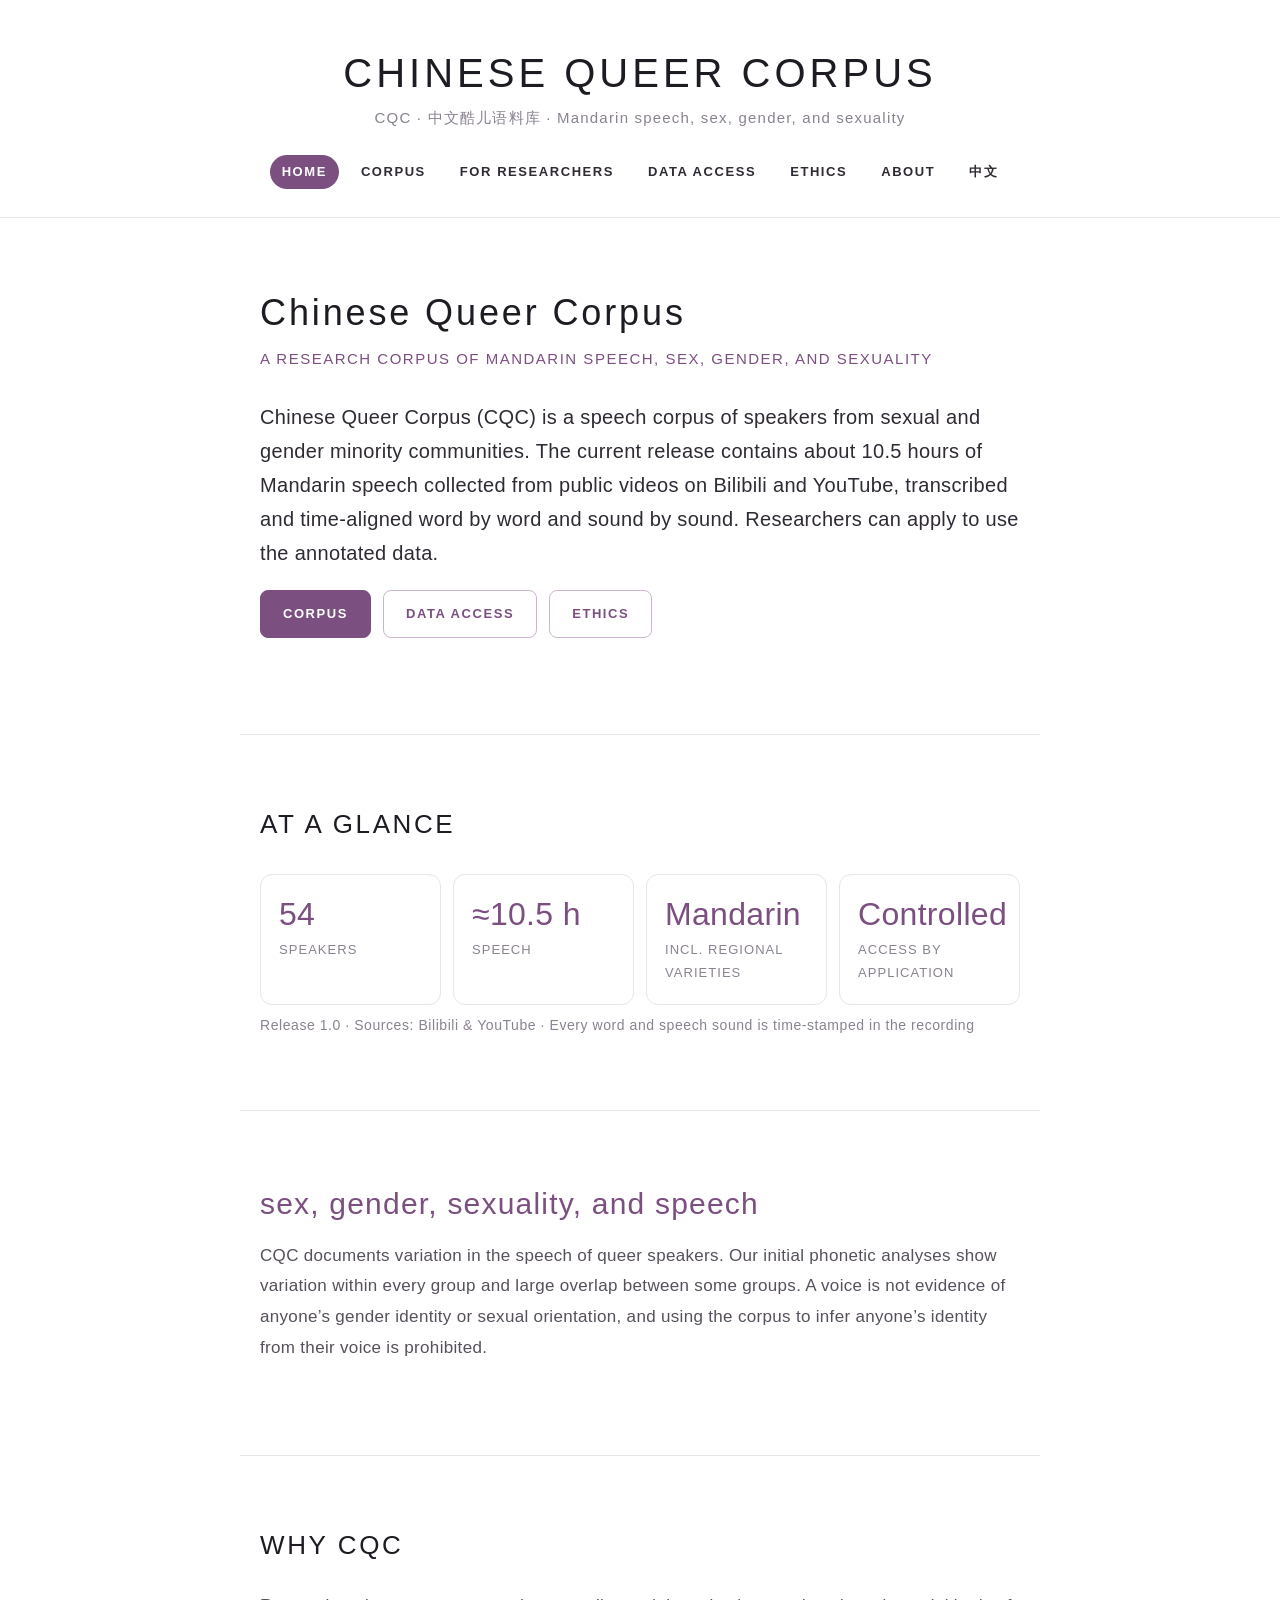
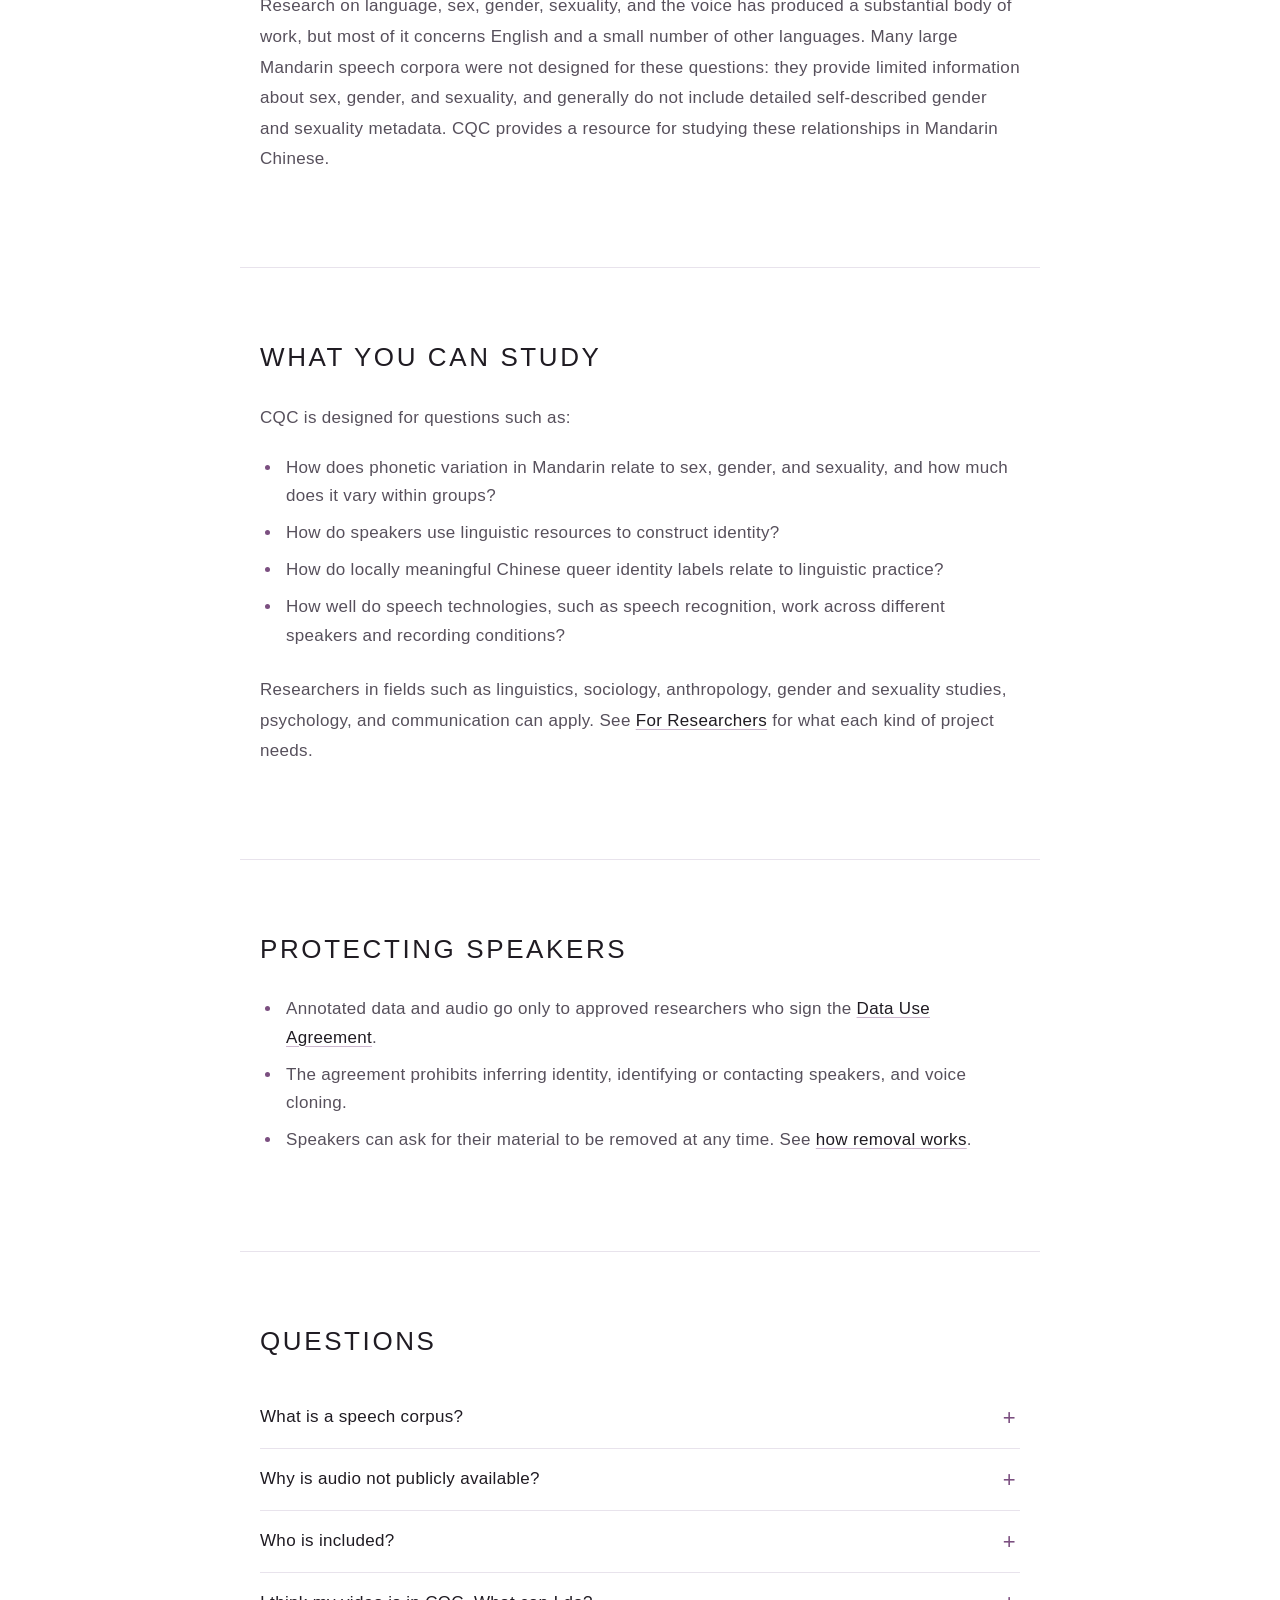
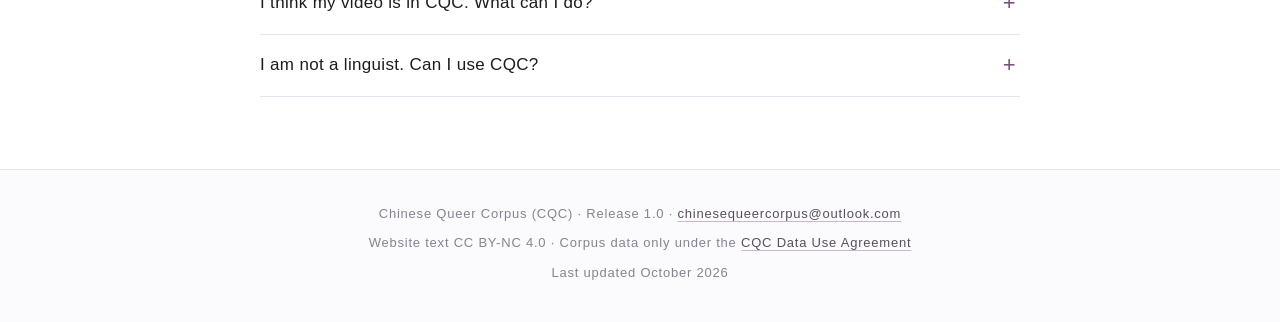
<file: index.html>
<!DOCTYPE html>
<html lang="en">
<head>
    <meta charset="UTF-8">
    <meta name="viewport" content="width=device-width, initial-scale=1.0">
    <title>Home | Chinese Queer Corpus (CQC)</title>
    <meta name="description" content="The Chinese Queer Corpus (CQC) is a Mandarin speech corpus of speakers from sexual and gender minority communities, built from public online videos in which they describe their own identities.">
    <link rel="stylesheet" href="styles.css">
</head>
<body>
    <a class="skip-link" href="#main">Skip to content</a>
    <header>
        <p class="site-title"><a href="index.html">CHINESE QUEER CORPUS</a></p>
        <p class="site-subtitle">CQC · 中文酷儿语料库 · Mandarin speech, sex, gender, and sexuality</p>
        <nav aria-label="Main">
            <ul>
                <li><a href="index.html" aria-current="page">Home</a></li>
                <li><a href="corpus.html">Corpus</a></li>
                <li><a href="research.html">For Researchers</a></li>
                <li><a href="access.html">Data Access</a></li>
                <li><a href="ethics.html">Ethics</a></li>
                <li><a href="about.html">About</a></li>
                <li><a href="zh.html">中文</a></li>
            </ul>
        </nav>
    </header>

    <main id="main">
        <section class="content-section hero">
            <h1>Chinese Queer Corpus</h1>
            <p class="tagline">A research corpus of Mandarin speech, sex, gender, and sexuality</p>
            <p class="lead">Chinese Queer Corpus (CQC) is a speech corpus of speakers from sexual and gender minority communities. The current release contains about 10.5 hours of Mandarin speech collected from public videos on Bilibili and YouTube, transcribed and time-aligned word by word and sound by sound. Researchers can apply to use the annotated data.</p>
            <div class="hero-actions">
                <a class="button" href="corpus.html">Corpus</a>
                <a class="button secondary" href="access.html">Data Access</a>
                <a class="button secondary" href="ethics.html">Ethics</a>
            </div>
        </section>

        <section class="content-section">
            <h2>At a glance</h2>
            <div class="figures">
                <div class="figure"><span class="num">54</span><span class="label">Speakers</span></div>
                <div class="figure"><span class="num">≈10.5 h</span><span class="label">Speech</span></div>
                <div class="figure"><span class="num">Mandarin</span><span class="label">Incl. regional varieties</span></div>
                <div class="figure"><span class="num">Controlled</span><span class="label">Access by application</span></div>
            </div>
            <p class="meta-line">Release 1.0 · Sources: Bilibili &amp; YouTube · Every word and speech sound is time-stamped in the recording</p>
        </section>

        <section class="content-section">
            <p class="principle">sex, gender, sexuality, and speech</p>
            <p>CQC documents variation in the speech of queer speakers. Our initial phonetic analyses show variation within every group and large overlap between some groups. A voice is not evidence of anyone’s gender identity or sexual orientation, and using the corpus to infer anyone’s identity from their voice is prohibited.</p>
        </section>

        <section class="content-section">
            <h2>Why CQC</h2>
            <p>Research on language, sex, gender, sexuality, and the voice has produced a substantial body of work, but most of it concerns English and a small number of other languages. Many large Mandarin speech corpora were not designed for these questions: they provide limited information about sex, gender, and sexuality, and generally do not include detailed self-described gender and sexuality metadata. CQC provides a resource for studying these relationships in Mandarin Chinese.</p>
        </section>

        <section class="content-section">
            <h2>What you can study</h2>
            <p>CQC is designed for questions such as:</p>
            <ul class="list">
                <li>How does phonetic variation in Mandarin relate to sex, gender, and sexuality, and how much does it vary within groups?</li>
                <li>How do speakers use linguistic resources to construct identity?</li>
                <li>How do locally meaningful Chinese queer identity labels relate to linguistic practice?</li>
                <li>How well do speech technologies, such as speech recognition, work across different speakers and recording conditions?</li>
            </ul>
            <p>Researchers in fields such as linguistics, sociology, anthropology, gender and sexuality studies, psychology, and communication can apply. See <a href="research.html">For Researchers</a> for what each kind of project needs.</p>
        </section>

        <section class="content-section">
            <h2>Protecting speakers</h2>
            <ul class="list">
                <li>Annotated data and audio go only to approved researchers who sign the <a href="agreement.html">Data Use Agreement</a>.</li>
                <li>The agreement prohibits inferring identity, identifying or contacting speakers, and voice cloning.</li>
                <li>Speakers can ask for their material to be removed at any time. See <a href="ethics.html#removal">how removal works</a>.</li>
            </ul>
        </section>

        <section class="content-section">
            <h2>Questions</h2>
            <details>
                <summary>What is a speech corpus?</summary>
                <p>A speech corpus is a collection of recorded speech, organized and annotated for research. In CQC, speech is transcribed, and each word and sound is time-stamped so that researchers can explore pronunciation, pitch, and timing.</p>
            </details>
            <details>
                <summary>Why is audio not publicly available?</summary>
                <p>Public availability does not by itself make redistribution appropriate or unrestricted. Collecting recordings into a labeled research corpus can make speakers easier to locate and analyze systematically.</p>
            </details>
            <details>
                <summary>Who is included?</summary>
                <p>Speakers who described themselves as members of sexual or gender minority communities in their own public videos on Bilibili or YouTube. We record only what speakers said about themselves, and never infer it from voice or appearance.</p>
            </details>
            <details>
                <summary>I think my video is in CQC. What can I do?</summary>
                <p>You can ask us to remove it at any time, without giving a reason. See <a href="ethics.html#removal">how to request removal</a> or the <a href="zh.html#removal">中文说明</a>.</p>
            </details>
            <details>
                <summary>I am not a linguist. Can I use CQC?</summary>
                <p>Yes. Researchers in any research field can apply. See <a href="research.html">For Researchers</a>.</p>
            </details>
        </section>
    </main>

    <footer>
        <p>Chinese Queer Corpus (CQC) · Release 1.0 · <a href="mailto:chinesequeercorpus@outlook.com">chinesequeercorpus@outlook.com</a></p>
        <p>Website text CC BY-NC 4.0 · Corpus data only under the <a href="agreement.html">CQC Data Use Agreement</a></p>
        <p>Last updated October 2026</p>
    </footer>
</body>
</html>
</file>
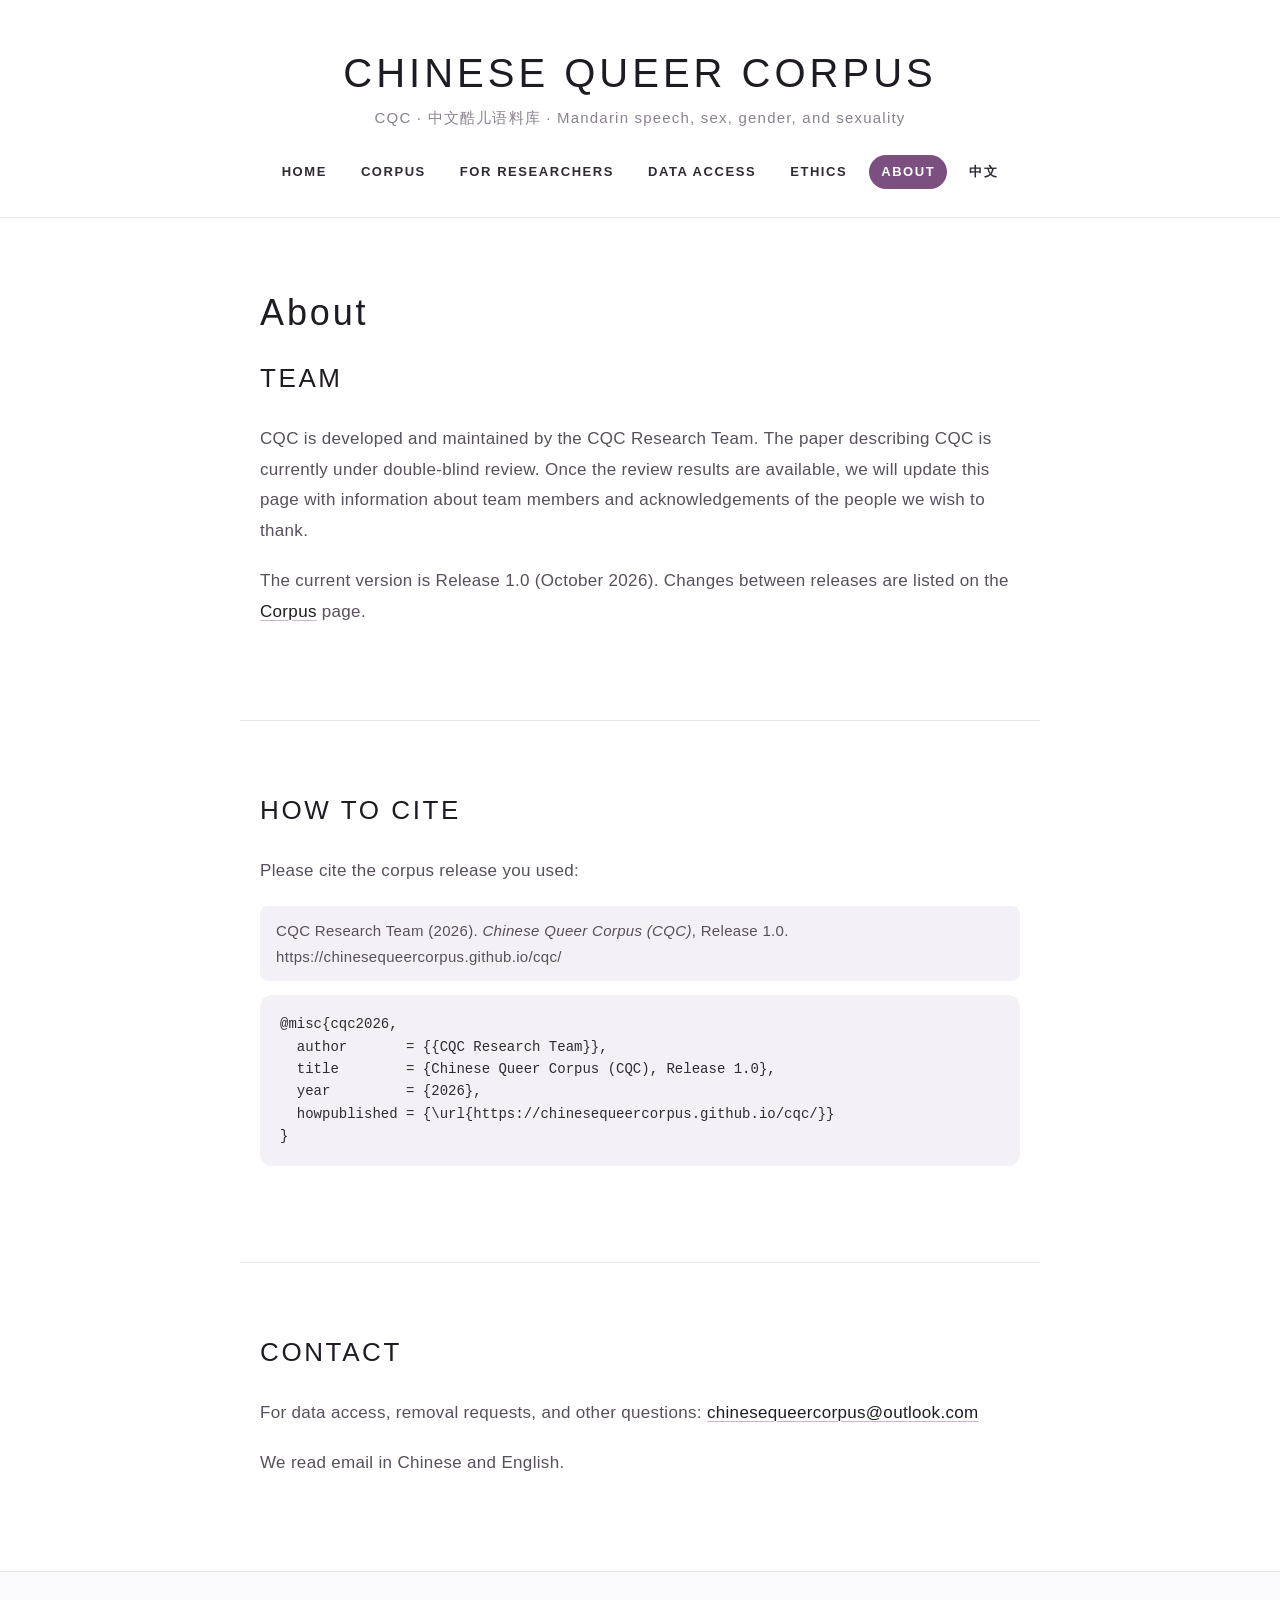
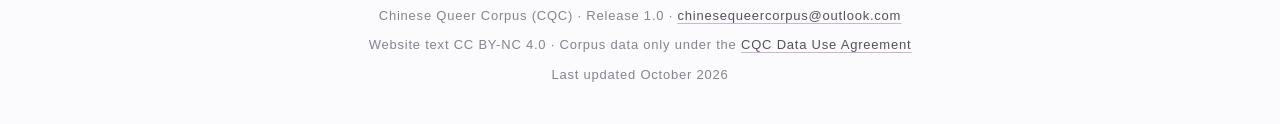
<file: about.html>
<!DOCTYPE html>
<html lang="en">
<head>
    <meta charset="UTF-8">
    <meta name="viewport" content="width=device-width, initial-scale=1.0">
    <title>About | Chinese Queer Corpus (CQC)</title>
    <meta name="description" content="The team behind the Chinese Queer Corpus, release history, how to cite it, and how to contact us.">
    <link rel="stylesheet" href="styles.css">
</head>
<body>
    <a class="skip-link" href="#main">Skip to content</a>
    <header>
        <p class="site-title"><a href="index.html">CHINESE QUEER CORPUS</a></p>
        <p class="site-subtitle">CQC · 中文酷儿语料库 · Mandarin speech, sex, gender, and sexuality</p>
        <nav aria-label="Main">
            <ul>
                <li><a href="index.html">Home</a></li>
                <li><a href="corpus.html">Corpus</a></li>
                <li><a href="research.html">For Researchers</a></li>
                <li><a href="access.html">Data Access</a></li>
                <li><a href="ethics.html">Ethics</a></li>
                <li><a href="about.html" aria-current="page">About</a></li>
                <li><a href="zh.html">中文</a></li>
            </ul>
        </nav>
    </header>

    <main id="main">
        <section class="content-section">
            <h1>About</h1>
            <h2>Team</h2>
            <p>CQC is developed and maintained by the CQC Research Team. The paper describing CQC is currently under double-blind review. Once the review results are available, we will update this page with information about team members and acknowledgements of the people we wish to thank.</p>
            <p>The current version is Release 1.0 (October 2026). Changes between releases are listed on the <a href="corpus.html#releases">Corpus</a> page.</p>
        </section>

        <section class="content-section" id="cite">
            <h2>How to cite</h2>
            <p>Please cite the corpus release you used:</p>
            <p class="pub-entry">CQC Research Team (2026). <em>Chinese Queer Corpus (CQC)</em>, Release 1.0. https://chinesequeercorpus.github.io/cqc/</p>
            <pre>@misc{cqc2026,
  author       = {{CQC Research Team}},
  title        = {Chinese Queer Corpus (CQC), Release 1.0},
  year         = {2026},
  howpublished = {\url{https://chinesequeercorpus.github.io/cqc/}}
}</pre>
        </section>

        <section class="content-section">
            <h2>Contact</h2>
            <p>For data access, removal requests, and other questions: <a href="mailto:chinesequeercorpus@outlook.com">chinesequeercorpus@outlook.com</a></p>
            <p>We read email in Chinese and English.</p>
        </section>
    </main>

    <footer>
        <p>Chinese Queer Corpus (CQC) · Release 1.0 · <a href="mailto:chinesequeercorpus@outlook.com">chinesequeercorpus@outlook.com</a></p>
        <p>Website text CC BY-NC 4.0 · Corpus data only under the <a href="agreement.html">CQC Data Use Agreement</a></p>
        <p>Last updated October 2026</p>
    </footer>
</body>
</html>
</file>
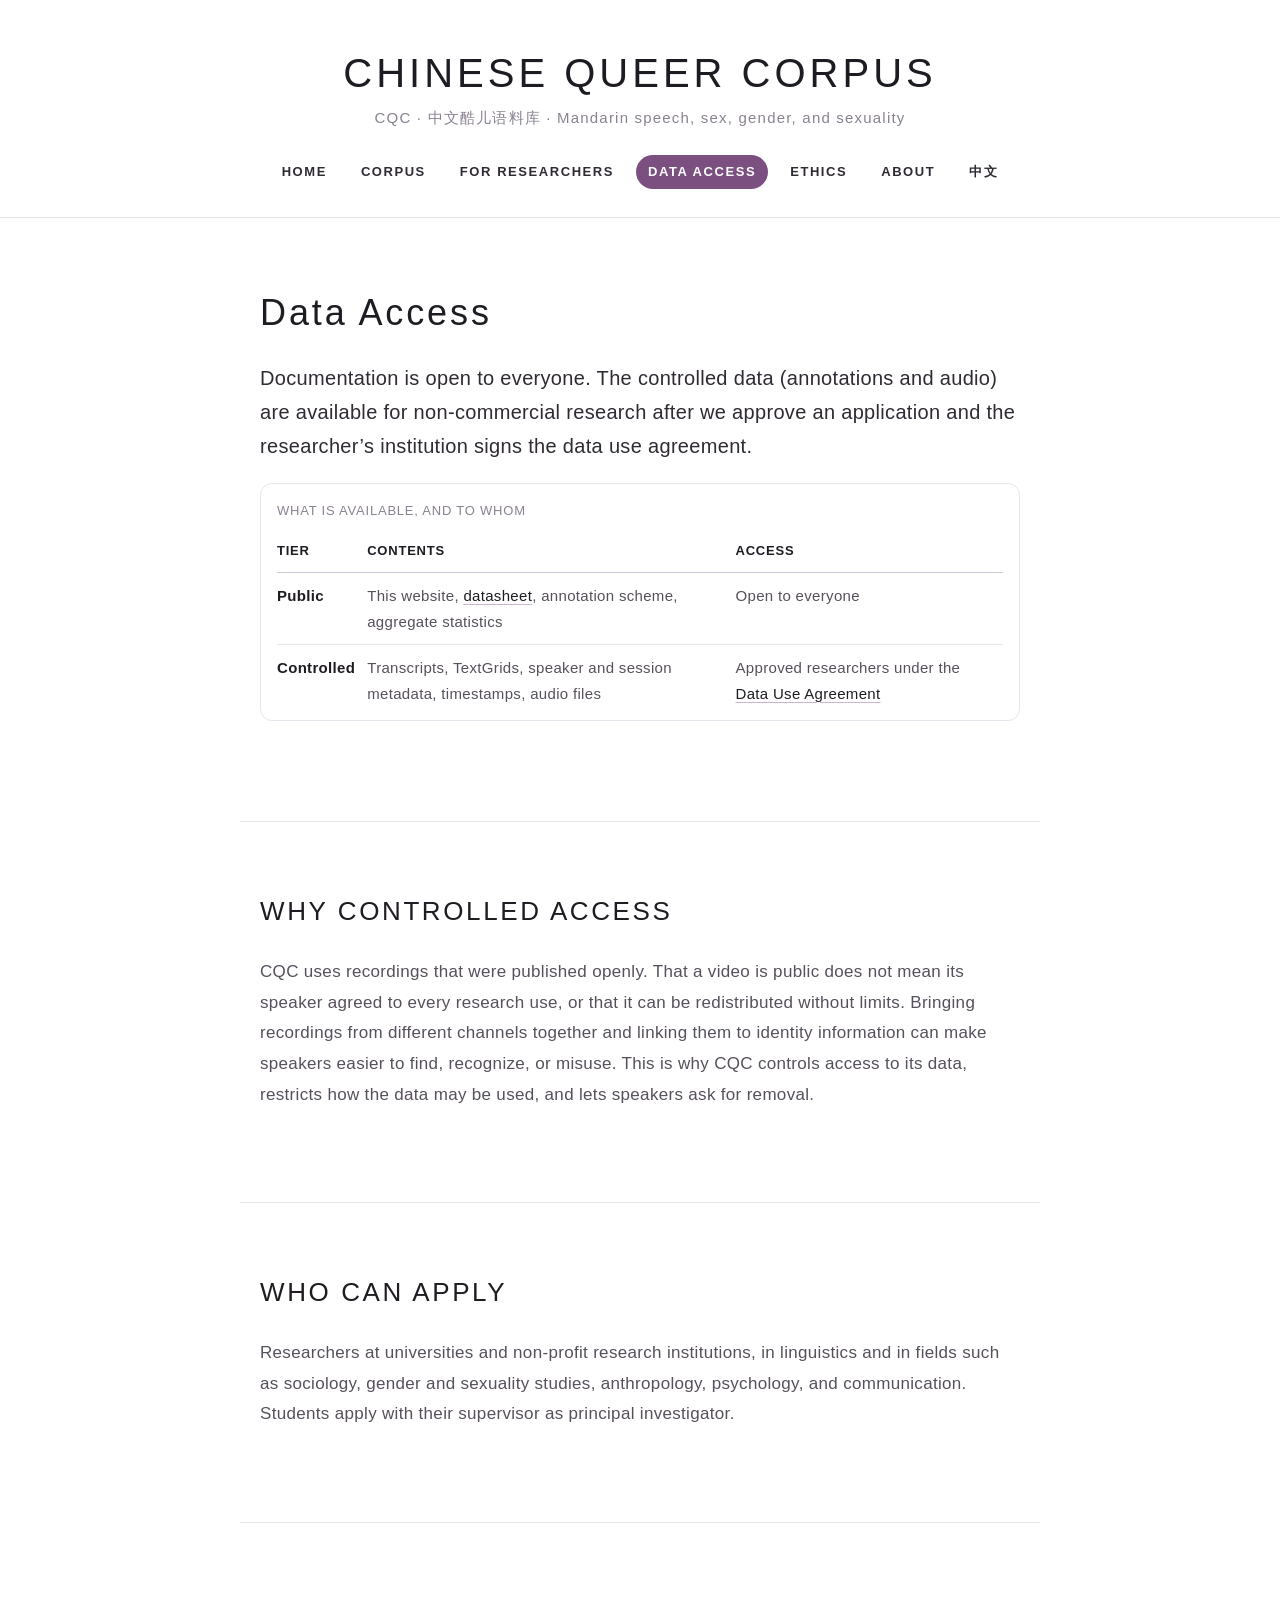
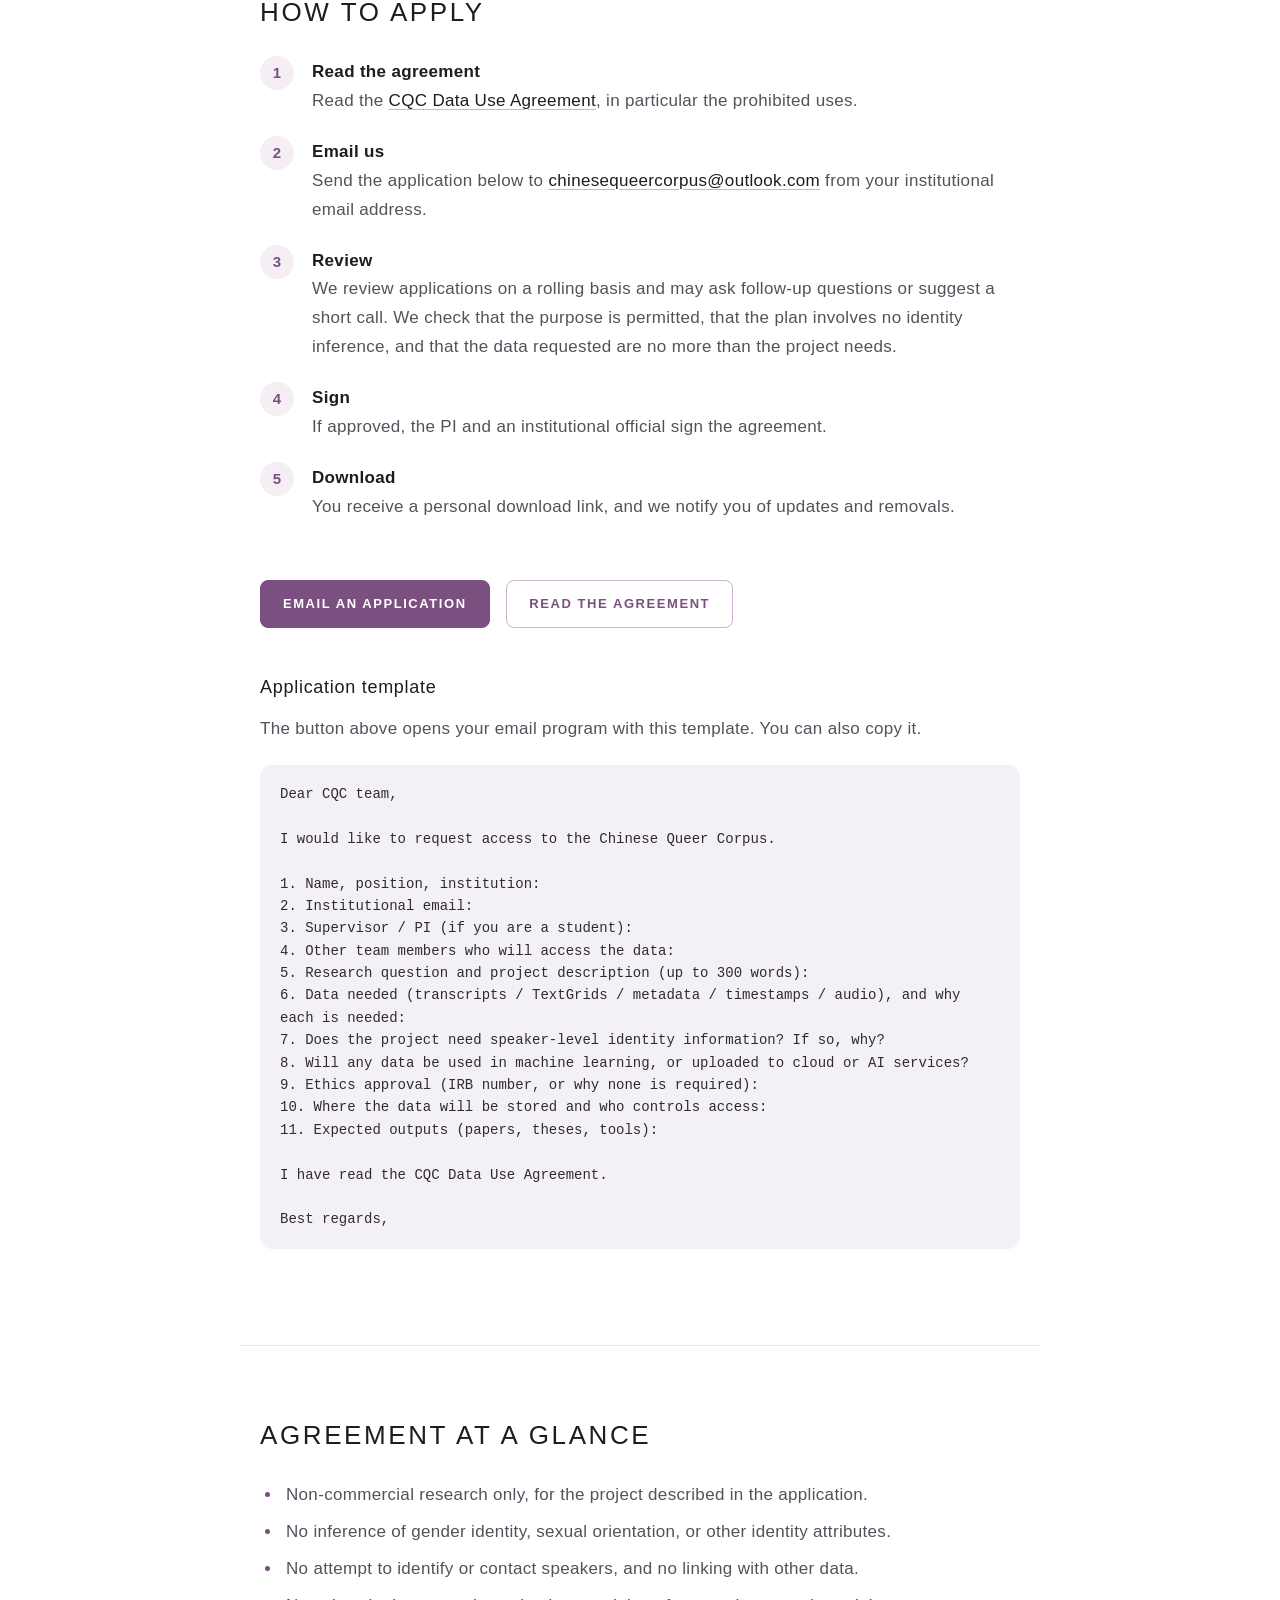
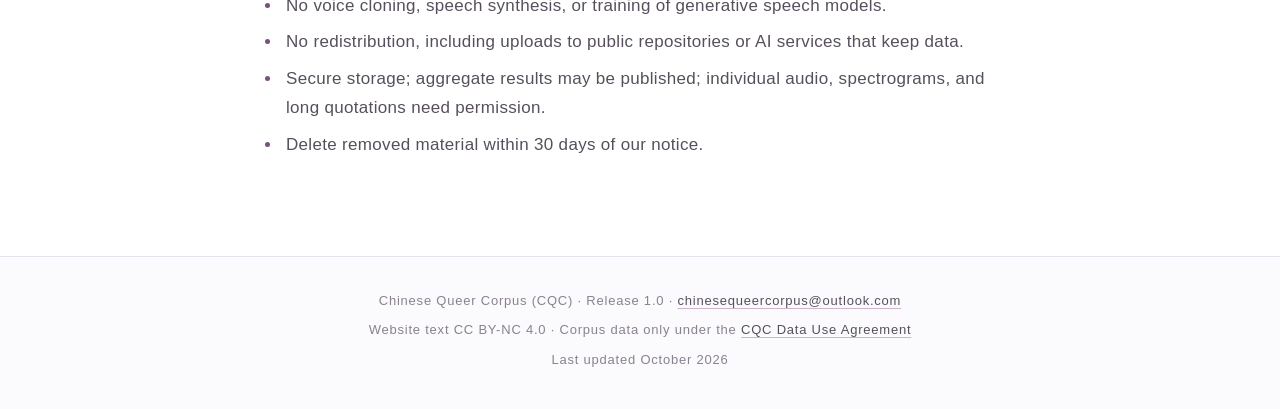
<file: access.html>
<!DOCTYPE html>
<html lang="en">
<head>
    <meta charset="UTF-8">
    <meta name="viewport" content="width=device-width, initial-scale=1.0">
    <title>Data Access | Chinese Queer Corpus (CQC)</title>
    <meta name="description" content="How researchers can request access to the Chinese Queer Corpus under its data use agreement.">
    <link rel="stylesheet" href="styles.css">
</head>
<body>
    <a class="skip-link" href="#main">Skip to content</a>
    <header>
        <p class="site-title"><a href="index.html">CHINESE QUEER CORPUS</a></p>
        <p class="site-subtitle">CQC · 中文酷儿语料库 · Mandarin speech, sex, gender, and sexuality</p>
        <nav aria-label="Main">
            <ul>
                <li><a href="index.html">Home</a></li>
                <li><a href="corpus.html">Corpus</a></li>
                <li><a href="research.html">For Researchers</a></li>
                <li><a href="access.html" aria-current="page">Data Access</a></li>
                <li><a href="ethics.html">Ethics</a></li>
                <li><a href="about.html">About</a></li>
                <li><a href="zh.html">中文</a></li>
            </ul>
        </nav>
    </header>

    <main id="main">
        <section class="content-section">
            <h1>Data Access</h1>
            <p class="lead">Documentation is open to everyone. The controlled data (annotations and audio) are available for non-commercial research after we approve an application and the researcher’s institution signs the data use agreement.</p>
            <div class="table-wrap">
                <table>
                    <caption>What is available, and to whom</caption>
                    <thead><tr><th>Tier</th><th>Contents</th><th>Access</th></tr></thead>
                    <tbody>
                        <tr><td><strong>Public</strong></td><td>This website, <a href="datasheet.html">datasheet</a>, annotation scheme, aggregate statistics</td><td>Open to everyone</td></tr>
                        <tr><td><strong>Controlled</strong></td><td>Transcripts, TextGrids, speaker and session metadata, timestamps, audio files</td><td>Approved researchers under the <a href="agreement.html">Data Use Agreement</a></td></tr>
                    </tbody>
                </table>
            </div>
        </section>

        <section class="content-section">
            <h2>Why controlled access</h2>
            <p>CQC uses recordings that were published openly. That a video is public does not mean its speaker agreed to every research use, or that it can be redistributed without limits. Bringing recordings from different channels together and linking them to identity information can make speakers easier to find, recognize, or misuse. This is why CQC controls access to its data, restricts how the data may be used, and lets speakers ask for removal.</p>
        </section>

        <section class="content-section">
            <h2>Who can apply</h2>
            <p>Researchers at universities and non-profit research institutions, in linguistics and in fields such as sociology, gender and sexuality studies, anthropology, psychology, and communication. Students apply with their supervisor as principal investigator.</p>
        </section>


        <section class="content-section">
            <h2>How to apply</h2>
            <ol class="steps">
                <li><strong>Read the agreement</strong>Read the <a href="agreement.html">CQC Data Use Agreement</a>, in particular the prohibited uses.</li>
                <li><strong>Email us</strong>Send the application below to <a href="mailto:chinesequeercorpus@outlook.com">chinesequeercorpus@outlook.com</a> from your institutional email address.</li>
                <li><strong>Review</strong>We review applications on a rolling basis and may ask follow-up questions or suggest a short call. We check that the purpose is permitted, that the plan involves no identity inference, and that the data requested are no more than the project needs.</li>
                <li><strong>Sign</strong>If approved, the PI and an institutional official sign the agreement.</li>
                <li><strong>Download</strong>You receive a personal download link, and we notify you of updates and removals.</li>
            </ol>
            <a class="button" href="mailto:chinesequeercorpus@outlook.com?subject=CQC%20data%20access%20request&body=Dear%20CQC%20team%2C%0A%0AI%20would%20like%20to%20request%20access%20to%20the%20Chinese%20Queer%20Corpus.%0A%0A1.%20Name%2C%20position%2C%20institution%3A%0A2.%20Institutional%20email%3A%0A3.%20Supervisor%20/%20PI%20%28if%20you%20are%20a%20student%29%3A%0A4.%20Other%20team%20members%20who%20will%20access%20the%20data%3A%0A5.%20Research%20question%20and%20project%20description%20%28up%20to%20300%20words%29%3A%0A6.%20Data%20needed%20%28transcripts%20/%20TextGrids%20/%20metadata%20/%20timestamps%20/%20audio%29%2C%20and%20why%20each%20is%20needed%3A%0A7.%20Does%20the%20project%20need%20speaker-level%20identity%20information%3F%20If%20so%2C%20why%3F%0A8.%20Will%20any%20data%20be%20used%20in%20machine%20learning%2C%20or%20uploaded%20to%20cloud%20or%20AI%20services%3F%0A9.%20Ethics%20approval%20%28IRB%20number%2C%20or%20why%20none%20is%20required%29%3A%0A10.%20Where%20the%20data%20will%20be%20stored%20and%20who%20controls%20access%3A%0A11.%20Expected%20outputs%20%28papers%2C%20theses%2C%20tools%29%3A%0A%0AI%20have%20read%20the%20CQC%20Data%20Use%20Agreement.%0A%0ABest%20regards%2C%0A">Email an application</a>
            <a class="button secondary" href="agreement.html">Read the agreement</a>
            <h3>Application template</h3>
            <p>The button above opens your email program with this template. You can also copy it.</p>
            <pre>Dear CQC team,

I would like to request access to the Chinese Queer Corpus.

1. Name, position, institution:
2. Institutional email:
3. Supervisor / PI (if you are a student):
4. Other team members who will access the data:
5. Research question and project description (up to 300 words):
6. Data needed (transcripts / TextGrids / metadata / timestamps / audio), and why each is needed:
7. Does the project need speaker-level identity information? If so, why?
8. Will any data be used in machine learning, or uploaded to cloud or AI services?
9. Ethics approval (IRB number, or why none is required):
10. Where the data will be stored and who controls access:
11. Expected outputs (papers, theses, tools):

I have read the CQC Data Use Agreement.

Best regards,
</pre>
        </section>

        <section class="content-section">
            <h2>Agreement at a glance</h2>
            <ul class="list">
                <li>Non-commercial research only, for the project described in the application.</li>
                <li>No inference of gender identity, sexual orientation, or other identity attributes.</li>
                <li>No attempt to identify or contact speakers, and no linking with other data.</li>
                <li>No voice cloning, speech synthesis, or training of generative speech models.</li>
                <li>No redistribution, including uploads to public repositories or AI services that keep data.</li>
                <li>Secure storage; aggregate results may be published; individual audio, spectrograms, and long quotations need permission.</li>
                <li>Delete removed material within 30 days of our notice.</li>
            </ul>
        </section>
    </main>

    <footer>
        <p>Chinese Queer Corpus (CQC) · Release 1.0 · <a href="mailto:chinesequeercorpus@outlook.com">chinesequeercorpus@outlook.com</a></p>
        <p>Website text CC BY-NC 4.0 · Corpus data only under the <a href="agreement.html">CQC Data Use Agreement</a></p>
        <p>Last updated October 2026</p>
    </footer>
</body>
</html>
</file>
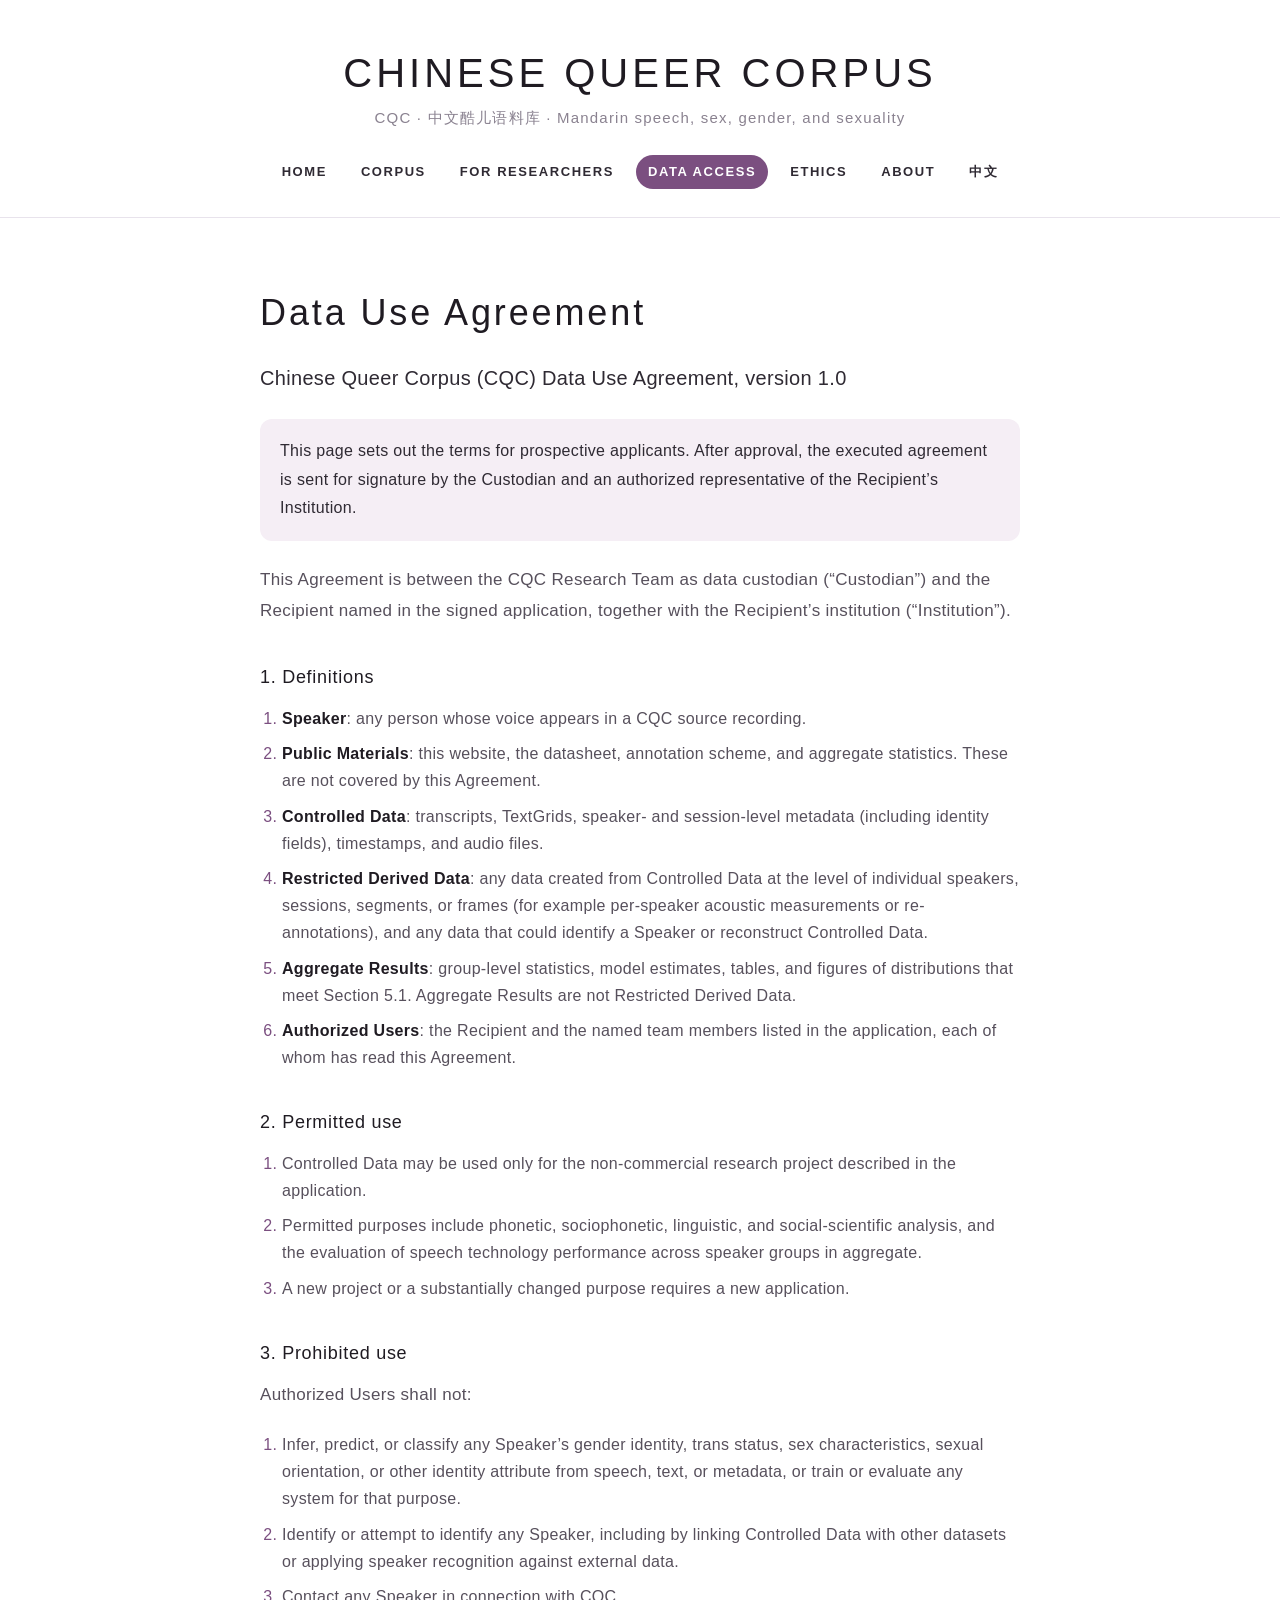
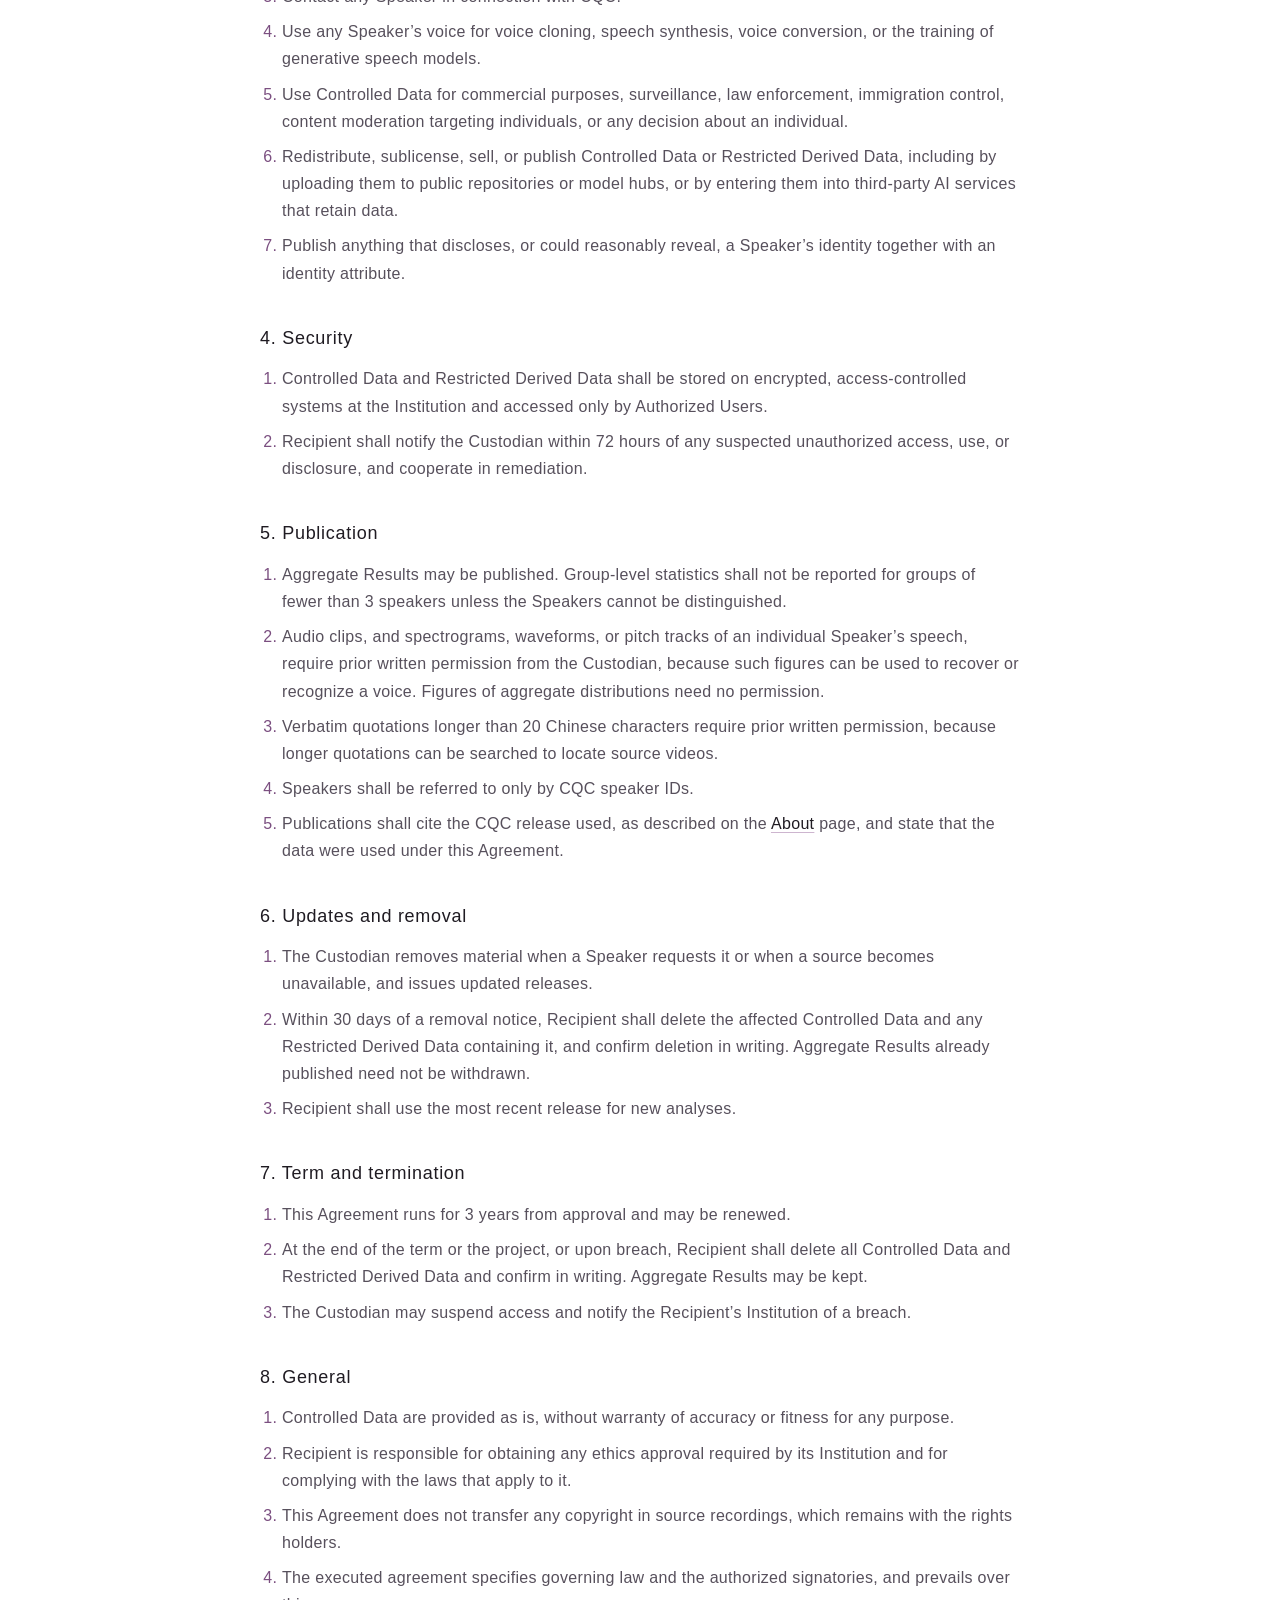
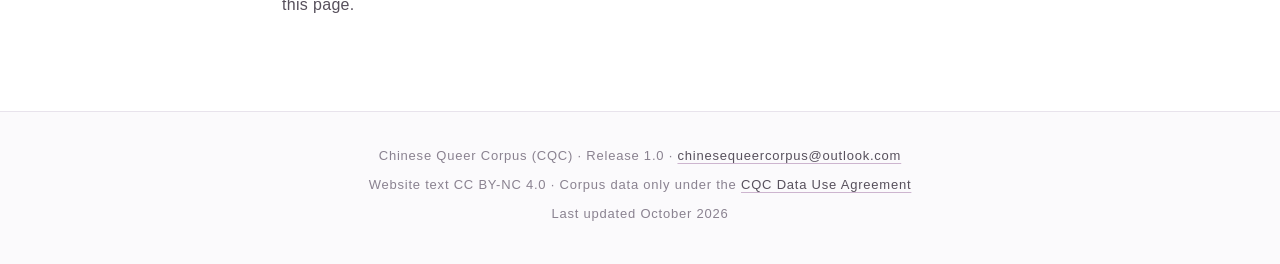
<file: agreement.html>
<!DOCTYPE html>
<html lang="en">
<head>
    <meta charset="UTF-8">
    <meta name="viewport" content="width=device-width, initial-scale=1.0">
    <title>Data Use Agreement | Chinese Queer Corpus (CQC)</title>
    <meta name="description" content="Terms of the Chinese Queer Corpus Data Use Agreement.">
    <link rel="stylesheet" href="styles.css">
</head>
<body>
    <a class="skip-link" href="#main">Skip to content</a>
    <header>
        <p class="site-title"><a href="index.html">CHINESE QUEER CORPUS</a></p>
        <p class="site-subtitle">CQC · 中文酷儿语料库 · Mandarin speech, sex, gender, and sexuality</p>
        <nav aria-label="Main">
            <ul>
                <li><a href="index.html">Home</a></li>
                <li><a href="corpus.html">Corpus</a></li>
                <li><a href="research.html">For Researchers</a></li>
                <li><a href="access.html" aria-current="true">Data Access</a></li>
                <li><a href="ethics.html">Ethics</a></li>
                <li><a href="about.html">About</a></li>
                <li><a href="zh.html">中文</a></li>
            </ul>
        </nav>
    </header>

    <main id="main">
        <section class="content-section agreement">
            <h1>Data Use Agreement</h1>
            <p class="lead">Chinese Queer Corpus (CQC) Data Use Agreement, version 1.0</p>
            <div class="note"><p>This page sets out the terms for prospective applicants. After approval, the executed agreement is sent for signature by the Custodian and an authorized representative of the Recipient’s Institution.</p></div>
            <p>This Agreement is between the CQC Research Team as data custodian (“Custodian”) and the Recipient named in the signed application, together with the Recipient’s institution (“Institution”).</p>

            <h3>1. Definitions</h3>
            <ol>
                <li><strong>Speaker</strong>: any person whose voice appears in a CQC source recording.</li>
                <li><strong>Public Materials</strong>: this website, the datasheet, annotation scheme, and aggregate statistics. These are not covered by this Agreement.</li>
                <li><strong>Controlled Data</strong>: transcripts, TextGrids, speaker- and session-level metadata (including identity fields), timestamps, and audio files.</li>
                <li><strong>Restricted Derived Data</strong>: any data created from Controlled Data at the level of individual speakers, sessions, segments, or frames (for example per-speaker acoustic measurements or re-annotations), and any data that could identify a Speaker or reconstruct Controlled Data.</li>
                <li><strong>Aggregate Results</strong>: group-level statistics, model estimates, tables, and figures of distributions that meet Section 5.1. Aggregate Results are not Restricted Derived Data.</li>
                <li><strong>Authorized Users</strong>: the Recipient and the named team members listed in the application, each of whom has read this Agreement.</li>
            </ol>

            <h3>2. Permitted use</h3>
            <ol>
                <li>Controlled Data may be used only for the non-commercial research project described in the application.</li>
                <li>Permitted purposes include phonetic, sociophonetic, linguistic, and social-scientific analysis, and the evaluation of speech technology performance across speaker groups in aggregate.</li>
                <li>A new project or a substantially changed purpose requires a new application.</li>
            </ol>

            <h3>3. Prohibited use</h3>
            <p>Authorized Users shall not:</p>
            <ol>
                <li>Infer, predict, or classify any Speaker’s gender identity, trans status, sex characteristics, sexual orientation, or other identity attribute from speech, text, or metadata, or train or evaluate any system for that purpose.</li>
                <li>Identify or attempt to identify any Speaker, including by linking Controlled Data with other datasets or applying speaker recognition against external data.</li>
                <li>Contact any Speaker in connection with CQC.</li>
                <li>Use any Speaker’s voice for voice cloning, speech synthesis, voice conversion, or the training of generative speech models.</li>
                <li>Use Controlled Data for commercial purposes, surveillance, law enforcement, immigration control, content moderation targeting individuals, or any decision about an individual.</li>
                <li>Redistribute, sublicense, sell, or publish Controlled Data or Restricted Derived Data, including by uploading them to public repositories or model hubs, or by entering them into third-party AI services that retain data.</li>
                <li>Publish anything that discloses, or could reasonably reveal, a Speaker’s identity together with an identity attribute.</li>
            </ol>

            <h3>4. Security</h3>
            <ol>
                <li>Controlled Data and Restricted Derived Data shall be stored on encrypted, access-controlled systems at the Institution and accessed only by Authorized Users.</li>
                <li>Recipient shall notify the Custodian within 72 hours of any suspected unauthorized access, use, or disclosure, and cooperate in remediation.</li>
            </ol>

            <h3>5. Publication</h3>
            <ol>
                <li>Aggregate Results may be published. Group-level statistics shall not be reported for groups of fewer than 3 speakers unless the Speakers cannot be distinguished.</li>
                <li>Audio clips, and spectrograms, waveforms, or pitch tracks of an individual Speaker’s speech, require prior written permission from the Custodian, because such figures can be used to recover or recognize a voice. Figures of aggregate distributions need no permission.</li>
                <li>Verbatim quotations longer than 20 Chinese characters require prior written permission, because longer quotations can be searched to locate source videos.</li>
                <li>Speakers shall be referred to only by CQC speaker IDs.</li>
                <li>Publications shall cite the CQC release used, as described on the <a href="about.html#cite">About</a> page, and state that the data were used under this Agreement.</li>
            </ol>

            <h3>6. Updates and removal</h3>
            <ol>
                <li>The Custodian removes material when a Speaker requests it or when a source becomes unavailable, and issues updated releases.</li>
                <li>Within 30 days of a removal notice, Recipient shall delete the affected Controlled Data and any Restricted Derived Data containing it, and confirm deletion in writing. Aggregate Results already published need not be withdrawn.</li>
                <li>Recipient shall use the most recent release for new analyses.</li>
            </ol>

            <h3>7. Term and termination</h3>
            <ol>
                <li>This Agreement runs for 3 years from approval and may be renewed.</li>
                <li>At the end of the term or the project, or upon breach, Recipient shall delete all Controlled Data and Restricted Derived Data and confirm in writing. Aggregate Results may be kept.</li>
                <li>The Custodian may suspend access and notify the Recipient’s Institution of a breach.</li>
            </ol>

            <h3>8. General</h3>
            <ol>
                <li>Controlled Data are provided as is, without warranty of accuracy or fitness for any purpose.</li>
                <li>Recipient is responsible for obtaining any ethics approval required by its Institution and for complying with the laws that apply to it.</li>
                <li>This Agreement does not transfer any copyright in source recordings, which remains with the rights holders.</li>
                <li>The executed agreement specifies governing law and the authorized signatories, and prevails over this page.</li>
            </ol>
        </section>
    </main>

    <footer>
        <p>Chinese Queer Corpus (CQC) · Release 1.0 · <a href="mailto:chinesequeercorpus@outlook.com">chinesequeercorpus@outlook.com</a></p>
        <p>Website text CC BY-NC 4.0 · Corpus data only under the <a href="agreement.html">CQC Data Use Agreement</a></p>
        <p>Last updated October 2026</p>
    </footer>
</body>
</html>
</file>
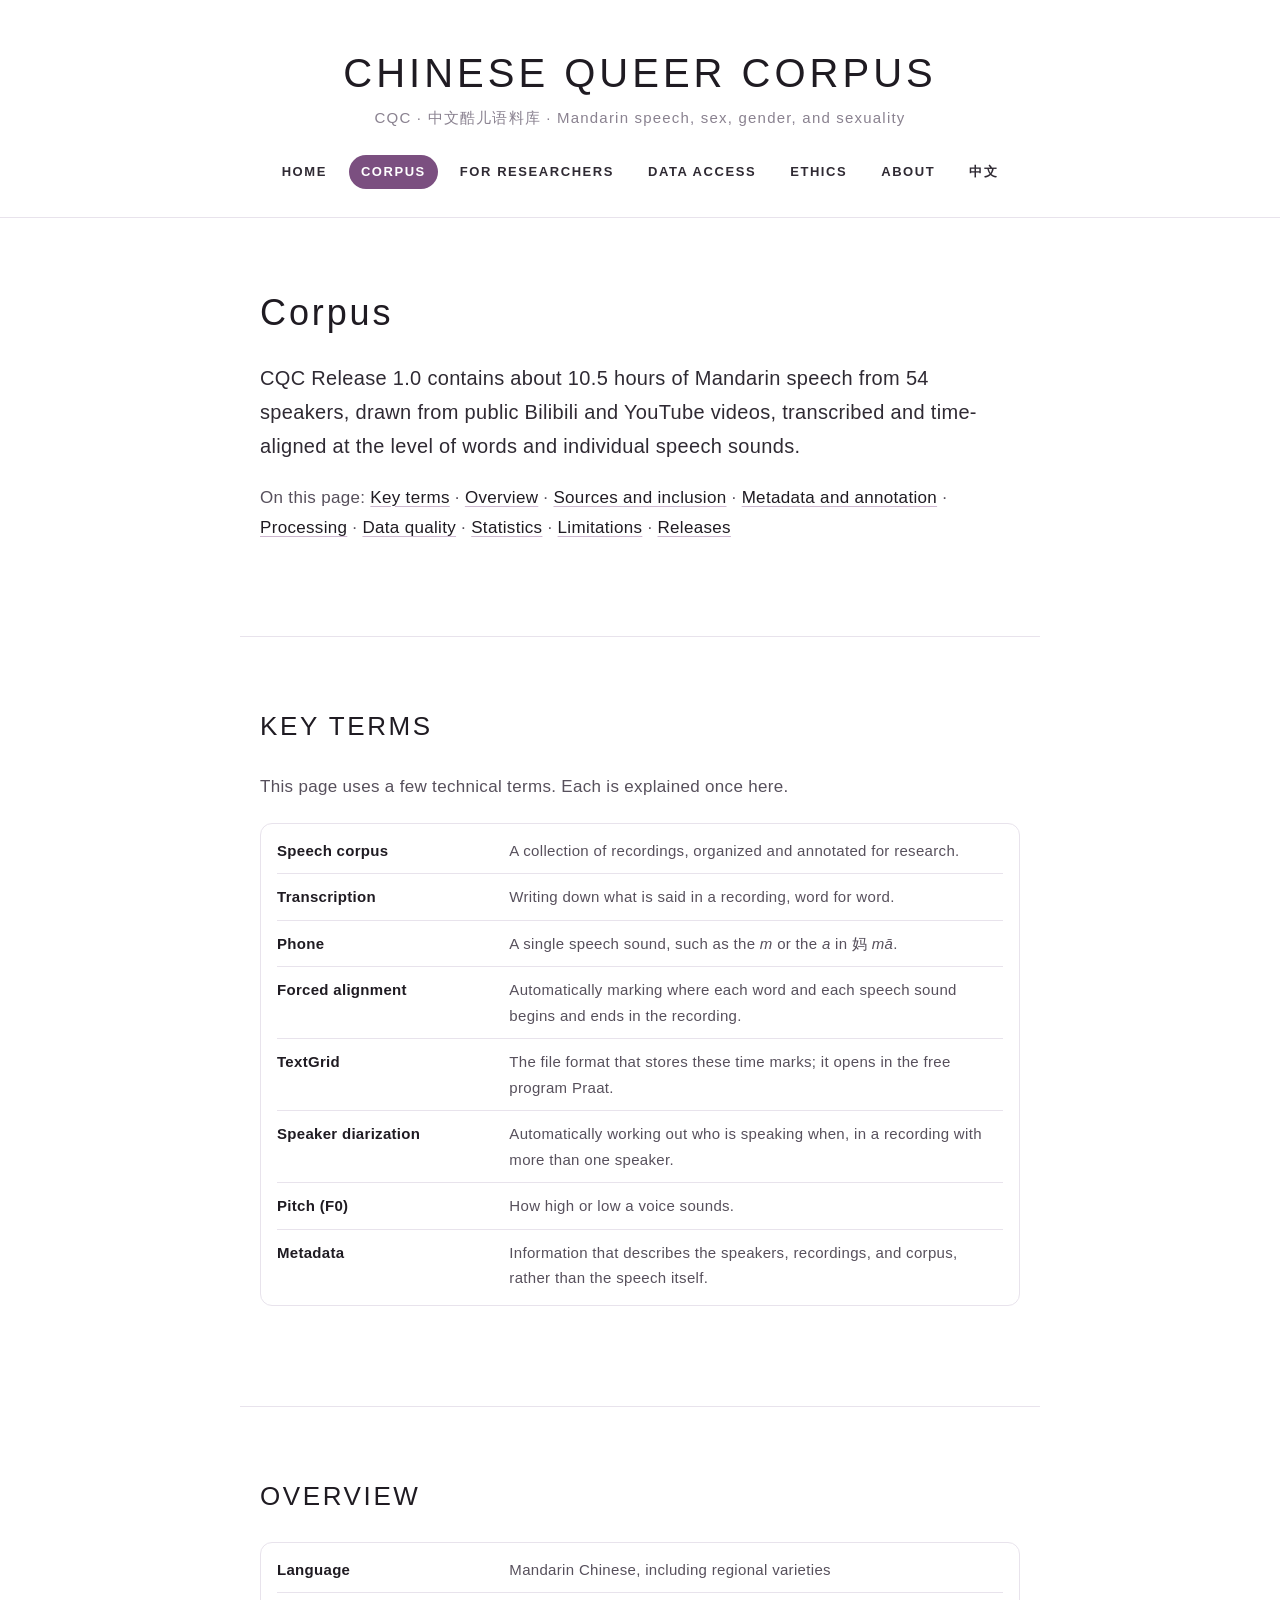
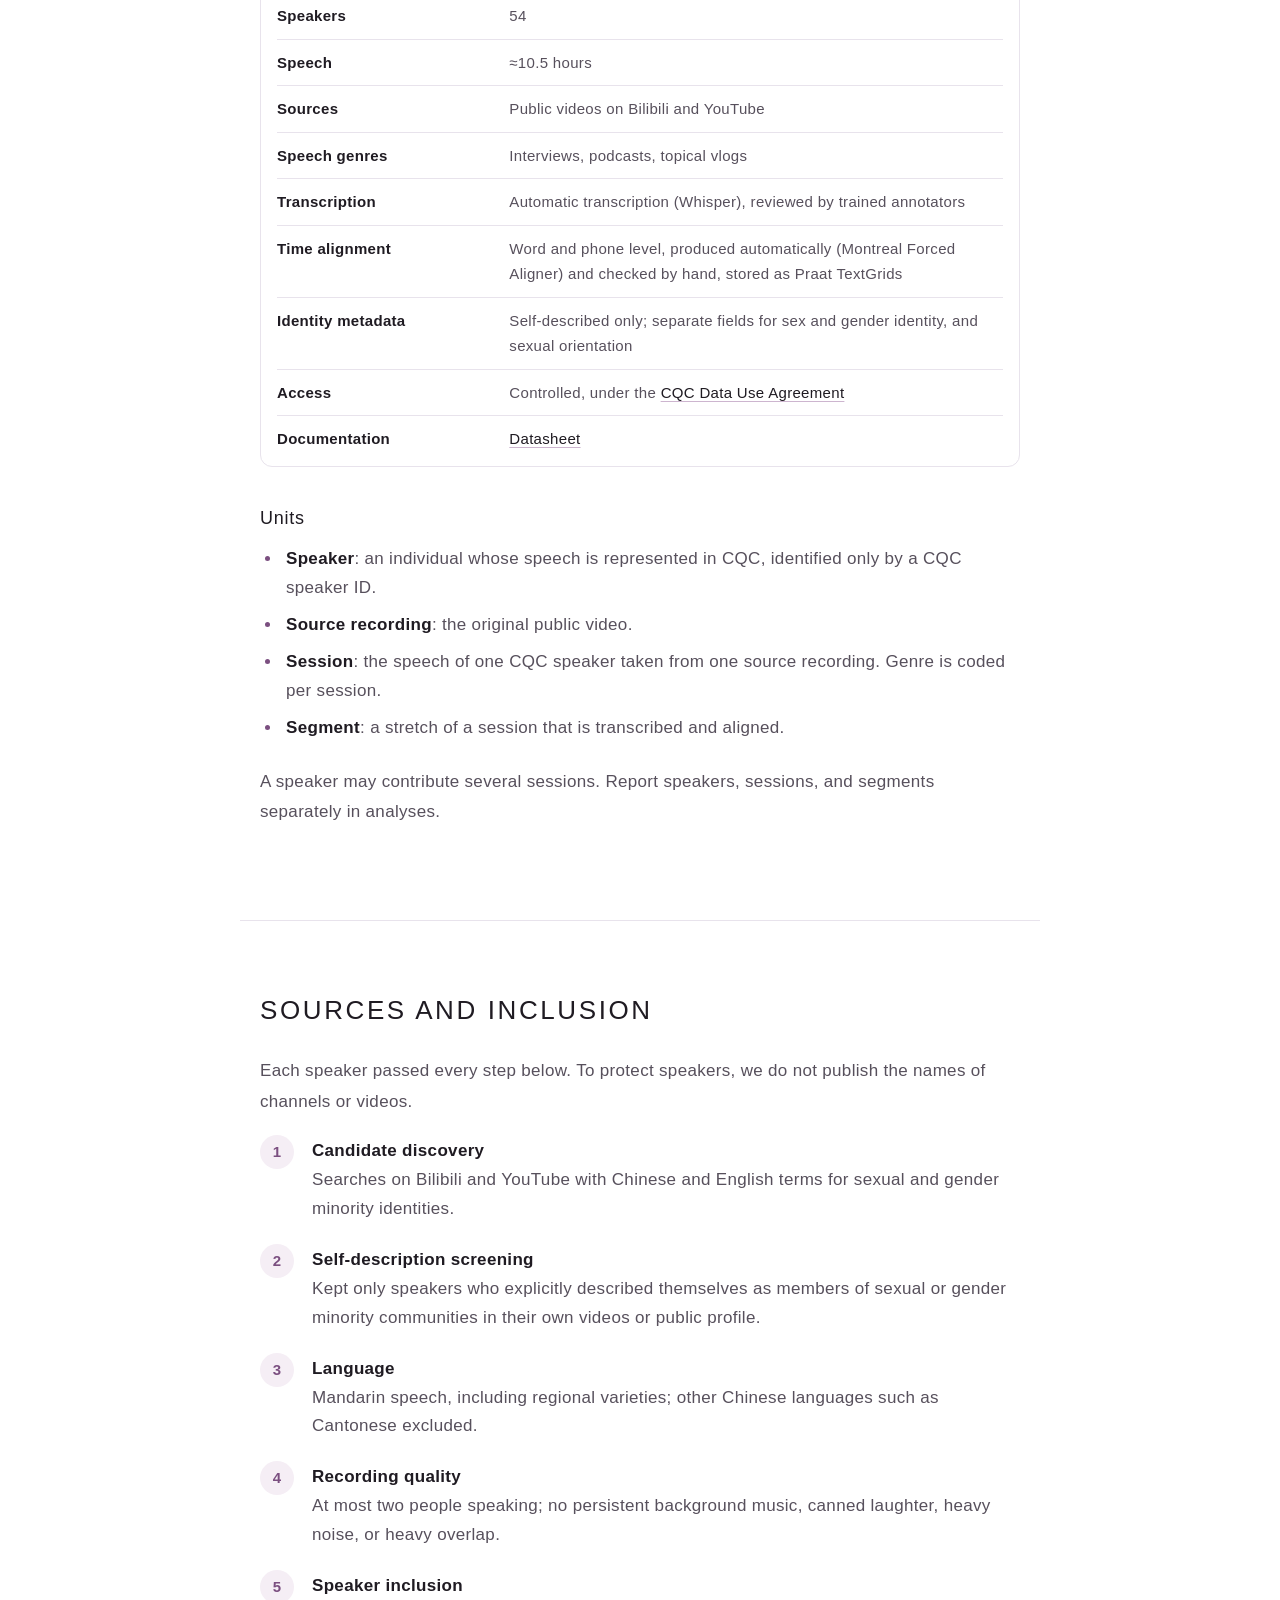
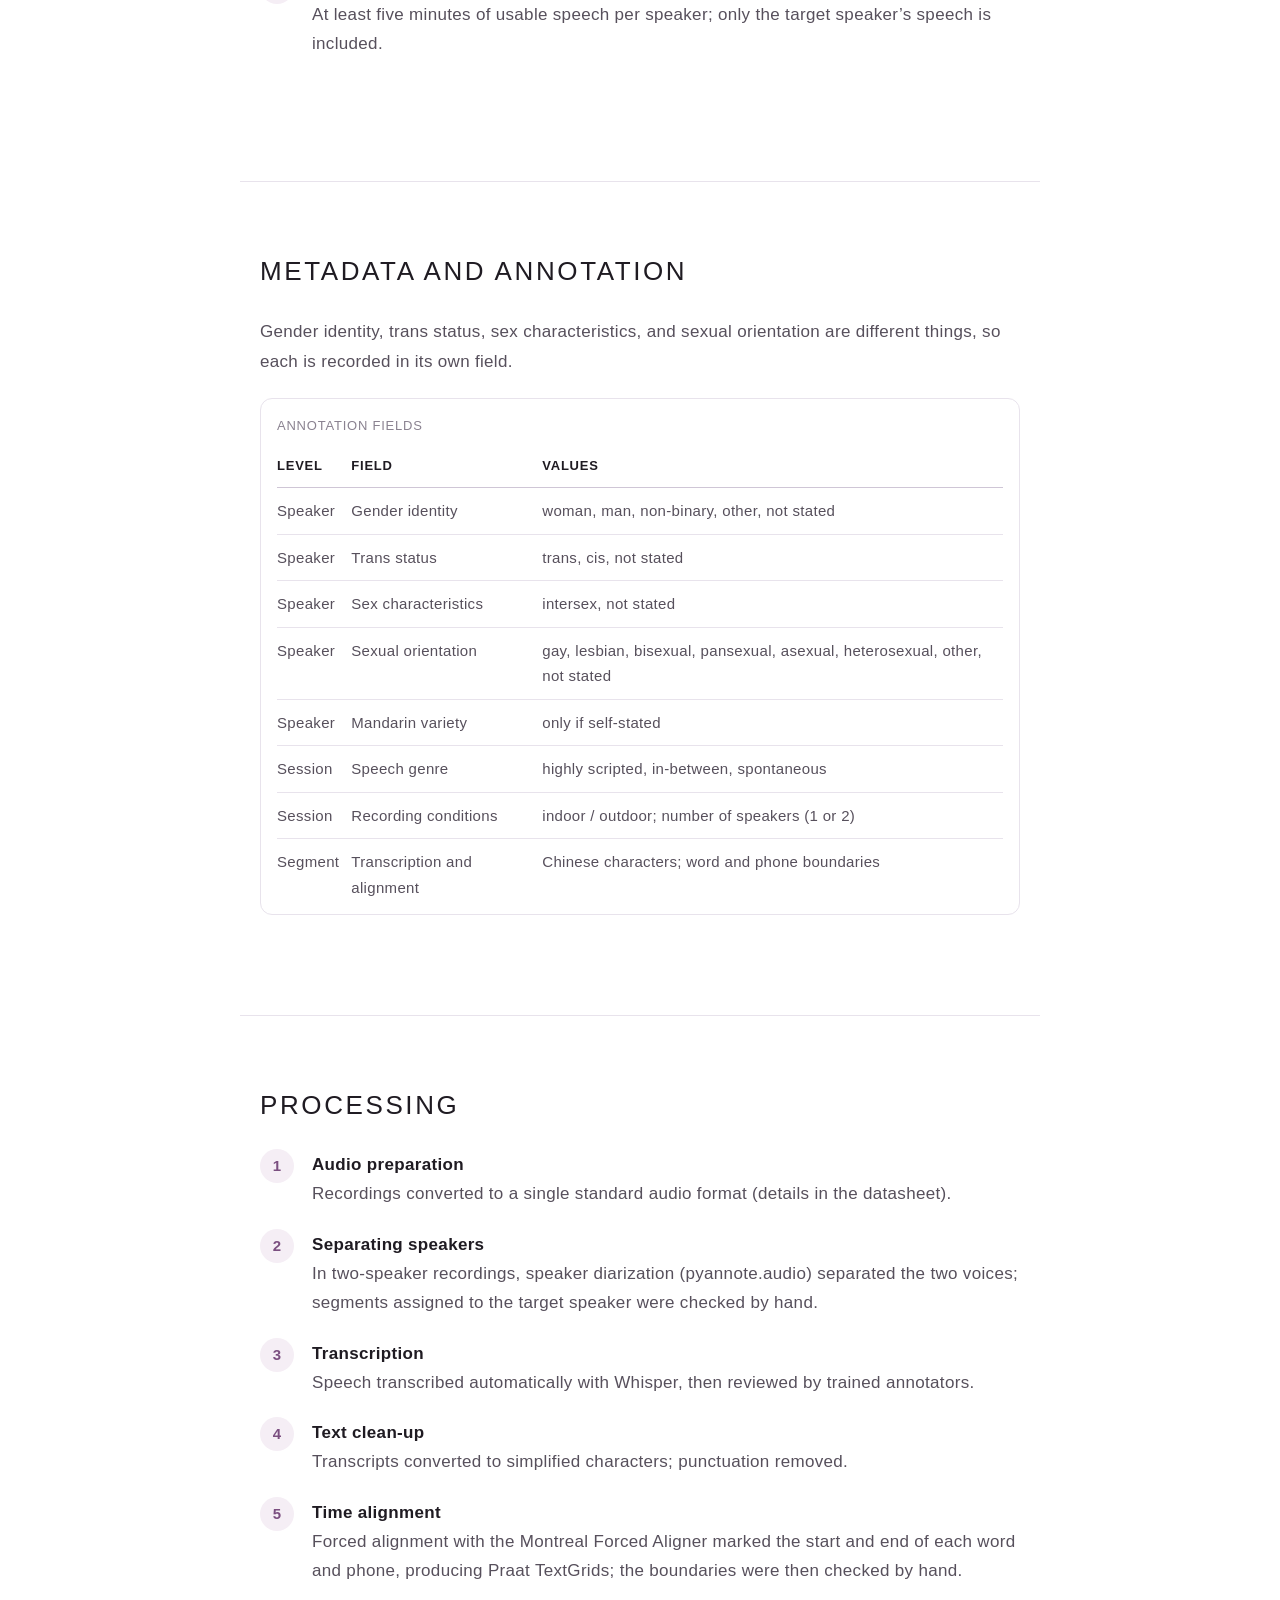
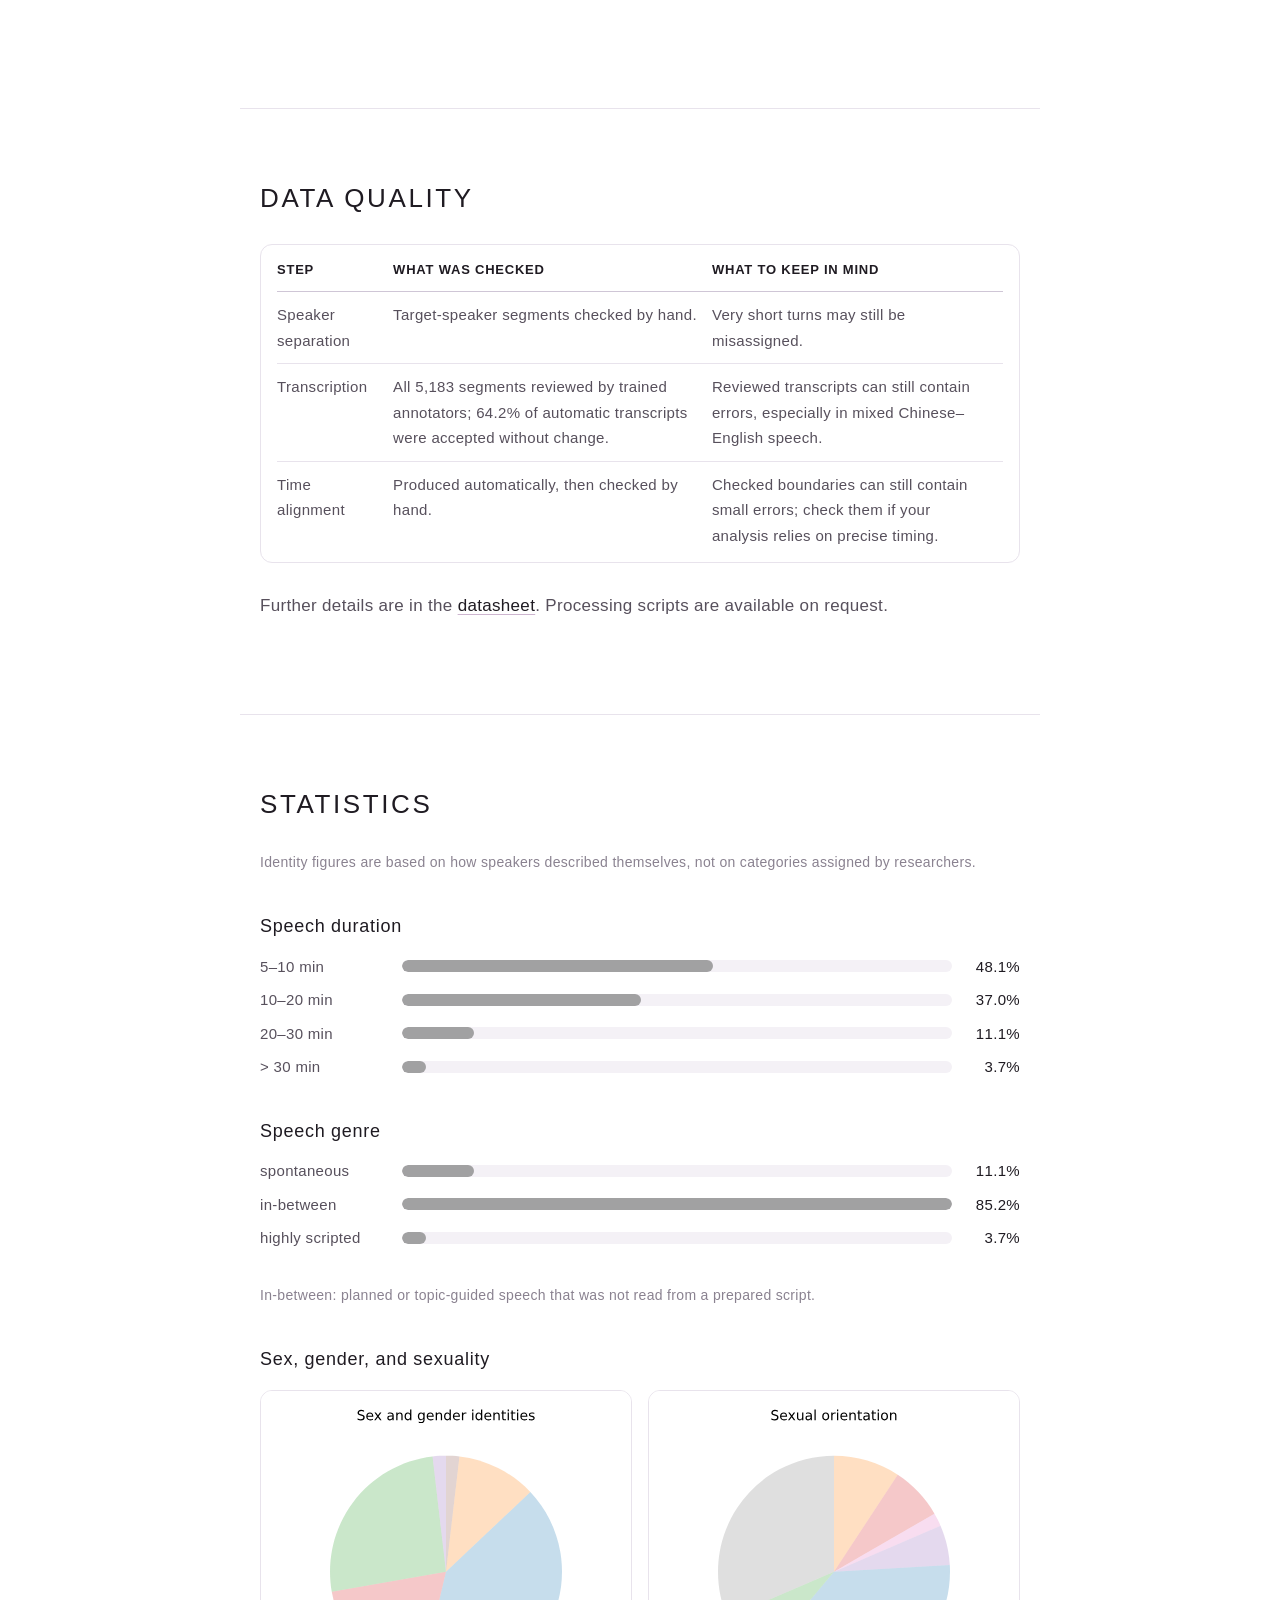
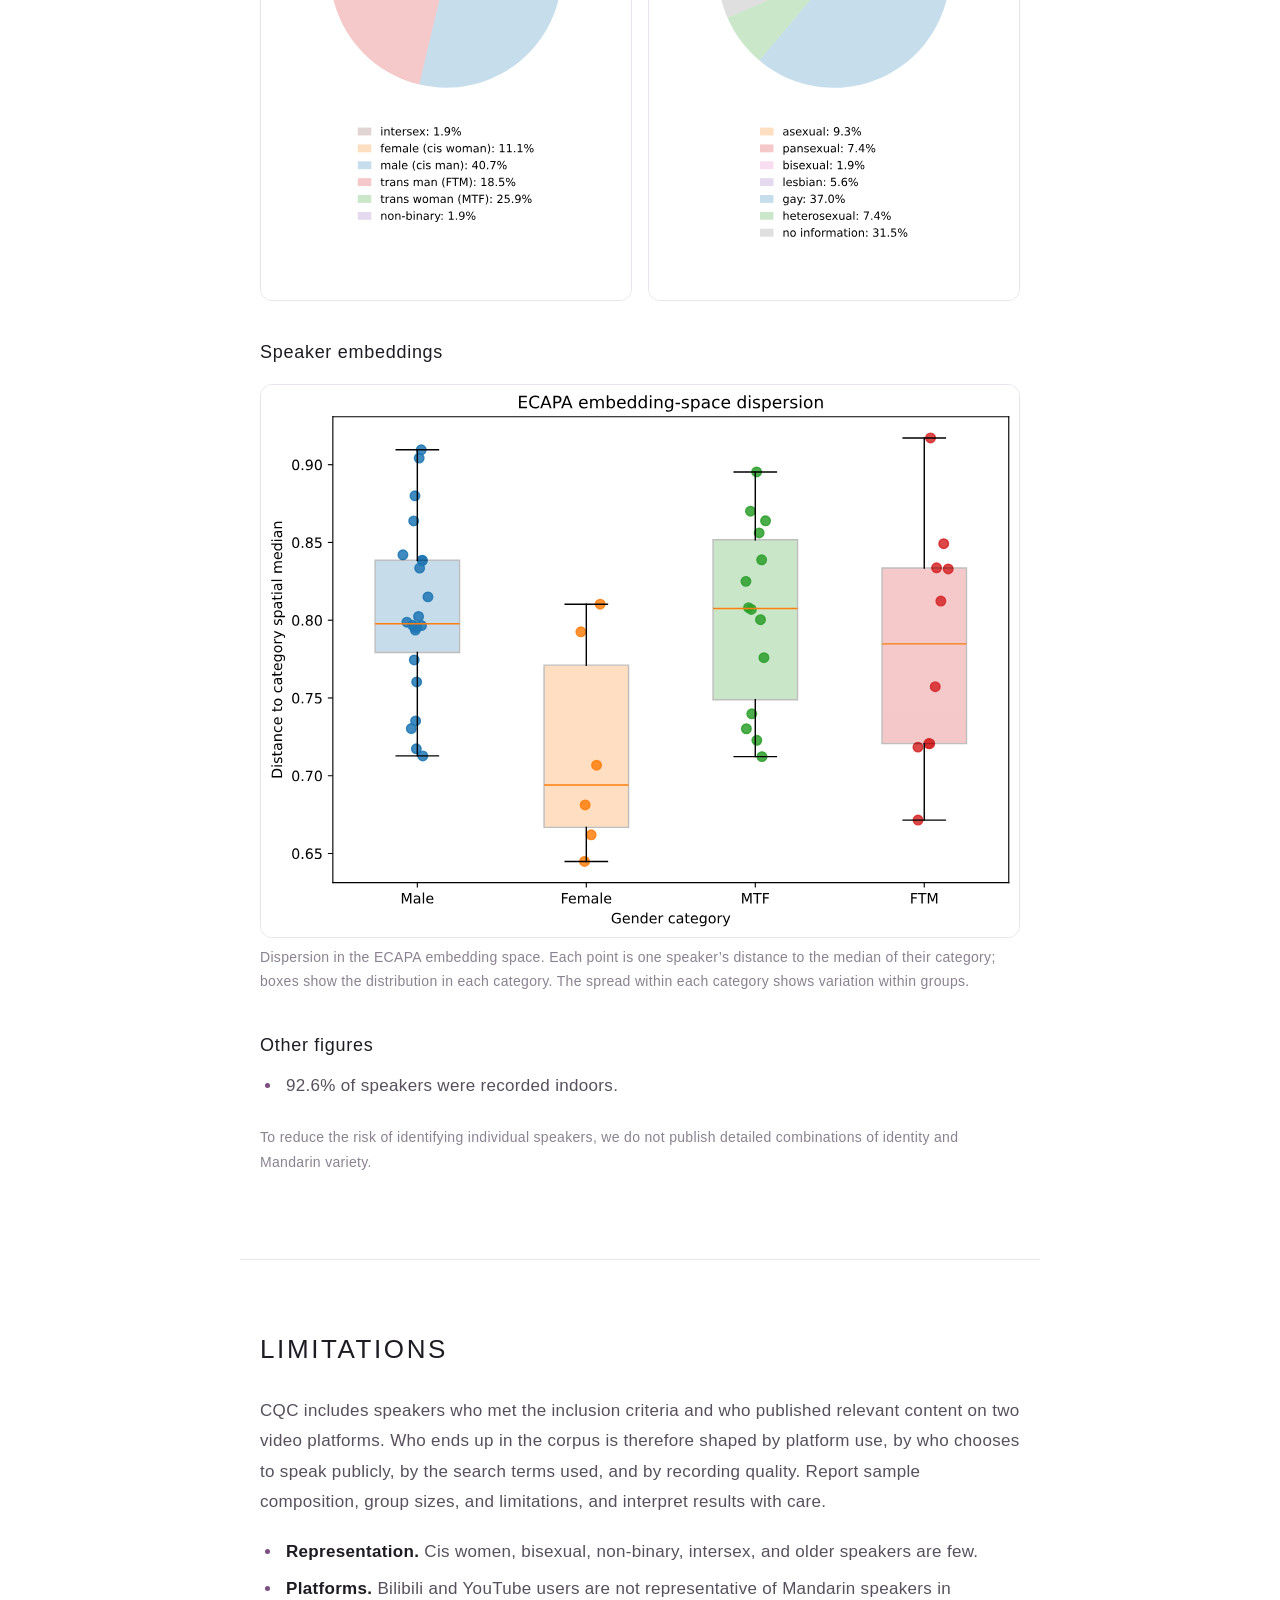
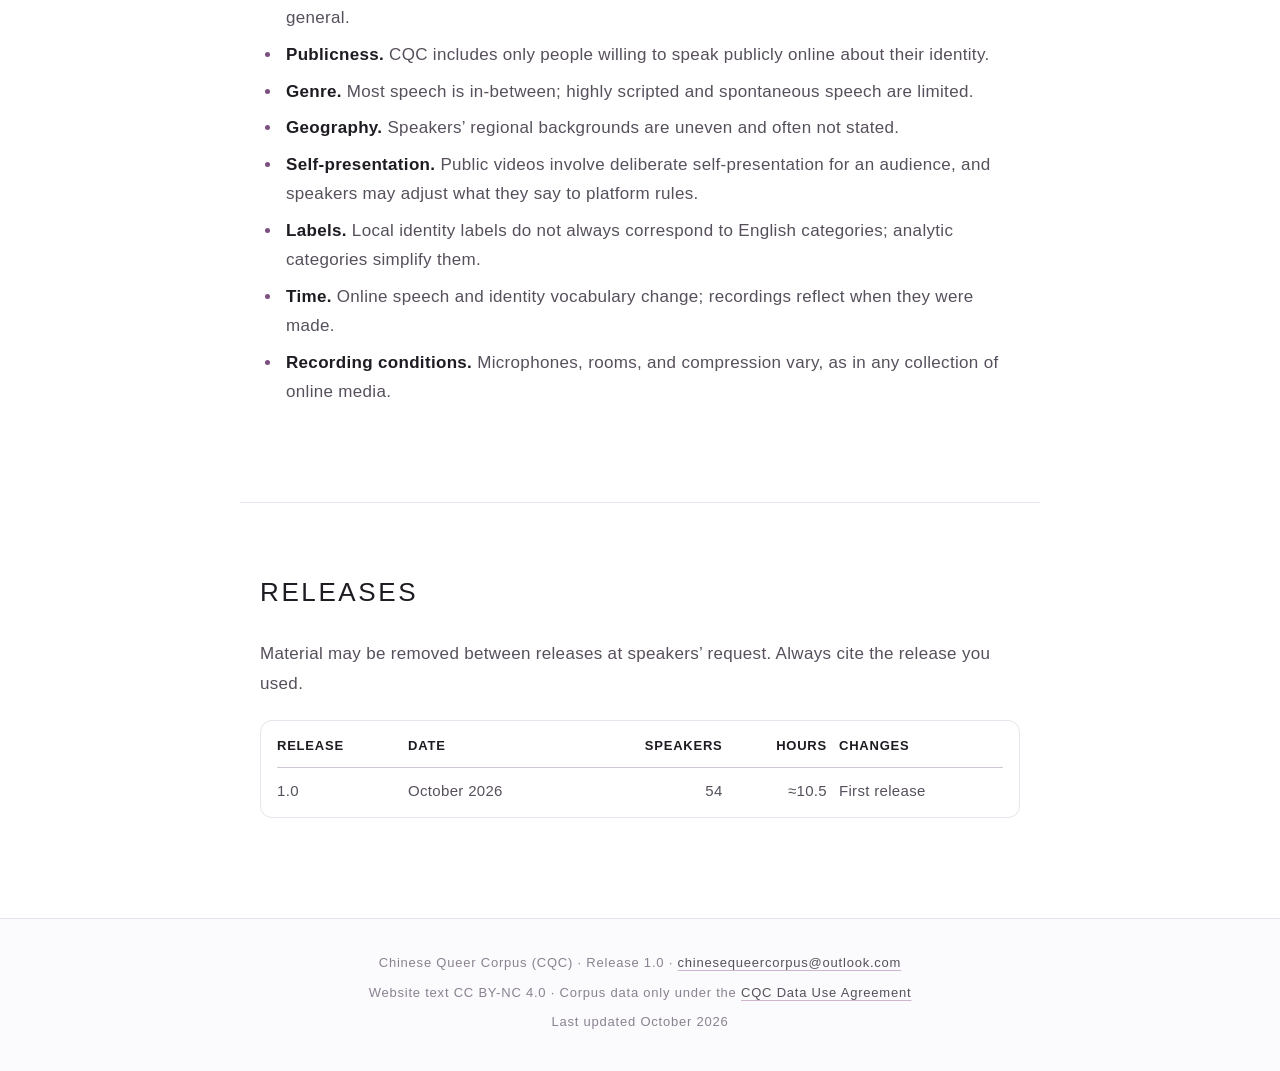
<file: corpus.html>
<!DOCTYPE html>
<html lang="en">
<head>
    <meta charset="UTF-8">
    <meta name="viewport" content="width=device-width, initial-scale=1.0">
    <title>Corpus | Chinese Queer Corpus (CQC)</title>
    <meta name="description" content="Documentation of the Chinese Queer Corpus: sources, inclusion criteria, metadata and annotation, processing, data quality, statistics, and limitations.">
    <link rel="stylesheet" href="styles.css">
</head>
<body>
    <a class="skip-link" href="#main">Skip to content</a>
    <header>
        <p class="site-title"><a href="index.html">CHINESE QUEER CORPUS</a></p>
        <p class="site-subtitle">CQC · 中文酷儿语料库 · Mandarin speech, sex, gender, and sexuality</p>
        <nav aria-label="Main">
            <ul>
                <li><a href="index.html">Home</a></li>
                <li><a href="corpus.html" aria-current="page">Corpus</a></li>
                <li><a href="research.html">For Researchers</a></li>
                <li><a href="access.html">Data Access</a></li>
                <li><a href="ethics.html">Ethics</a></li>
                <li><a href="about.html">About</a></li>
                <li><a href="zh.html">中文</a></li>
            </ul>
        </nav>
    </header>

    <main id="main">
        <section class="content-section">
            <h1>Corpus</h1>
            <p class="lead">CQC Release 1.0 contains about 10.5 hours of Mandarin speech from 54 speakers, drawn from public Bilibili and YouTube videos, transcribed and time-aligned at the level of words and individual speech sounds.</p>
            <p>On this page: <a href="#terms">Key terms</a> · <a href="#overview">Overview</a> · <a href="#selection">Sources and inclusion</a> · <a href="#annotation">Metadata and annotation</a> · <a href="#processing">Processing</a> · <a href="#quality">Data quality</a> · <a href="#statistics">Statistics</a> · <a href="#limitations">Limitations</a> · <a href="#releases">Releases</a></p>
        </section>

        <section class="content-section" id="terms">
            <h2>Key terms</h2>
            <p>This page uses a few technical terms. Each is explained once here.</p>
            <div class="table-wrap">
                <table class="overview">
                    <tbody>
                        <tr><th scope="row">Speech corpus</th><td>A collection of recordings, organized and annotated for research.</td></tr>
                        <tr><th scope="row">Transcription</th><td>Writing down what is said in a recording, word for word.</td></tr>
                        <tr><th scope="row">Phone</th><td>A single speech sound, such as the <em>m</em> or the <em>a</em> in 妈 <em>mā</em>.</td></tr>
                        <tr><th scope="row">Forced alignment</th><td>Automatically marking where each word and each speech sound begins and ends in the recording.</td></tr>
                        <tr><th scope="row">TextGrid</th><td>The file format that stores these time marks; it opens in the free program Praat.</td></tr>
                        <tr><th scope="row">Speaker diarization</th><td>Automatically working out who is speaking when, in a recording with more than one speaker.</td></tr>
                        <tr><th scope="row">Pitch (F0)</th><td>How high or low a voice sounds.</td></tr>
                        <tr><th scope="row">Metadata</th><td>Information that describes the speakers, recordings, and corpus, rather than the speech itself.</td></tr>
                    </tbody>
                </table>
            </div>
        </section>

        <section class="content-section" id="overview">
            <h2>Overview</h2>
            <div class="table-wrap">
                <table class="overview">
                    <tbody>
                        <tr><th scope="row">Language</th><td>Mandarin Chinese, including regional varieties</td></tr>
                        <tr><th scope="row">Speakers</th><td>54</td></tr>
                        <tr><th scope="row">Speech</th><td>≈10.5 hours</td></tr>
                        <tr><th scope="row">Sources</th><td>Public videos on Bilibili and YouTube</td></tr>
                        <tr><th scope="row">Speech genres</th><td>Interviews, podcasts, topical vlogs</td></tr>
                        <tr><th scope="row">Transcription</th><td>Automatic transcription (Whisper), reviewed by trained annotators</td></tr>
                        <tr><th scope="row">Time alignment</th><td>Word and phone level, produced automatically (Montreal Forced Aligner) and checked by hand, stored as Praat TextGrids</td></tr>
                        <tr><th scope="row">Identity metadata</th><td>Self-described only; separate fields for sex and gender identity, and sexual orientation</td></tr>
                        <tr><th scope="row">Access</th><td>Controlled, under the <a href="agreement.html">CQC Data Use Agreement</a></td></tr>
                        <tr><th scope="row">Documentation</th><td><a href="datasheet.html">Datasheet</a></td></tr>
                    </tbody>
                </table>
            </div>
            <h3>Units</h3>
            <ul class="list">
                <li><strong>Speaker</strong>: an individual whose speech is represented in CQC, identified only by a CQC speaker ID.</li>
                <li><strong>Source recording</strong>: the original public video.</li>
                <li><strong>Session</strong>: the speech of one CQC speaker taken from one source recording. Genre is coded per session.</li>
                <li><strong>Segment</strong>: a stretch of a session that is transcribed and aligned.</li>
            </ul>
            <p>A speaker may contribute several sessions. Report speakers, sessions, and segments separately in analyses.</p>
        </section>

        <section class="content-section" id="selection">
            <h2>Sources and inclusion</h2>
            <p>Each speaker passed every step below. To protect speakers, we do not publish the names of channels or videos.</p>
            <ol class="steps">
                <li><strong>Candidate discovery</strong>Searches on Bilibili and YouTube with Chinese and English terms for sexual and gender minority identities.</li>
                <li><strong>Self-description screening</strong>Kept only speakers who explicitly described themselves as members of sexual or gender minority communities in their own videos or public profile.</li>
                <li><strong>Language</strong>Mandarin speech, including regional varieties; other Chinese languages such as Cantonese excluded.</li>
                <li><strong>Recording quality</strong>At most two people speaking; no persistent background music, canned laughter, heavy noise, or heavy overlap.</li>
                <li><strong>Speaker inclusion</strong>At least five minutes of usable speech per speaker; only the target speaker’s speech is included.</li>
            </ol>
        </section>

        <section class="content-section" id="annotation">
            <h2>Metadata and annotation</h2>
            <p>Gender identity, trans status, sex characteristics, and sexual orientation are different things, so each is recorded in its own field.</p>
            <div class="table-wrap">
                <table>
                    <caption>Annotation fields</caption>
                    <thead><tr><th>Level</th><th>Field</th><th>Values</th></tr></thead>
                    <tbody>
                        <tr><td>Speaker</td><td>Gender identity</td><td>woman, man, non-binary, other, not stated</td></tr>
                        <tr><td>Speaker</td><td>Trans status</td><td>trans, cis, not stated</td></tr>
                        <tr><td>Speaker</td><td>Sex characteristics</td><td>intersex, not stated</td></tr>
                        <tr><td>Speaker</td><td>Sexual orientation</td><td>gay, lesbian, bisexual, pansexual, asexual, heterosexual, other, not stated</td></tr>
                        <tr><td>Speaker</td><td>Mandarin variety</td><td>only if self-stated</td></tr>
                        <tr><td>Session</td><td>Speech genre</td><td>highly scripted, in-between, spontaneous</td></tr>
                        <tr><td>Session</td><td>Recording conditions</td><td>indoor / outdoor; number of speakers (1 or 2)</td></tr>
                        <tr><td>Segment</td><td>Transcription and alignment</td><td>Chinese characters; word and phone boundaries</td></tr>
                    </tbody>
                </table>
            </div>
        </section>

        <section class="content-section" id="processing">
            <h2>Processing</h2>
            <ol class="steps">
                <li><strong>Audio preparation</strong>Recordings converted to a single standard audio format (details in the datasheet).</li>
                <li><strong>Separating speakers</strong>In two-speaker recordings, speaker diarization (pyannote.audio) separated the two voices; segments assigned to the target speaker were checked by hand.</li>
                <li><strong>Transcription</strong>Speech transcribed automatically with Whisper, then reviewed by trained annotators.</li>
                <li><strong>Text clean-up</strong>Transcripts converted to simplified characters; punctuation removed.</li>
                <li><strong>Time alignment</strong>Forced alignment with the Montreal Forced Aligner marked the start and end of each word and phone, producing Praat TextGrids; the boundaries were then checked by hand.</li>
            </ol>
        </section>

        <section class="content-section" id="quality">
            <h2>Data quality</h2>
            <div class="table-wrap">
                <table class="stack">
                    <thead><tr><th>Step</th><th>What was checked</th><th>What to keep in mind</th></tr></thead>
                    <tbody>
                        <tr><td>Speaker separation</td><td>Target-speaker segments checked by hand.</td><td>Very short turns may still be misassigned.</td></tr>
                        <tr><td>Transcription</td><td>All 5,183 segments reviewed by trained annotators; 64.2% of automatic transcripts were accepted without change.</td><td>Reviewed transcripts can still contain errors, especially in mixed Chinese–English speech.</td></tr>
                        <tr><td>Time alignment</td><td>Produced automatically, then checked by hand.</td><td>Checked boundaries can still contain small errors; check them if your analysis relies on precise timing.</td></tr>
                    </tbody>
                </table>
            </div>
            <p>Further details are in the <a href="datasheet.html#preprocessing">datasheet</a>. Processing scripts are available on request.</p>
        </section>

        <section class="content-section" id="statistics">
            <h2>Statistics</h2>
            <p class="small">Identity figures are based on how speakers described themselves, not on categories assigned by researchers.</p>
            <h3>Speech duration</h3>
            <div class="bars">
                <div class="bar-row"><span>5–10 min</span><div class="bar-track"><div class="bar-fill" style="width:56.5%"></div></div><span class="count">48.1%</span></div>
                <div class="bar-row"><span>10–20 min</span><div class="bar-track"><div class="bar-fill" style="width:43.5%"></div></div><span class="count">37.0%</span></div>
                <div class="bar-row"><span>20–30 min</span><div class="bar-track"><div class="bar-fill" style="width:13.0%"></div></div><span class="count">11.1%</span></div>
                <div class="bar-row"><span>&gt; 30 min</span><div class="bar-track"><div class="bar-fill" style="width:4.3%"></div></div><span class="count">3.7%</span></div>
            </div>
            <h3>Speech genre</h3>
            <div class="bars">
                <div class="bar-row"><span>spontaneous</span><div class="bar-track"><div class="bar-fill" style="width:13.0%"></div></div><span class="count">11.1%</span></div>
                <div class="bar-row"><span>in-between</span><div class="bar-track"><div class="bar-fill" style="width:100.0%"></div></div><span class="count">85.2%</span></div>
                <div class="bar-row"><span>highly scripted</span><div class="bar-track"><div class="bar-fill" style="width:4.3%"></div></div><span class="count">3.7%</span></div>
            </div>
            <p class="small">In-between: planned or topic-guided speech that was not read from a prepared script.</p>
            <h3>Sex, gender, and sexuality</h3>
            <div style="display: flex; flex-wrap: wrap; gap: 16px; margin: 16px 0 32px;">
                <img src="pie_gender.svg" alt="Pie chart, sex and gender identities: intersex 1.9%, female (cis woman) 11.1%, male (cis man) 40.7%, trans man (FTM) 18.5%, trans woman (MTF) 25.9%, non-binary 1.9%." style="display: block; width: 100%; height: auto; border: 1px solid var(--rule); border-radius: var(--r-lg); flex: 1 1 260px; min-width: 0;">
                <img src="pie_orientation.svg" alt="Pie chart, sexual orientation: asexual 9.3%, pansexual 7.4%, bisexual 1.9%, lesbian 5.6%, gay 37.0%, heterosexual 7.4%, no information 31.5%." style="display: block; width: 100%; height: auto; border: 1px solid var(--rule); border-radius: var(--r-lg); flex: 1 1 260px; min-width: 0;">
            </div>
            <h3>Speaker embeddings</h3>
            <figure style="margin: 16px 0 0;">
                <img src="ecapa_embedding_space_dispersion.svg" alt="Box plot: for Male, Female, MTF and FTM, each speaker’s distance to the median of their category in the ECAPA embedding space" style="display: block; width: 100%; height: auto; border: 1px solid var(--rule); border-radius: var(--r-lg);">
                <figcaption class="small" style="margin-top: 8px;">Dispersion in the ECAPA embedding space. Each point is one speaker’s distance to the median of their category; boxes show the distribution in each category. The spread within each category shows variation within groups.</figcaption>
            </figure>
            <h3>Other figures</h3>
            <ul class="list">
                <li>92.6% of speakers were recorded indoors.</li>
            </ul>
            <p class="small">To reduce the risk of identifying individual speakers, we do not publish detailed combinations of identity and Mandarin variety.</p>
        </section>

        <section class="content-section" id="limitations">
            <h2>Limitations</h2>
            <p>CQC includes speakers who met the inclusion criteria and who published relevant content on two video platforms. Who ends up in the corpus is therefore shaped by platform use, by who chooses to speak publicly, by the search terms used, and by recording quality. Report sample composition, group sizes, and limitations, and interpret results with care.</p>
            <ul class="list">
                <li><strong>Representation.</strong> Cis women, bisexual, non-binary, intersex, and older speakers are few.</li>
                <li><strong>Platforms.</strong> Bilibili and YouTube users are not representative of Mandarin speakers in general.</li>
                <li><strong>Publicness.</strong> CQC includes only people willing to speak publicly online about their identity.</li>
                <li><strong>Genre.</strong> Most speech is in-between; highly scripted and spontaneous speech are limited.</li>
                <li><strong>Geography.</strong> Speakers’ regional backgrounds are uneven and often not stated.</li>
                <li><strong>Self-presentation.</strong> Public videos involve deliberate self-presentation for an audience, and speakers may adjust what they say to platform rules.</li>
                <li><strong>Labels.</strong> Local identity labels do not always correspond to English categories; analytic categories simplify them.</li>
                <li><strong>Time.</strong> Online speech and identity vocabulary change; recordings reflect when they were made.</li>
                <li><strong>Recording conditions.</strong> Microphones, rooms, and compression vary, as in any collection of online media.</li>
            </ul>
        </section>

        <section class="content-section" id="releases">
            <h2>Releases</h2>
            <p>Material may be removed between releases at speakers’ request. Always cite the release you used.</p>
            <div class="table-wrap">
                <table>
                    <thead><tr><th>Release</th><th>Date</th><th class="num">Speakers</th><th class="num">Hours</th><th>Changes</th></tr></thead>
                    <tbody>
                        <tr><td>1.0</td><td>October 2026</td><td class="num">54</td><td class="num">≈10.5</td><td>First release</td></tr>
                    </tbody>
                </table>
            </div>
        </section>
    </main>

    <footer>
        <p>Chinese Queer Corpus (CQC) · Release 1.0 · <a href="mailto:chinesequeercorpus@outlook.com">chinesequeercorpus@outlook.com</a></p>
        <p>Website text CC BY-NC 4.0 · Corpus data only under the <a href="agreement.html">CQC Data Use Agreement</a></p>
        <p>Last updated October 2026</p>
    </footer>
</body>
</html>
</file>
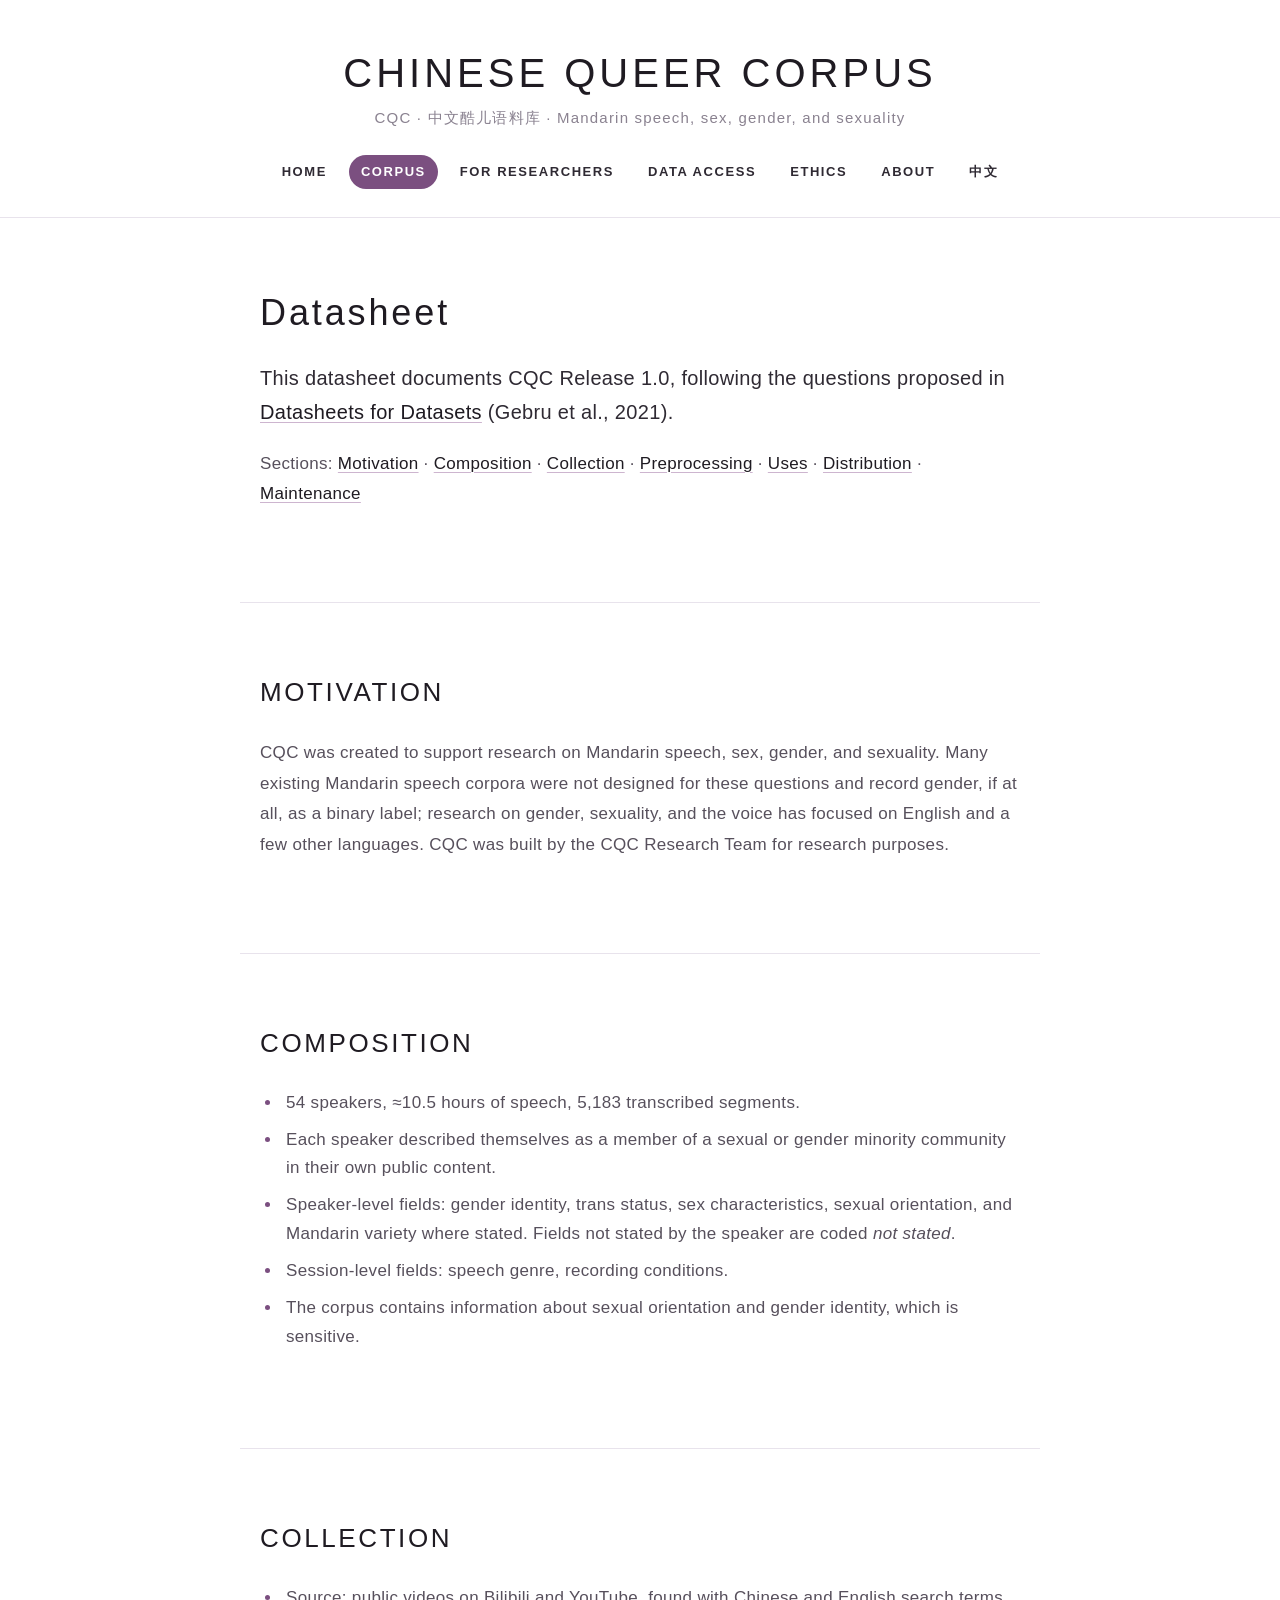
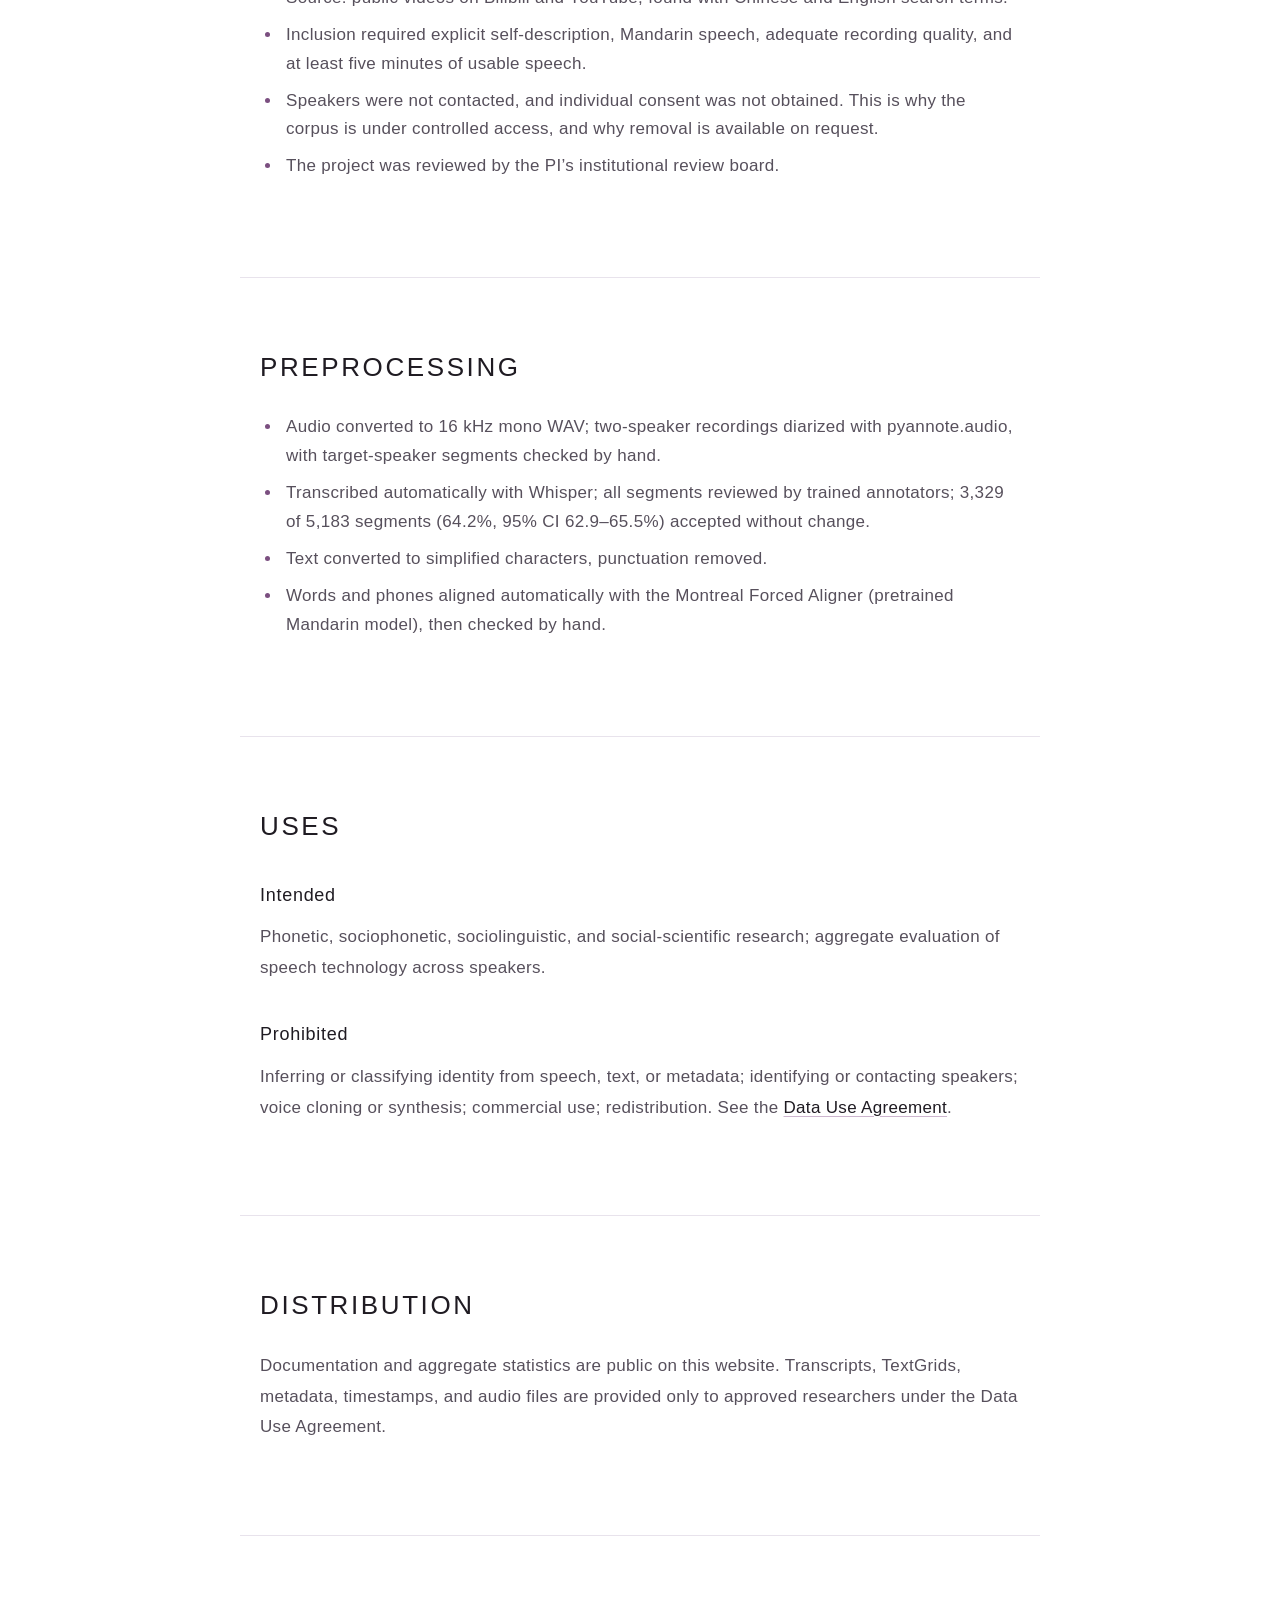
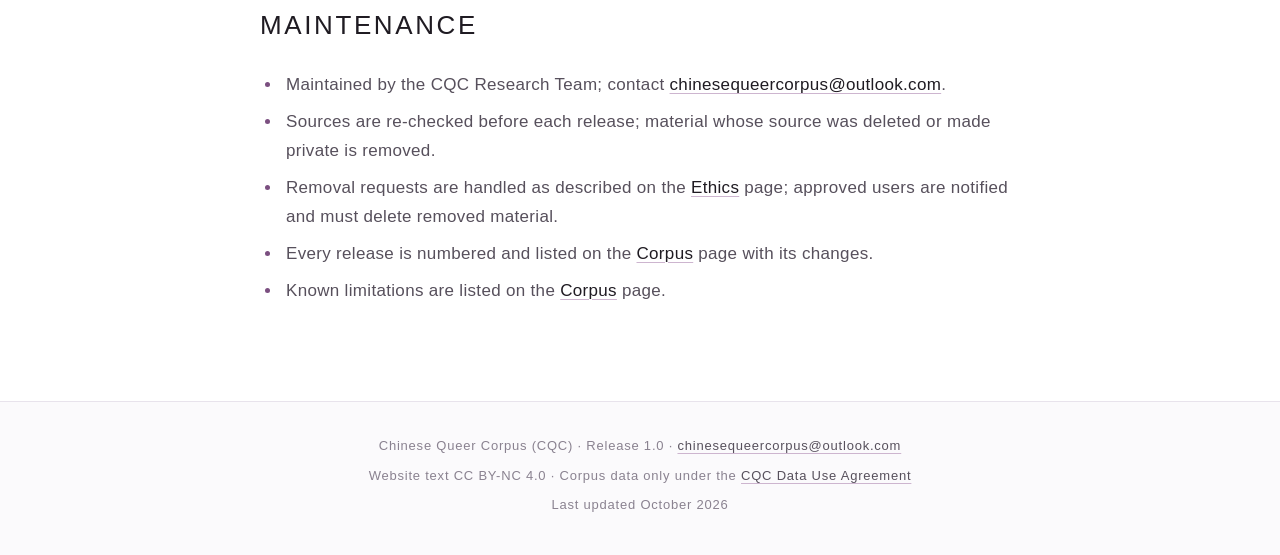
<file: datasheet.html>
<!DOCTYPE html>
<html lang="en">
<head>
    <meta charset="UTF-8">
    <meta name="viewport" content="width=device-width, initial-scale=1.0">
    <title>Datasheet | Chinese Queer Corpus (CQC)</title>
    <meta name="description" content="Datasheet for the Chinese Queer Corpus: motivation, composition, collection, preprocessing, uses, distribution, and maintenance.">
    <link rel="stylesheet" href="styles.css">
</head>
<body>
    <a class="skip-link" href="#main">Skip to content</a>
    <header>
        <p class="site-title"><a href="index.html">CHINESE QUEER CORPUS</a></p>
        <p class="site-subtitle">CQC · 中文酷儿语料库 · Mandarin speech, sex, gender, and sexuality</p>
        <nav aria-label="Main">
            <ul>
                <li><a href="index.html">Home</a></li>
                <li><a href="corpus.html" aria-current="true">Corpus</a></li>
                <li><a href="research.html">For Researchers</a></li>
                <li><a href="access.html">Data Access</a></li>
                <li><a href="ethics.html">Ethics</a></li>
                <li><a href="about.html">About</a></li>
                <li><a href="zh.html">中文</a></li>
            </ul>
        </nav>
    </header>

    <main id="main">
        <section class="content-section">
            <h1>Datasheet</h1>
            <p class="lead">This datasheet documents CQC Release 1.0, following the questions proposed in <a href="https://doi.org/10.1145/3458723">Datasheets for Datasets</a> (Gebru et al., 2021).</p>
            <p>Sections: <a href="#motivation">Motivation</a> · <a href="#composition">Composition</a> · <a href="#collection">Collection</a> · <a href="#preprocessing">Preprocessing</a> · <a href="#uses">Uses</a> · <a href="#distribution">Distribution</a> · <a href="#maintenance">Maintenance</a></p>
        </section>

        <section class="content-section" id="motivation">
            <h2>Motivation</h2>
            <p>CQC was created to support research on Mandarin speech, sex, gender, and sexuality. Many existing Mandarin speech corpora were not designed for these questions and record gender, if at all, as a binary label; research on gender, sexuality, and the voice has focused on English and a few other languages. CQC was built by the CQC Research Team for research purposes.</p>
        </section>

        <section class="content-section" id="composition">
            <h2>Composition</h2>
            <ul class="list">
                <li>54 speakers, ≈10.5 hours of speech, 5,183 transcribed segments.</li>
                <li>Each speaker described themselves as a member of a sexual or gender minority community in their own public content.</li>
                <li>Speaker-level fields: gender identity, trans status, sex characteristics, sexual orientation, and Mandarin variety where stated. Fields not stated by the speaker are coded <em>not stated</em>.</li>
                <li>Session-level fields: speech genre, recording conditions.</li>
                <li>The corpus contains information about sexual orientation and gender identity, which is sensitive.</li>
            </ul>
        </section>

        <section class="content-section" id="collection">
            <h2>Collection</h2>
            <ul class="list">
                <li>Source: public videos on Bilibili and YouTube, found with Chinese and English search terms.</li>
                <li>Inclusion required explicit self-description, Mandarin speech, adequate recording quality, and at least five minutes of usable speech.</li>
                <li>Speakers were not contacted, and individual consent was not obtained. This is why the corpus is under controlled access, and why removal is available on request.</li>
                <li>The project was reviewed by the PI’s institutional review board.</li>
            </ul>
        </section>

        <section class="content-section" id="preprocessing">
            <h2>Preprocessing</h2>
            <ul class="list">
                <li>Audio converted to 16 kHz mono WAV; two-speaker recordings diarized with pyannote.audio, with target-speaker segments checked by hand.</li>
                <li>Transcribed automatically with Whisper; all segments reviewed by trained annotators; 3,329 of 5,183 segments (64.2%, 95% CI 62.9–65.5%) accepted without change.</li>
                <li>Text converted to simplified characters, punctuation removed.</li>
                <li>Words and phones aligned automatically with the Montreal Forced Aligner (pretrained Mandarin model), then checked by hand.</li>
            </ul>
        </section>

        <section class="content-section" id="uses">
            <h2>Uses</h2>
            <h3>Intended</h3>
            <p>Phonetic, sociophonetic, sociolinguistic, and social-scientific research; aggregate evaluation of speech technology across speakers.</p>
            <h3>Prohibited</h3>
            <p>Inferring or classifying identity from speech, text, or metadata; identifying or contacting speakers; voice cloning or synthesis; commercial use; redistribution. See the <a href="agreement.html">Data Use Agreement</a>.</p>
        </section>

        <section class="content-section" id="distribution">
            <h2>Distribution</h2>
            <p>Documentation and aggregate statistics are public on this website. Transcripts, TextGrids, metadata, timestamps, and audio files are provided only to approved researchers under the Data Use Agreement.</p>
        </section>

        <section class="content-section" id="maintenance">
            <h2>Maintenance</h2>
            <ul class="list">
                <li>Maintained by the CQC Research Team; contact <a href="mailto:chinesequeercorpus@outlook.com">chinesequeercorpus@outlook.com</a>.</li>
                <li>Sources are re-checked before each release; material whose source was deleted or made private is removed.</li>
                <li>Removal requests are handled as described on the <a href="ethics.html#removal">Ethics</a> page; approved users are notified and must delete removed material.</li>
                <li>Every release is numbered and listed on the <a href="corpus.html#releases">Corpus</a> page with its changes.</li>
                <li>Known limitations are listed on the <a href="corpus.html#limitations">Corpus</a> page.</li>
            </ul>
        </section>
    </main>

    <footer>
        <p>Chinese Queer Corpus (CQC) · Release 1.0 · <a href="mailto:chinesequeercorpus@outlook.com">chinesequeercorpus@outlook.com</a></p>
        <p>Website text CC BY-NC 4.0 · Corpus data only under the <a href="agreement.html">CQC Data Use Agreement</a></p>
        <p>Last updated October 2026</p>
    </footer>
</body>
</html>
</file>
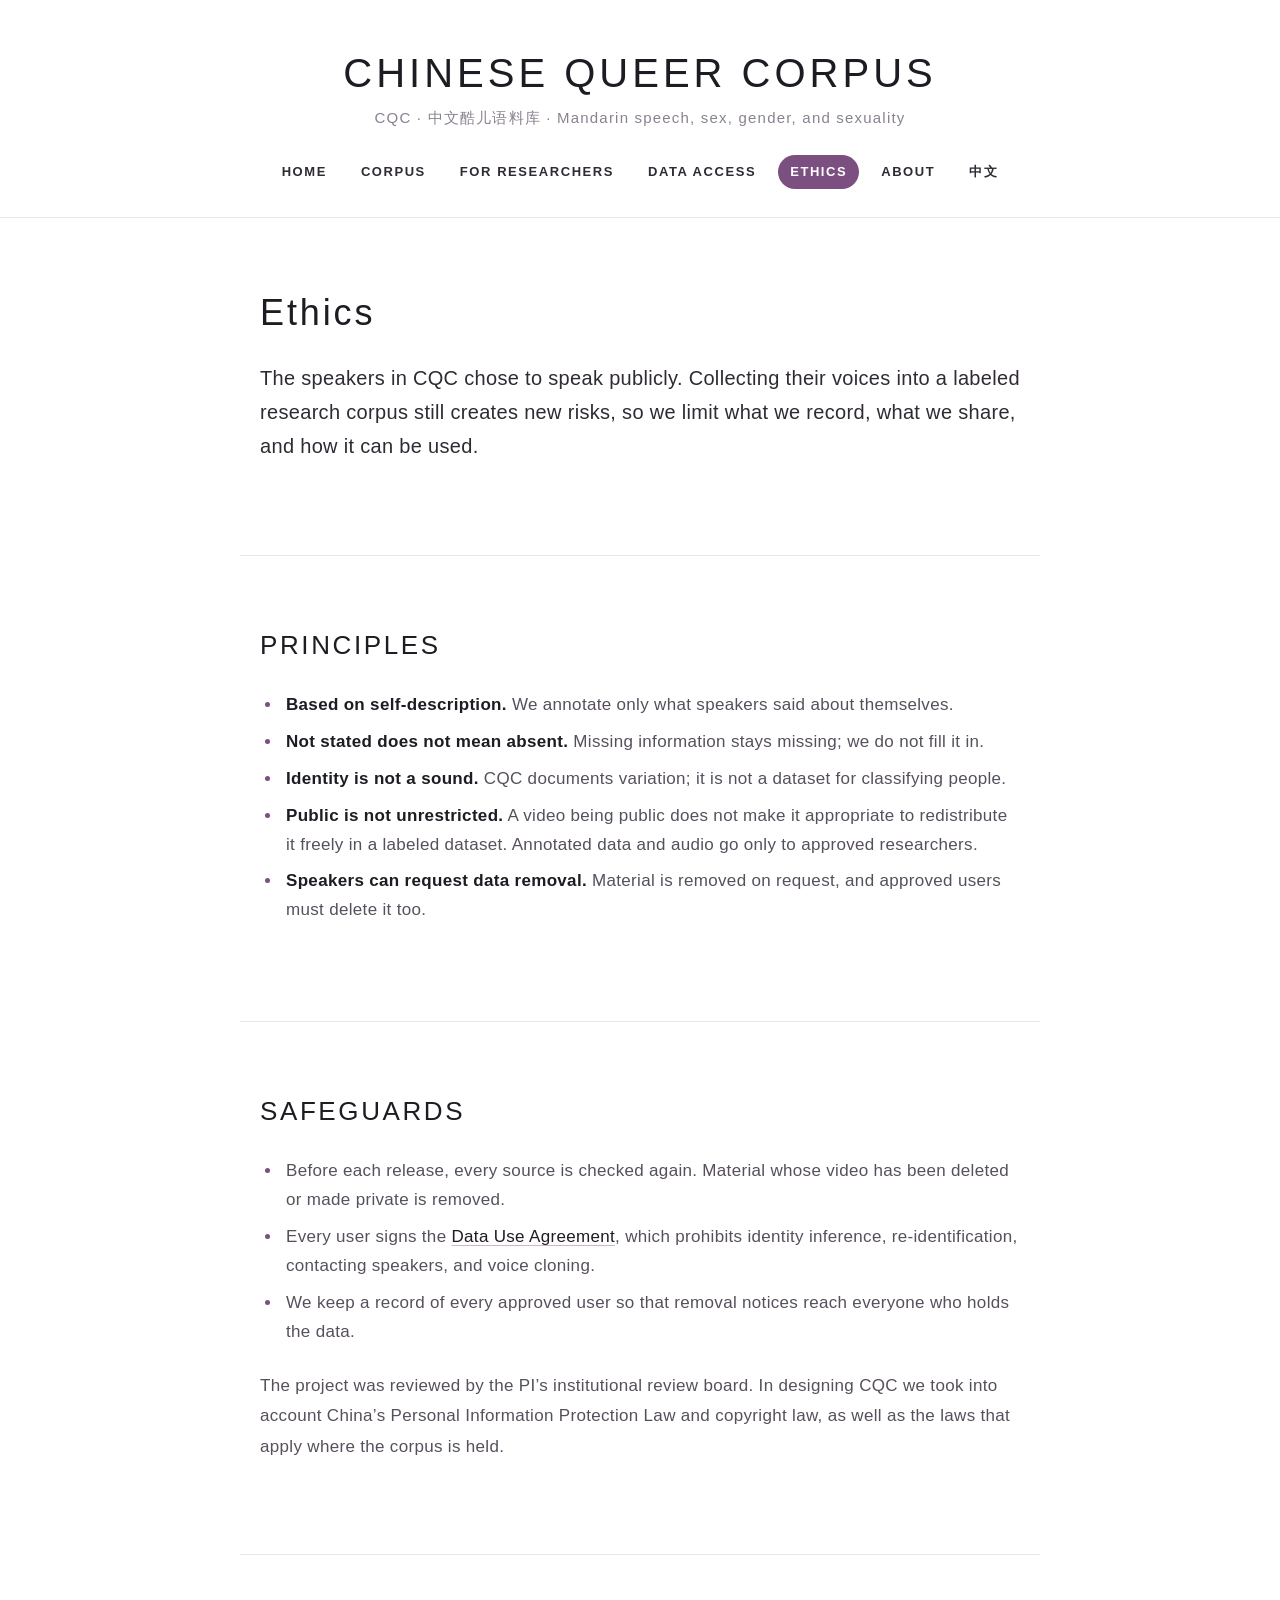
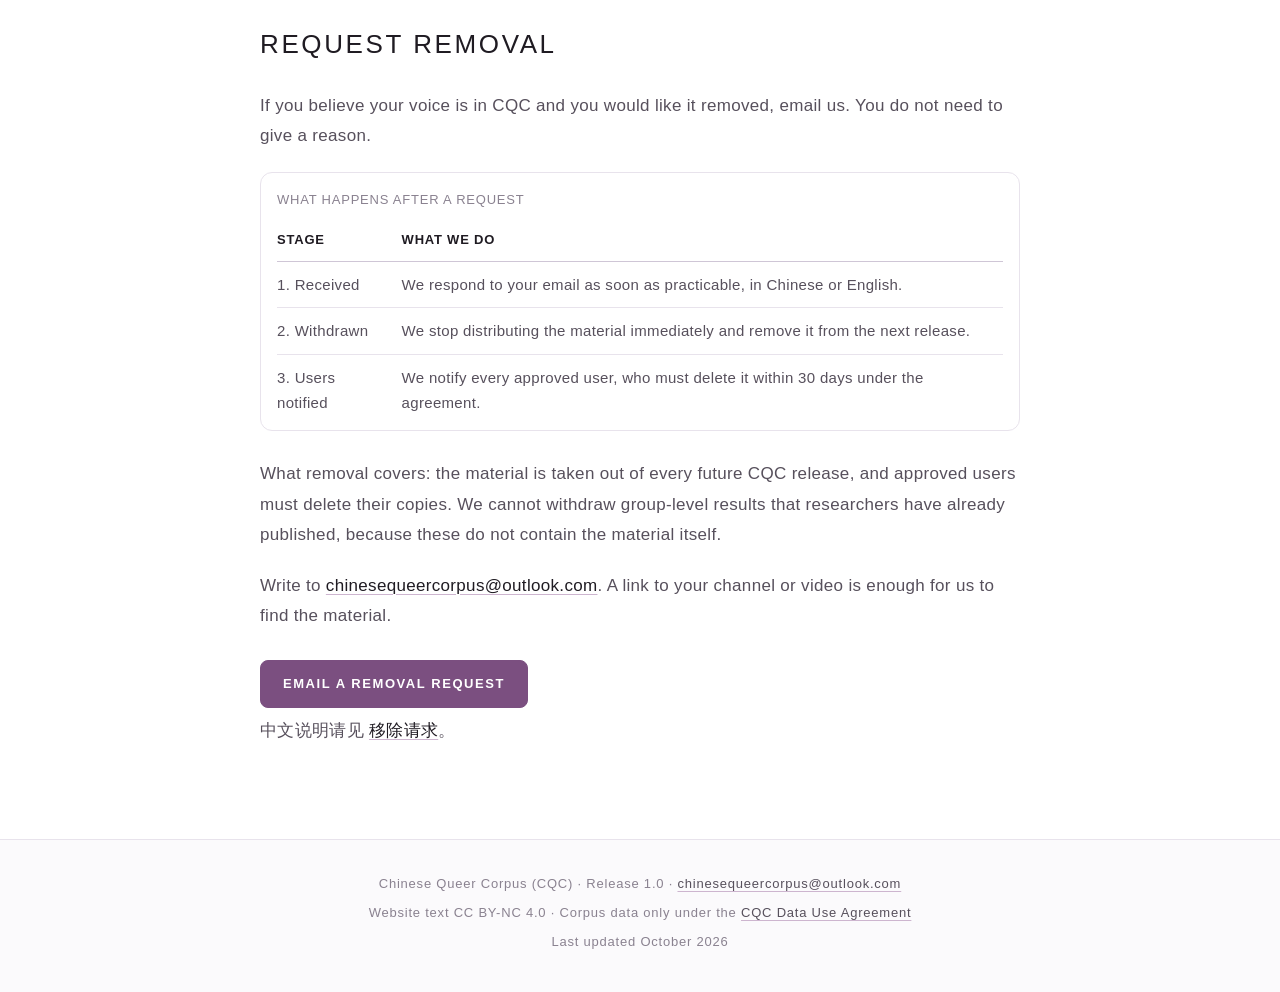
<file: ethics.html>
<!DOCTYPE html>
<html lang="en">
<head>
    <meta charset="UTF-8">
    <meta name="viewport" content="width=device-width, initial-scale=1.0">
    <title>Ethics | Chinese Queer Corpus (CQC)</title>
    <meta name="description" content="Ethical principles and data governance of the Chinese Queer Corpus, and how speakers can request removal.">
    <link rel="stylesheet" href="styles.css">
</head>
<body>
    <a class="skip-link" href="#main">Skip to content</a>
    <header>
        <p class="site-title"><a href="index.html">CHINESE QUEER CORPUS</a></p>
        <p class="site-subtitle">CQC · 中文酷儿语料库 · Mandarin speech, sex, gender, and sexuality</p>
        <nav aria-label="Main">
            <ul>
                <li><a href="index.html">Home</a></li>
                <li><a href="corpus.html">Corpus</a></li>
                <li><a href="research.html">For Researchers</a></li>
                <li><a href="access.html">Data Access</a></li>
                <li><a href="ethics.html" aria-current="page">Ethics</a></li>
                <li><a href="about.html">About</a></li>
                <li><a href="zh.html">中文</a></li>
            </ul>
        </nav>
    </header>

    <main id="main">
        <section class="content-section">
            <h1>Ethics</h1>
            <p class="lead">The speakers in CQC chose to speak publicly. Collecting their voices into a labeled research corpus still creates new risks, so we limit what we record, what we share, and how it can be used.</p>
        </section>

        <section class="content-section">
            <h2>Principles</h2>
            <ul class="list">
                <li><strong>Based on self-description.</strong> We annotate only what speakers said about themselves.</li>
                <li><strong>Not stated does not mean absent.</strong> Missing information stays missing; we do not fill it in.</li>
                <li><strong>Identity is not a sound.</strong> CQC documents variation; it is not a dataset for classifying people.</li>
                <li><strong>Public is not unrestricted.</strong> A video being public does not make it appropriate to redistribute it freely in a labeled dataset. Annotated data and audio go only to approved researchers.</li>
                <li><strong>Speakers can request data removal.</strong> Material is removed on request, and approved users must delete it too.</li>
            </ul>
        </section>

        <section class="content-section">
            <h2>Safeguards</h2>
            <ul class="list">
                <li>Before each release, every source is checked again. Material whose video has been deleted or made private is removed.</li>
                <li>Every user signs the <a href="agreement.html">Data Use Agreement</a>, which prohibits identity inference, re-identification, contacting speakers, and voice cloning.</li>
                <li>We keep a record of every approved user so that removal notices reach everyone who holds the data.</li>
            </ul>
            <p>The project was reviewed by the PI’s institutional review board. In designing CQC we took into account China’s Personal Information Protection Law and copyright law, as well as the laws that apply where the corpus is held.</p>
        </section>

        <section class="content-section" id="removal">
            <h2>Request removal</h2>
            <p>If you believe your voice is in CQC and you would like it removed, email us. You do not need to give a reason.</p>
            <div class="table-wrap">
                <table>
                    <caption>What happens after a request</caption>
                    <thead><tr><th>Stage</th><th>What we do</th></tr></thead>
                    <tbody>
                        <tr><td>1. Received</td><td>We respond to your email as soon as practicable, in Chinese or English.</td></tr>
                        <tr><td>2. Withdrawn</td><td>We stop distributing the material immediately and remove it from the next release.</td></tr>
                        <tr><td>3. Users notified</td><td>We notify every approved user, who must delete it within 30 days under the agreement.</td></tr>
                    </tbody>
                </table>
            </div>
            <p>What removal covers: the material is taken out of every future CQC release, and approved users must delete their copies. We cannot withdraw group-level results that researchers have already published, because these do not contain the material itself.</p>
            <p>Write to <a href="mailto:chinesequeercorpus@outlook.com">chinesequeercorpus@outlook.com</a>. A link to your channel or video is enough for us to find the material.</p>
            <a class="button" href="mailto:chinesequeercorpus@outlook.com?subject=CQC%20removal%20request%20/%20%E7%A7%BB%E9%99%A4%E8%AF%B7%E6%B1%82&body=Dear%20CQC%20team%2C%0A%0AI%20would%20like%20material%20removed%20from%20the%20Chinese%20Queer%20Corpus.%0A%E8%AF%B7%E4%BB%8E%E4%B8%AD%E6%96%87%E9%85%B7%E5%84%BF%E8%AF%AD%E6%96%99%E5%BA%93%E4%B8%AD%E7%A7%BB%E9%99%A4%E7%9B%B8%E5%85%B3%E6%9D%90%E6%96%99%E3%80%82%0A%0AChannel%20or%20video%20link%20%28%E9%A2%91%E9%81%93%E6%88%96%E8%A7%86%E9%A2%91%E9%93%BE%E6%8E%A5%29%3A%0AAnything%20else%20you%20would%20like%20us%20to%20know%20%28%E5%85%B6%E4%BB%96%E8%AF%B4%E6%98%8E%EF%BC%8C%E5%8F%AF%E9%80%89%29%3A%0A">Email a removal request</a>
            <p>中文说明请见 <a href="zh.html#removal">移除请求</a>。</p>
        </section>
    </main>

    <footer>
        <p>Chinese Queer Corpus (CQC) · Release 1.0 · <a href="mailto:chinesequeercorpus@outlook.com">chinesequeercorpus@outlook.com</a></p>
        <p>Website text CC BY-NC 4.0 · Corpus data only under the <a href="agreement.html">CQC Data Use Agreement</a></p>
        <p>Last updated October 2026</p>
    </footer>
</body>
</html>
</file>
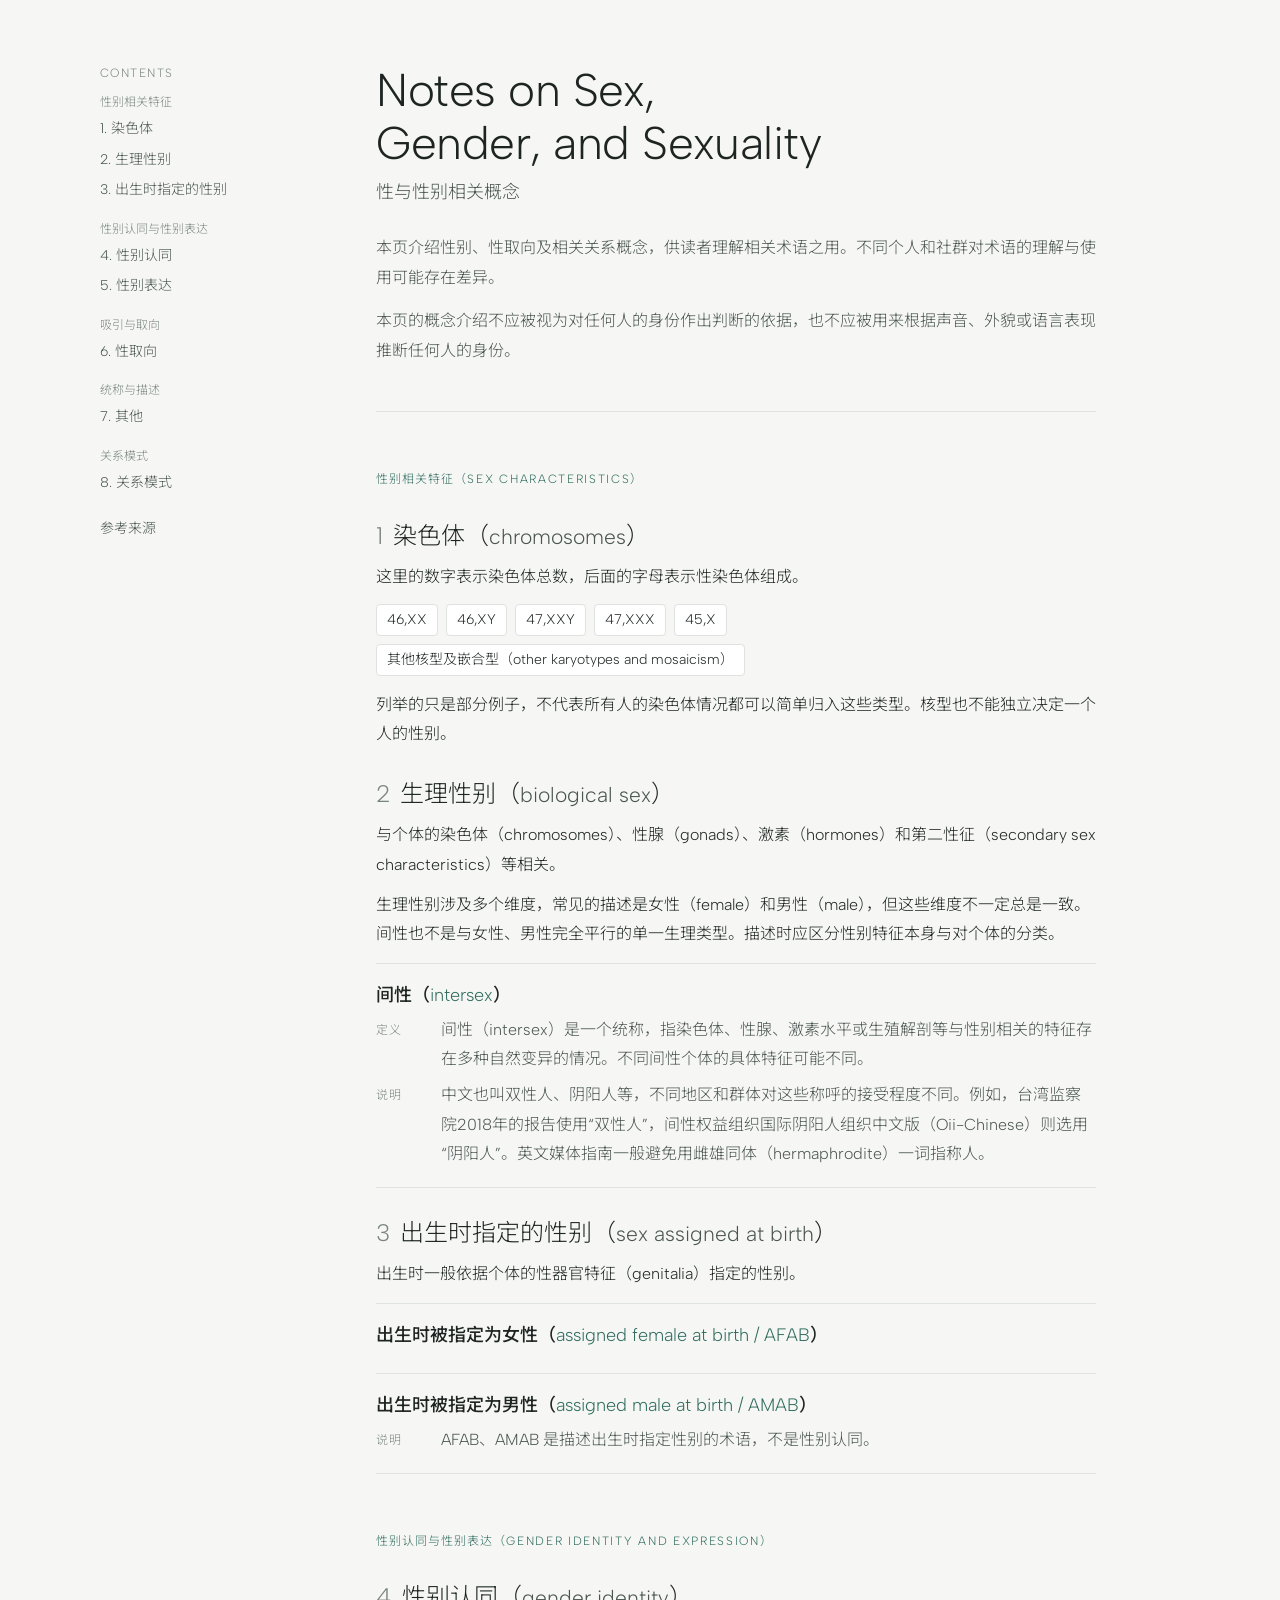
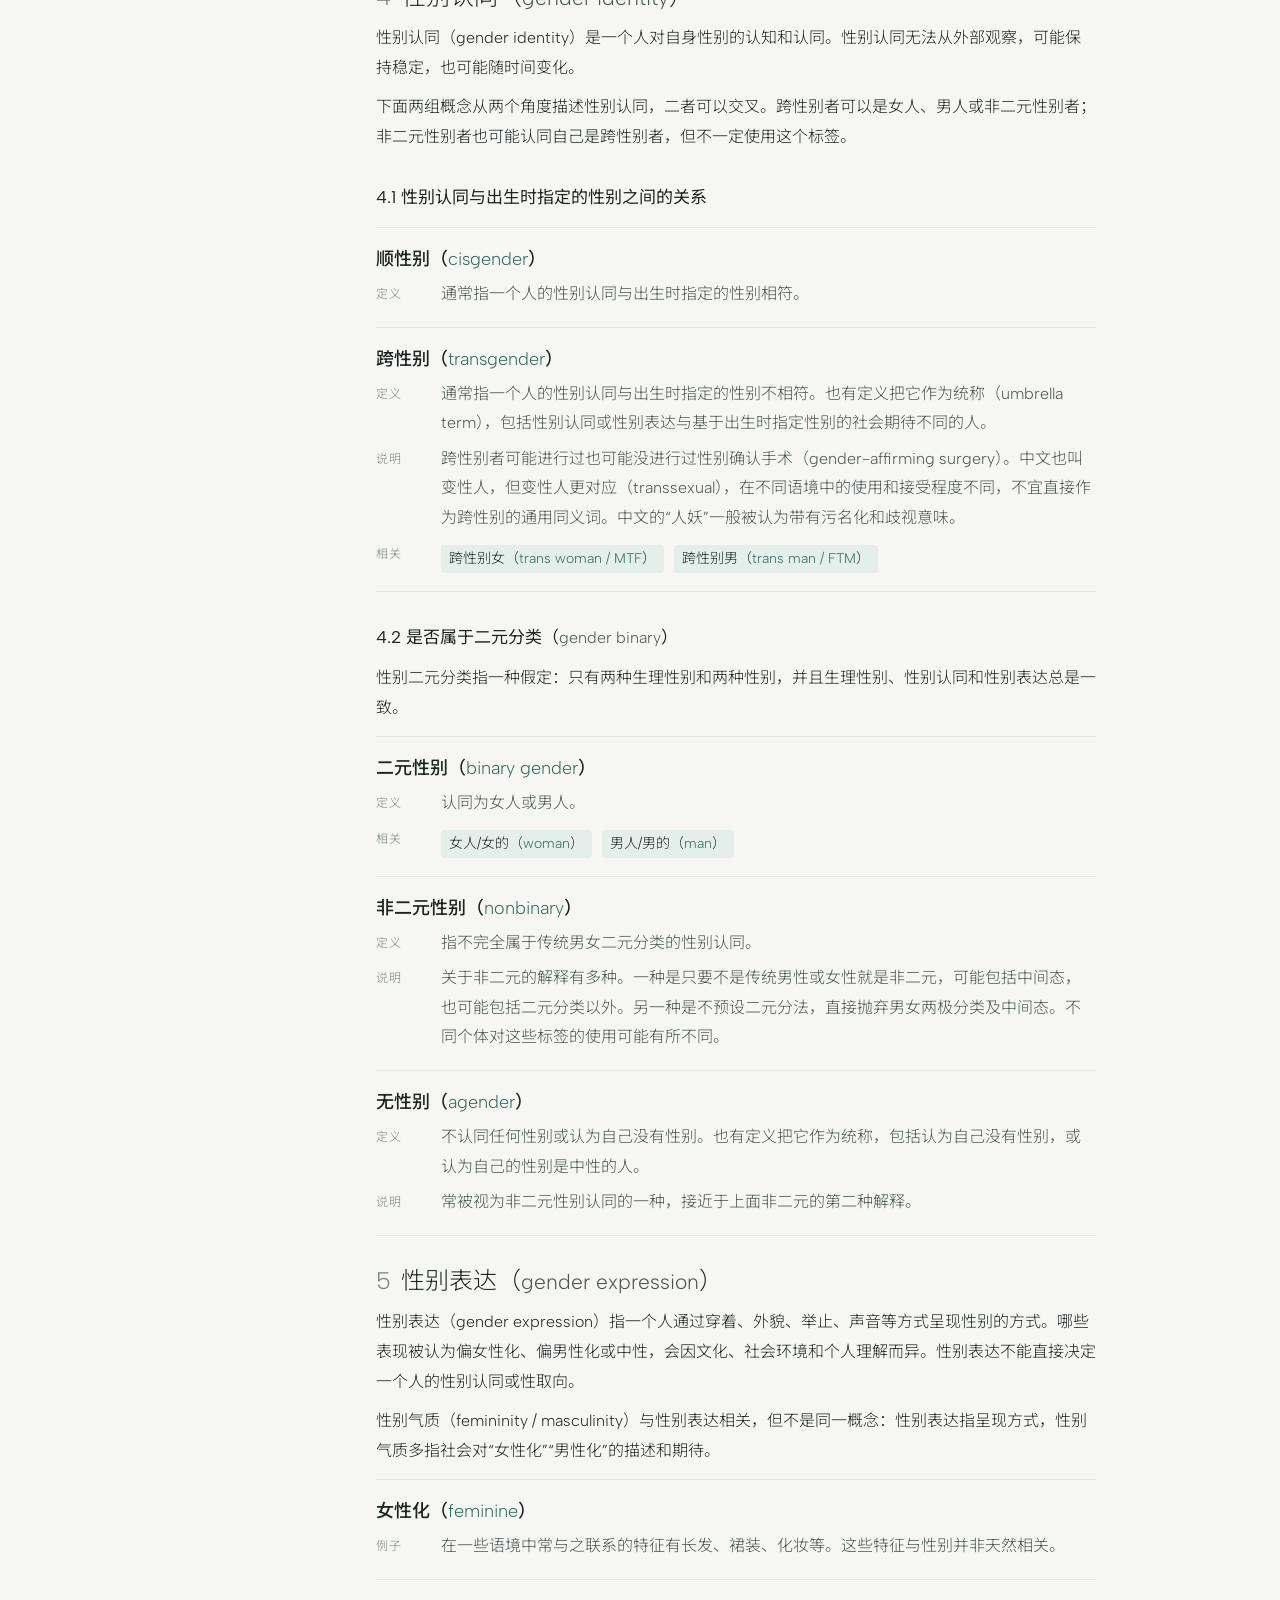
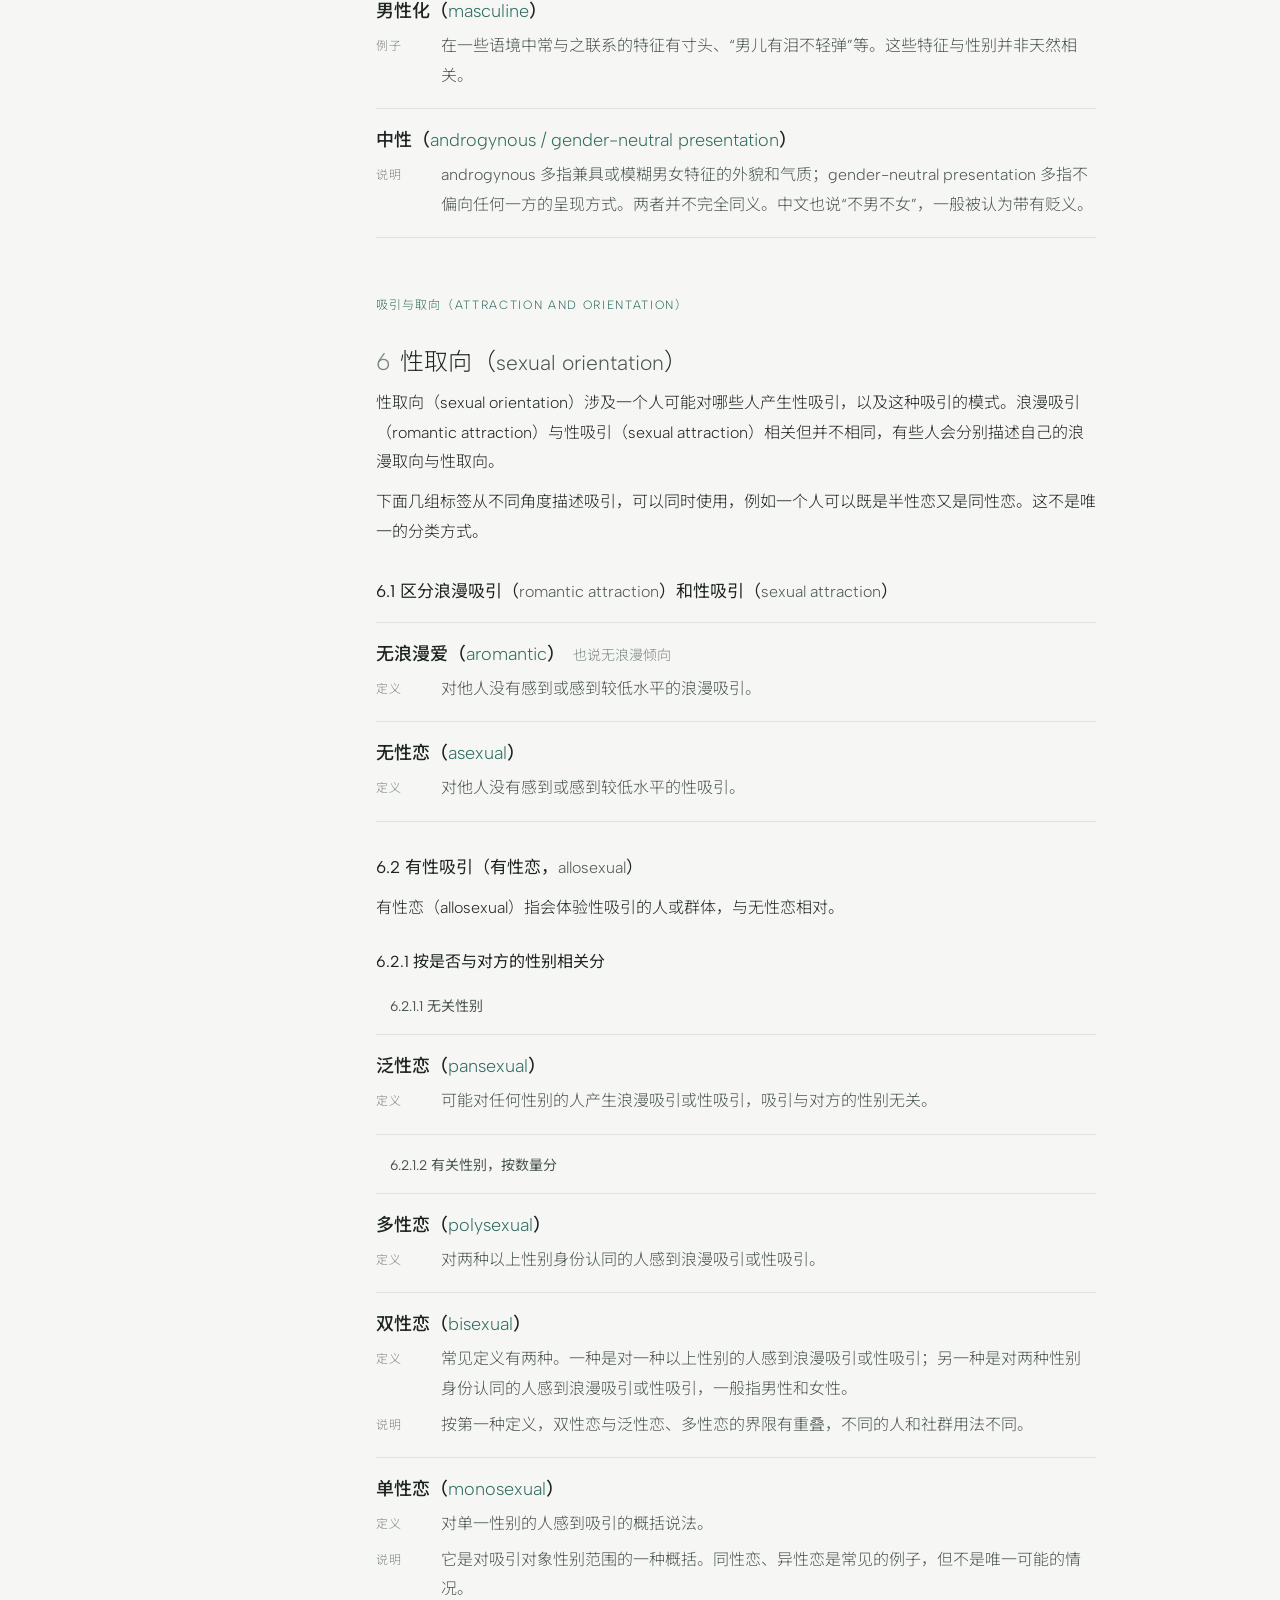
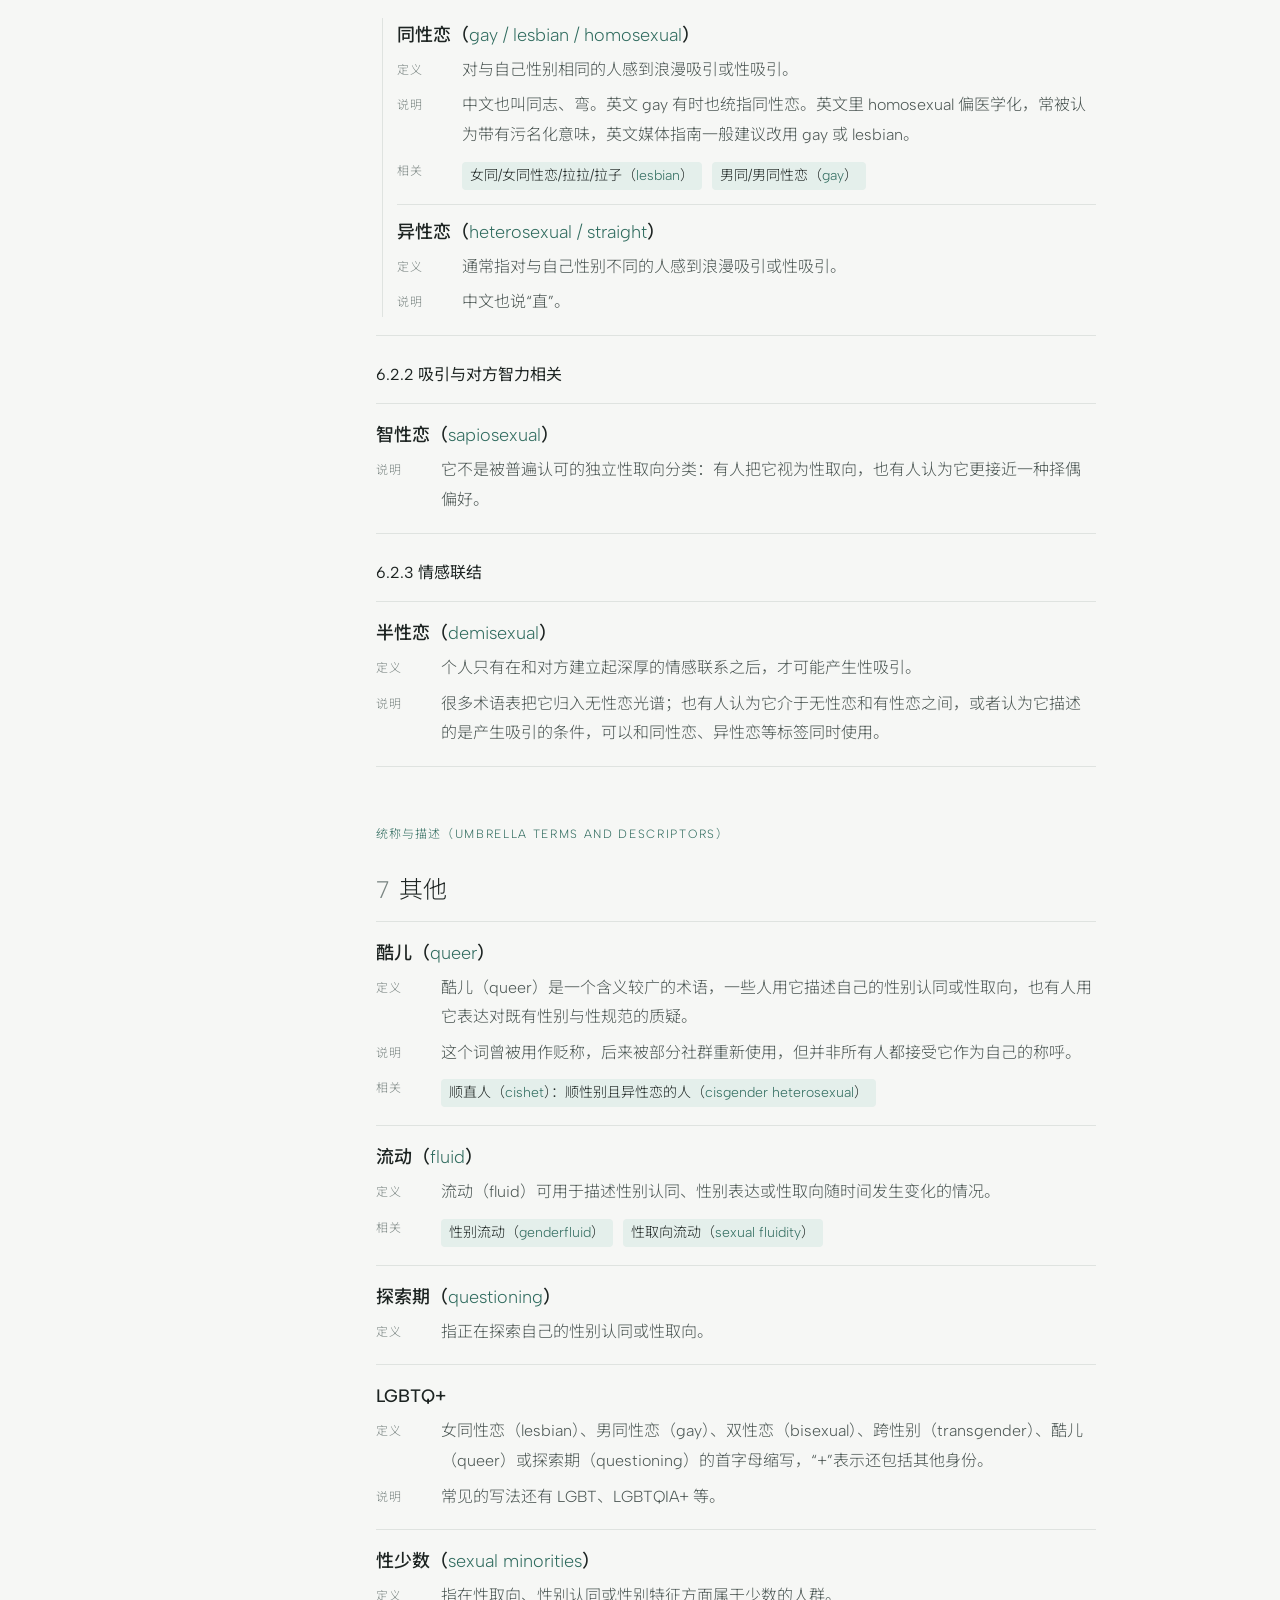
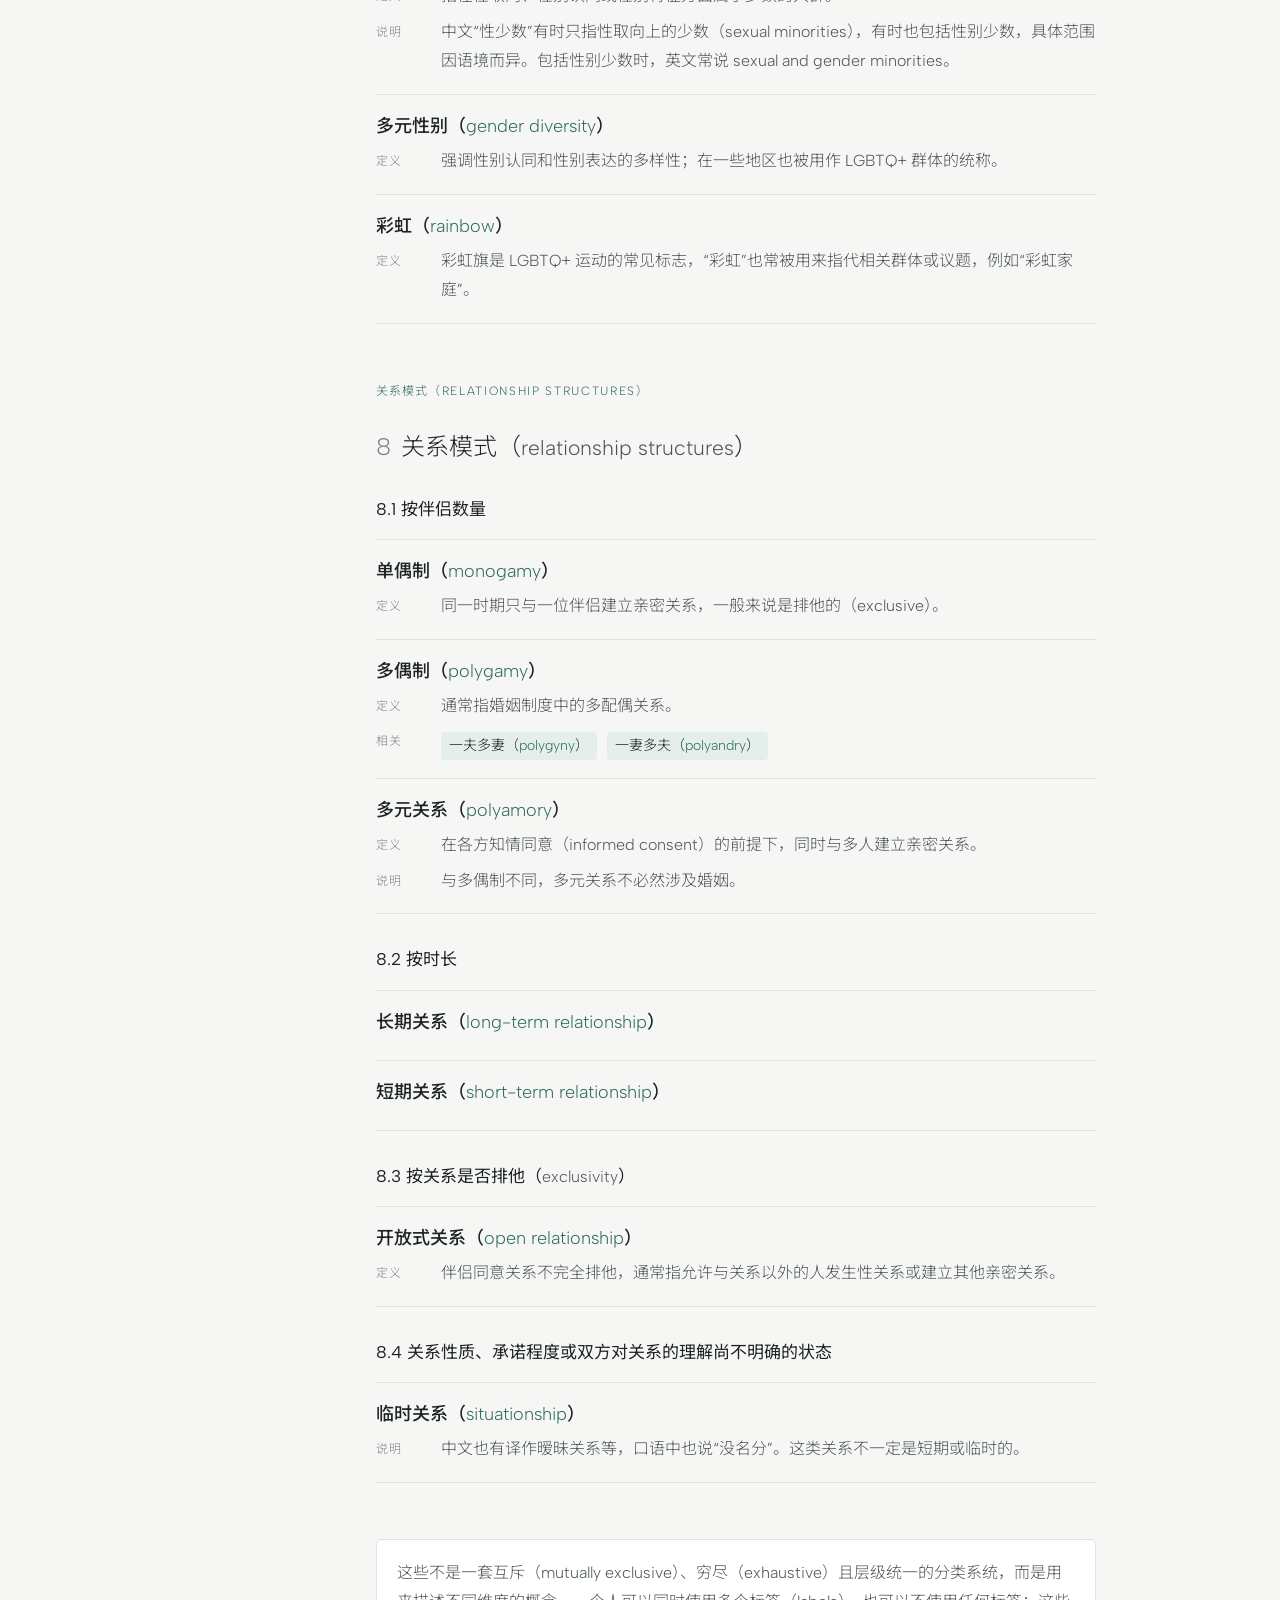
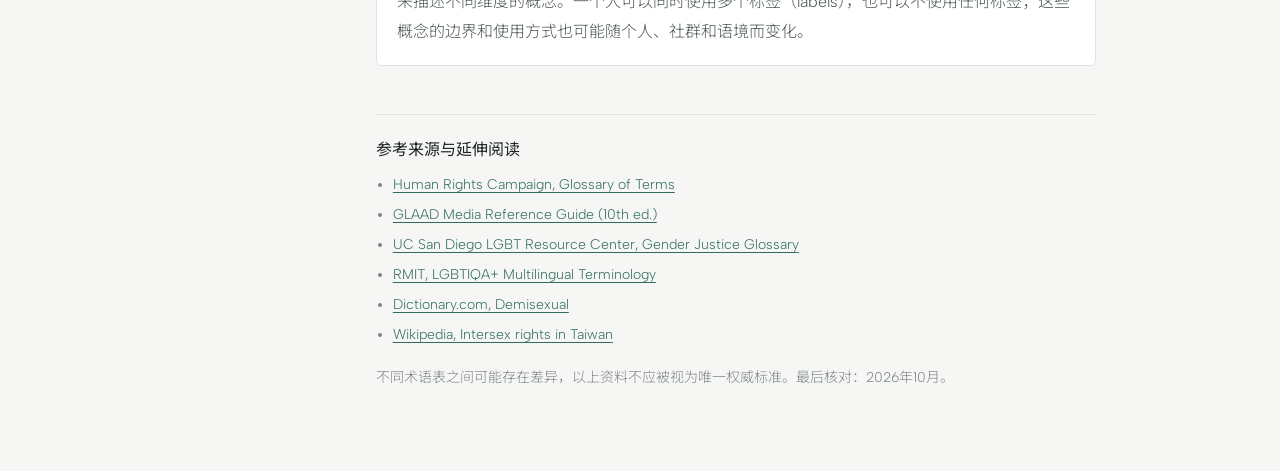
<file: notes-on-sex-gender-and-sexuality.html>
<!DOCTYPE html>
<html lang="zh-CN">
<head>
<meta charset="UTF-8">
<meta name="viewport" content="width=device-width, initial-scale=1.0">
<title>Notes on Sex, Gender, and Sexuality</title>
<meta name="description" content="性、性别认同、性别表达、性取向与关系模式等相关概念的中英文说明。">
<link rel="preconnect" href="https://fonts.googleapis.com">
<link rel="preconnect" href="https://fonts.gstatic.com" crossorigin>
<link rel="stylesheet" href="https://fonts.googleapis.com/css2?family=Albert+Sans:wght@300;400;500&family=Noto+Sans+SC:wght@300;400;500&display=swap">
<style>
/* Layout: a reference glossary — sticky contents rail on wide screens, one reading column; entries set like dictionary headwords with italic English glosses */
:root {
  --bg: #f6f7f5;
  --panel: #ffffff;
  --ink: #1d2422;
  --soft: #4a5552;
  --faint: #7a8582;
  --rule: #dfe3e0;
  --accent: #2f6b5e;
  --accent-soft: #e4efeb;
  --sans: "Albert Sans", "Helvetica Neue", Helvetica, Arial, "PingFang SC", "Hiragino Sans GB", "Noto Sans SC", "Microsoft YaHei", sans-serif;
  --display: var(--sans);
  --body: var(--sans);
  --latin: var(--sans);
  --mono: var(--sans);
}
@media (prefers-color-scheme: dark) {
  :root:not([data-theme="light"]) {
    --bg: #141917; --panel: #1b2220; --ink: #e6ebe9; --soft: #b3bebb; --faint: #85918e;
    --rule: #2c3532; --accent: #7fc1b0; --accent-soft: #1f2e2a; color-scheme: dark;
  }
}
:root[data-theme="dark"] {
  --bg: #141917; --panel: #1b2220; --ink: #e6ebe9; --soft: #b3bebb; --faint: #85918e;
  --rule: #2c3532; --accent: #7fc1b0; --accent-soft: #1f2e2a; color-scheme: dark;
}
* { box-sizing: border-box; }
html { scroll-behavior: smooth; }
@media (prefers-reduced-motion: reduce) { html { scroll-behavior: auto; } }
body {
  background: var(--bg); color: var(--ink);
  font-family: var(--body); font-weight: 300; font-size: 16px; line-height: 1.85; -webkit-font-smoothing: antialiased;
  padding-left: max(16px, env(safe-area-inset-left, 0px));
  padding-right: max(16px, env(safe-area-inset-right, 0px));
  padding-block: 0;
}
a { color: var(--accent); text-underline-offset: 3px; }
a:focus-visible { outline: 2px solid var(--accent); outline-offset: 2px; border-radius: 2px; }
.en { font-family: var(--latin); font-weight: 300; }
.wrap { max-width: 1080px; margin: 0 auto; display: grid; grid-template-columns: 220px minmax(0, 1fr); gap: 56px; padding-block: 56px 72px; }
@media (max-width: 900px) { .wrap { grid-template-columns: minmax(0, 1fr); gap: 0; padding-block: 32px 56px; } }

/* contents rail */
nav.toc { position: sticky; top: calc(env(safe-area-inset-top, 0px) + 32px); align-self: start; font-size: 14px; line-height: 1.6; }
nav.toc p { font-size: 12px; letter-spacing: .12em; text-transform: uppercase; color: var(--faint); margin: 0 0 10px; }
nav.toc ol { list-style: none; margin: 0; padding: 0; display: grid; gap: 4px; }
nav.toc li.grp { margin-top: 12px; font-size: 12px; color: var(--faint); }
nav.toc li.grp:first-child { margin-top: 0; }
nav.toc a { color: var(--soft); text-decoration: none; display: block; padding: 2px 0; }
nav.toc a:hover { color: var(--accent); }
@media (max-width: 900px) { nav.toc { display: none; } }

main { min-width: 0; max-width: 720px; }
header.top { padding-bottom: 32px; border-bottom: 1px solid var(--rule); margin-bottom: 8px; }
header.top h1 { font-family: var(--latin); font-weight: 300; font-size: clamp(32px, 6vw, 46px); line-height: 1.15; margin: 0 0 6px; letter-spacing: -.01em; text-wrap: balance; }
header.top .zh-title { font-family: var(--display); font-weight: 300; font-size: 18px; color: var(--soft); margin: 0 0 24px; }
.lead { font-size: 16px; color: var(--soft); margin: 0 0 14px; }
.mobile-toc { display: none; font-size: 14px; line-height: 1.9; color: var(--faint); margin-top: 18px; }
.mobile-toc a { color: var(--soft); }
@media (max-width: 900px) { .mobile-toc { display: block; } }

.group { margin-top: 56px; }
.group-label { font-size: 12px; letter-spacing: .14em; text-transform: uppercase; color: var(--accent); margin: 0 0 4px; }
.group-label .zh { letter-spacing: .08em; }
section.sec { margin-top: 28px; scroll-margin-top: 24px; }
section.sec > h2 { font-family: var(--display); font-weight: 300; font-size: 24px; line-height: 1.4; margin: 0 0 4px; text-wrap: balance; }
section.sec > h2 .num { font-family: var(--latin); font-weight: 300; color: var(--faint); margin-right: 10px; }
section.sec > h2 .en { font-size: 21px; color: var(--soft); }
.intro { margin: 10px 0 0; }
.intro p { margin: 0 0 10px; }
h3.sub { font-family: var(--display); font-weight: 400; font-size: 17px; margin: 30px 0 0; color: var(--ink); }
h3.sub .en { color: var(--soft); font-size: 16px; }

.entry { padding: 18px 0; border-top: 1px solid var(--rule); }
.entries { margin-top: 14px; border-bottom: 1px solid var(--rule); }
.entry h4 { margin: 0 0 6px; font-family: var(--display); font-weight: 500; font-size: 18px; line-height: 1.5; }
.entry h4 .en { font-family: var(--latin); font-weight: 300; color: var(--accent); font-size: 18px; }
.entry h4 .alt { font-family: var(--body); font-weight: 300; font-size: 14px; color: var(--faint); margin-left: 8px; }
h5.subsub { font-family: var(--display); font-weight: 400; font-size: 16px; margin: 24px 0 0; color: var(--ink); }
h6.subsub2 { font-family: var(--body); font-weight: 400; font-size: 14px; margin: 18px 0 0; color: var(--soft); padding-left: 14px; }
.nested { margin: 14px 0 0 6px; padding-left: 14px; border-left: 1px solid var(--rule); }
.nested .entry:first-child { border-top: 0; padding-top: 4px; }
.nested .entry { padding: 14px 0; }
.nested .entry:last-child { padding-bottom: 0; }
dl { margin: 0; display: grid; grid-template-columns: 3.2em minmax(0, 1fr); column-gap: 14px; row-gap: 6px; }
dt { font-size: 12px; letter-spacing: .08em; color: var(--faint); padding-top: 4px; }
dd { margin: 0; color: var(--soft); min-width: 0; }
@media (max-width: 480px) { dl { grid-template-columns: minmax(0, 1fr); row-gap: 0; } dt { padding-top: 8px; } }
.inline-terms { display: flex; flex-wrap: wrap; gap: 6px 10px; margin: 6px 0 0; padding: 0; list-style: none; }
.inline-terms li { background: var(--accent-soft); color: var(--ink); border-radius: 4px; padding: 1px 8px; font-size: 14px; }
.inline-terms .en { color: var(--accent); }

.kary { font-family: var(--mono); font-variant-numeric: tabular-nums; font-size: 14px; display: flex; flex-wrap: wrap; gap: 8px; list-style: none; padding: 0; margin: 12px 0 0; }
.kary li { border: 1px solid var(--rule); background: var(--panel); border-radius: 4px; padding: 2px 10px; }
.kary li.wide { font-family: var(--body); }

.note { margin-top: 56px; background: var(--panel); border: 1px solid var(--rule); border-radius: 6px; padding: 18px 20px; color: var(--soft); }
.note p { margin: 0; }
footer.refs { margin-top: 48px; padding-top: 20px; border-top: 1px solid var(--rule); font-size: 14px; color: var(--faint); }
footer.refs h2 { font-family: var(--display); font-size: 16px; font-weight: 400; color: var(--ink); margin: 0 0 8px; }
footer.refs ul { margin: 0 0 18px; padding-left: 1.2em; }
footer.refs li { margin-bottom: 4px; }
footer.refs p { margin: 0; }
</style>
</head>
<body>

<div class="wrap">
  <nav class="toc" aria-label="目录">
    <p>Contents</p>
    <ol>
      <li class="grp">性别相关特征</li>
      <li><a href="#s1">1. 染色体</a></li>
      <li><a href="#s2">2. 生理性别</a></li>
      <li><a href="#s3">3. 出生时指定的性别</a></li>
      <li class="grp">性别认同与性别表达</li>
      <li><a href="#s4">4. 性别认同</a></li>
      <li><a href="#s5">5. 性别表达</a></li>
      <li class="grp">吸引与取向</li>
      <li><a href="#s6">6. 性取向</a></li>
      <li class="grp">统称与描述</li>
      <li><a href="#s7">7. 其他</a></li>
      <li class="grp">关系模式</li>
      <li><a href="#s8">8. 关系模式</a></li>
      <li class="grp"></li>
      <li><a href="#refs">参考来源</a></li>
    </ol>
  </nav>

  <main id="main">
    <header class="top">
      <h1>Notes on Sex, Gender, and Sexuality</h1>
      <p class="zh-title">性与性别相关概念</p>
      <p class="lead">本页介绍性别、性取向及相关关系概念，供读者理解相关术语之用。不同个人和社群对术语的理解与使用可能存在差异。</p>
      <p class="lead">本页的概念介绍不应被视为对任何人的身份作出判断的依据，也不应被用来根据声音、外貌或语言表现推断任何人的身份。</p>
      <p class="mobile-toc"><a href="#s1">1. 染色体</a> · <a href="#s2">2. 生理性别</a> · <a href="#s3">3. 出生时指定的性别</a> · <a href="#s4">4. 性别认同</a> · <a href="#s5">5. 性别表达</a> · <a href="#s6">6. 性取向</a> · <a href="#s7">7. 其他</a> · <a href="#s8">8. 关系模式</a> · <a href="#refs">参考来源</a></p>
    </header>

    <!-- ========== 性别相关特征 ========== -->
    <div class="group">
      <p class="group-label"><span class="zh">性别相关特征</span>（<span class="en">Sex characteristics</span>）</p>

      <section class="sec" id="s1">
        <h2><span class="num">1</span>染色体（<span class="en">chromosomes</span>）</h2>
        <div class="intro">
          <p>这里的数字表示染色体总数，后面的字母表示性染色体组成。</p>
        </div>
        <ul class="kary" aria-label="核型示例">
          <li>46,XX</li><li>46,XY</li><li>47,XXY</li><li>47,XXX</li><li>45,X</li>
          <li class="wide">其他核型及嵌合型（<span class="en">other karyotypes and mosaicism</span>）</li>
        </ul>
        <div class="intro" style="margin-top:14px">
          <p>列举的只是部分例子，不代表所有人的染色体情况都可以简单归入这些类型。核型也不能独立决定一个人的性别。</p>
        </div>
      </section>

      <section class="sec" id="s2">
        <h2><span class="num">2</span>生理性别（<span class="en">biological sex</span>）</h2>
        <div class="intro">
          <p>与个体的染色体（<span class="en">chromosomes</span>）、性腺（<span class="en">gonads</span>）、激素（<span class="en">hormones</span>）和第二性征（<span class="en">secondary sex characteristics</span>）等相关。</p>
          <p>生理性别涉及多个维度，常见的描述是女性（<span class="en">female</span>）和男性（<span class="en">male</span>），但这些维度不一定总是一致。间性也不是与女性、男性完全平行的单一生理类型。描述时应区分性别特征本身与对个体的分类。</p>
        </div>
        <div class="entries">
          <article class="entry" id="intersex">
            <h4>间性（<span class="en">intersex</span>）</h4>
            <dl>
              <dt>定义</dt><dd>间性（intersex）是一个统称，指染色体、性腺、激素水平或生殖解剖等与性别相关的特征存在多种自然变异的情况。不同间性个体的具体特征可能不同。</dd>
              <dt>说明</dt><dd>中文也叫双性人、阴阳人等，不同地区和群体对这些称呼的接受程度不同。例如，台湾监察院2018年的报告使用“双性人”，间性权益组织国际阴阳人组织中文版（Oii-Chinese）则选用“阴阳人”。英文媒体指南一般避免用雌雄同体（<span class="en">hermaphrodite</span>）一词指称人。</dd>
            </dl>
          </article>
        </div>
      </section>

      <section class="sec" id="s3">
        <h2><span class="num">3</span>出生时指定的性别（<span class="en">sex assigned at birth</span>）</h2>
        <div class="intro">
          <p>出生时一般依据个体的性器官特征（<span class="en">genitalia</span>）指定的性别。</p>
        </div>
        <div class="entries">
          <article class="entry">
            <h4>出生时被指定为女性（<span class="en">assigned female at birth / AFAB</span>）</h4>
          </article>
          <article class="entry">
            <h4>出生时被指定为男性（<span class="en">assigned male at birth / AMAB</span>）</h4>
            <dl>
              <dt>说明</dt><dd>AFAB、AMAB 是描述出生时指定性别的术语，不是性别认同。</dd>
            </dl>
          </article>
        </div>
      </section>
    </div>

    <!-- ========== 性别认同与性别表达 ========== -->
    <div class="group">
      <p class="group-label"><span class="zh">性别认同与性别表达</span>（<span class="en">Gender identity and expression</span>）</p>

      <section class="sec" id="s4">
        <h2><span class="num">4</span>性别认同（<span class="en">gender identity</span>）</h2>
        <div class="intro">
          <p>性别认同（gender identity）是一个人对自身性别的认知和认同。性别认同无法从外部观察，可能保持稳定，也可能随时间变化。</p>
          <p>下面两组概念从两个角度描述性别认同，二者可以交叉。跨性别者可以是女人、男人或非二元性别者；非二元性别者也可能认同自己是跨性别者，但不一定使用这个标签。</p>
        </div>

        <h3 class="sub">4.1 性别认同与出生时指定的性别之间的关系</h3>
        <div class="entries">
          <article class="entry" id="cisgender">
            <h4>顺性别（<span class="en">cisgender</span>）</h4>
            <dl><dt>定义</dt><dd>通常指一个人的性别认同与出生时指定的性别相符。</dd></dl>
          </article>
          <article class="entry" id="transgender">
            <h4>跨性别（<span class="en">transgender</span>）</h4>
            <dl>
              <dt>定义</dt><dd>通常指一个人的性别认同与出生时指定的性别不相符。也有定义把它作为统称（<span class="en">umbrella term</span>），包括性别认同或性别表达与基于出生时指定性别的社会期待不同的人。</dd>
              <dt>说明</dt><dd>跨性别者可能进行过也可能没进行过性别确认手术（<span class="en">gender-affirming surgery</span>）。中文也叫变性人，但变性人更对应（<span class="en">transsexual</span>），在不同语境中的使用和接受程度不同，不宜直接作为跨性别的通用同义词。中文的“人妖”一般被认为带有污名化和歧视意味。</dd>
              <dt>相关</dt><dd>
                <ul class="inline-terms">
                  <li>跨性别女（<span class="en">trans woman / MTF</span>）</li>
                  <li>跨性别男（<span class="en">trans man / FTM</span>）</li>
                </ul>
              </dd>
            </dl>
          </article>
        </div>

        <h3 class="sub">4.2 是否属于二元分类（<span class="en">gender binary</span>）</h3>
        <div class="intro"><p>性别二元分类指一种假定：只有两种生理性别和两种性别，并且生理性别、性别认同和性别表达总是一致。</p></div>
        <div class="entries">
          <article class="entry" id="binary">
            <h4>二元性别（<span class="en">binary gender</span>）</h4>
            <dl>
              <dt>定义</dt><dd>认同为女人或男人。</dd>
              <dt>相关</dt><dd>
                <ul class="inline-terms">
                  <li>女人/女的（<span class="en">woman</span>）</li>
                  <li>男人/男的（<span class="en">man</span>）</li>
                </ul>
              </dd>
            </dl>
          </article>
          <article class="entry" id="nonbinary">
            <h4>非二元性别（<span class="en">nonbinary</span>）</h4>
            <dl>
              <dt>定义</dt><dd>指不完全属于传统男女二元分类的性别认同。</dd>
              <dt>说明</dt><dd>关于非二元的解释有多种。一种是只要不是传统男性或女性就是非二元，可能包括中间态，也可能包括二元分类以外。另一种是不预设二元分法，直接抛弃男女两极分类及中间态。不同个体对这些标签的使用可能有所不同。</dd>
            </dl>
          </article>
          <article class="entry" id="agender">
            <h4>无性别（<span class="en">agender</span>）</h4>
            <dl>
              <dt>定义</dt><dd>不认同任何性别或认为自己没有性别。也有定义把它作为统称，包括认为自己没有性别，或认为自己的性别是中性的人。</dd>
              <dt>说明</dt><dd>常被视为非二元性别认同的一种，接近于上面非二元的第二种解释。</dd>
            </dl>
          </article>
        </div>
      </section>

      <section class="sec" id="s5">
        <h2><span class="num">5</span>性别表达（<span class="en">gender expression</span>）</h2>
        <div class="intro">
          <p>性别表达（gender expression）指一个人通过穿着、外貌、举止、声音等方式呈现性别的方式。哪些表现被认为偏女性化、偏男性化或中性，会因文化、社会环境和个人理解而异。性别表达不能直接决定一个人的性别认同或性取向。</p>
          <p>性别气质（<span class="en">femininity / masculinity</span>）与性别表达相关，但不是同一概念：性别表达指呈现方式，性别气质多指社会对“女性化”“男性化”的描述和期待。</p>
        </div>
        <div class="entries">
          <article class="entry">
            <h4>女性化（<span class="en">feminine</span>）</h4>
            <dl><dt>例子</dt><dd>在一些语境中常与之联系的特征有长发、裙装、化妆等。这些特征与性别并非天然相关。</dd></dl>
          </article>
          <article class="entry">
            <h4>男性化（<span class="en">masculine</span>）</h4>
            <dl><dt>例子</dt><dd>在一些语境中常与之联系的特征有寸头、“男儿有泪不轻弹”等。这些特征与性别并非天然相关。</dd></dl>
          </article>
          <article class="entry">
            <h4>中性（<span class="en">androgynous / gender-neutral presentation</span>）</h4>
            <dl>
              <dt>说明</dt><dd><span class="en">androgynous</span> 多指兼具或模糊男女特征的外貌和气质；<span class="en">gender-neutral presentation</span> 多指不偏向任何一方的呈现方式。两者并不完全同义。中文也说“不男不女”，一般被认为带有贬义。</dd>
            </dl>
          </article>
        </div>
      </section>
    </div>

    <!-- ========== 吸引与取向 ========== -->
    <div class="group">
      <p class="group-label"><span class="zh">吸引与取向</span>（<span class="en">Attraction and orientation</span>）</p>

      <section class="sec" id="s6">
        <h2><span class="num">6</span>性取向（<span class="en">sexual orientation</span>）</h2>
        <div class="intro">
          <p>性取向（sexual orientation）涉及一个人可能对哪些人产生性吸引，以及这种吸引的模式。浪漫吸引（<span class="en">romantic attraction</span>）与性吸引（<span class="en">sexual attraction</span>）相关但并不相同，有些人会分别描述自己的浪漫取向与性取向。</p>
          <p>下面几组标签从不同角度描述吸引，可以同时使用，例如一个人可以既是半性恋又是同性恋。这不是唯一的分类方式。</p>
        </div>

        <h3 class="sub">6.1 区分浪漫吸引（<span class="en">romantic attraction</span>）和性吸引（<span class="en">sexual attraction</span>）</h3>
        <div class="entries">
          <article class="entry" id="aromantic">
            <h4>无浪漫爱（<span class="en">aromantic</span>）<span class="alt">也说无浪漫倾向</span></h4>
            <dl><dt>定义</dt><dd>对他人没有感到或感到较低水平的浪漫吸引。</dd></dl>
          </article>
          <article class="entry" id="asexual">
            <h4>无性恋（<span class="en">asexual</span>）</h4>
            <dl><dt>定义</dt><dd>对他人没有感到或感到较低水平的性吸引。</dd></dl>
          </article>
        </div>

        <h3 class="sub">6.2 有性吸引（有性恋，<span class="en">allosexual</span>）</h3>
        <div class="intro"><p>有性恋（<span class="en">allosexual</span>）指会体验性吸引的人或群体，与无性恋相对。</p></div>

        <h5 class="subsub">6.2.1 按是否与对方的性别相关分</h5>
        <h6 class="subsub2">6.2.1.1 无关性别</h6>
        <div class="entries">
          <article class="entry" id="pansexual">
            <h4>泛性恋（<span class="en">pansexual</span>）</h4>
            <dl><dt>定义</dt><dd>可能对任何性别的人产生浪漫吸引或性吸引，吸引与对方的性别无关。</dd></dl>
          </article>
        </div>
        <h6 class="subsub2">6.2.1.2 有关性别，按数量分</h6>
        <div class="entries">
          <article class="entry" id="polysexual">
            <h4>多性恋（<span class="en">polysexual</span>）</h4>
            <dl><dt>定义</dt><dd>对两种以上性别身份认同的人感到浪漫吸引或性吸引。</dd></dl>
          </article>
          <article class="entry" id="bisexual">
            <h4>双性恋（<span class="en">bisexual</span>）</h4>
            <dl>
              <dt>定义</dt><dd>常见定义有两种。一种是对一种以上性别的人感到浪漫吸引或性吸引；另一种是对两种性别身份认同的人感到浪漫吸引或性吸引，一般指男性和女性。</dd>
              <dt>说明</dt><dd>按第一种定义，双性恋与泛性恋、多性恋的界限有重叠，不同的人和社群用法不同。</dd>
            </dl>
          </article>
          <article class="entry" id="monosexual">
            <h4>单性恋（<span class="en">monosexual</span>）</h4>
            <dl>
              <dt>定义</dt><dd>对单一性别的人感到吸引的概括说法。</dd>
              <dt>说明</dt><dd>它是对吸引对象性别范围的一种概括。同性恋、异性恋是常见的例子，但不是唯一可能的情况。</dd>
            </dl>
            <div class="nested">
              <article class="entry" id="homosexual">
                <h4>同性恋（<span class="en">gay / lesbian / homosexual</span>）</h4>
                <dl>
                  <dt>定义</dt><dd>对与自己性别相同的人感到浪漫吸引或性吸引。</dd>
                  <dt>说明</dt><dd>中文也叫同志、弯。英文 <span class="en">gay</span> 有时也统指同性恋。英文里 <span class="en">homosexual</span> 偏医学化，常被认为带有污名化意味，英文媒体指南一般建议改用 <span class="en">gay</span> 或 <span class="en">lesbian</span>。</dd>
                  <dt>相关</dt><dd>
                    <ul class="inline-terms">
                      <li>女同/女同性恋/拉拉/拉子（<span class="en">lesbian</span>）</li>
                      <li>男同/男同性恋（<span class="en">gay</span>）</li>
                    </ul>
                  </dd>
                </dl>
              </article>
              <article class="entry" id="heterosexual">
                <h4>异性恋（<span class="en">heterosexual / straight</span>）</h4>
                <dl>
                  <dt>定义</dt><dd>通常指对与自己性别不同的人感到浪漫吸引或性吸引。</dd>
                  <dt>说明</dt><dd>中文也说“直”。</dd>
                </dl>
              </article>
            </div>
          </article>
        </div>

        <h5 class="subsub">6.2.2 吸引与对方智力相关</h5>
        <div class="entries">
          <article class="entry" id="sapiosexual">
            <h4>智性恋（<span class="en">sapiosexual</span>）</h4>
            <dl>
              <dt>说明</dt><dd>它不是被普遍认可的独立性取向分类：有人把它视为性取向，也有人认为它更接近一种择偶偏好。</dd>
            </dl>
          </article>
        </div>

        <h5 class="subsub">6.2.3 情感联结</h5>
        <div class="entries">
          <article class="entry" id="demisexual">
            <h4>半性恋（<span class="en">demisexual</span>）</h4>
            <dl>
              <dt>定义</dt><dd>个人只有在和对方建立起深厚的情感联系之后，才可能产生性吸引。</dd>
              <dt>说明</dt><dd>很多术语表把它归入无性恋光谱；也有人认为它介于无性恋和有性恋之间，或者认为它描述的是产生吸引的条件，可以和同性恋、异性恋等标签同时使用。</dd>
            </dl>
          </article>
        </div>
      </section>
    </div>

    <!-- ========== 统称与描述 ========== -->
    <div class="group">
      <p class="group-label"><span class="zh">统称与描述</span>（<span class="en">Umbrella terms and descriptors</span>）</p>

      <section class="sec" id="s7">
        <h2><span class="num">7</span>其他</h2>
        <div class="entries">
          <article class="entry" id="queer">
            <h4>酷儿（<span class="en">queer</span>）</h4>
            <dl>
              <dt>定义</dt><dd>酷儿（queer）是一个含义较广的术语，一些人用它描述自己的性别认同或性取向，也有人用它表达对既有性别与性规范的质疑。</dd>
              <dt>说明</dt><dd>这个词曾被用作贬称，后来被部分社群重新使用，但并非所有人都接受它作为自己的称呼。</dd>
              <dt>相关</dt><dd>
                <ul class="inline-terms">
                  <li>顺直人（<span class="en">cishet</span>）：顺性别且异性恋的人（<span class="en">cisgender heterosexual</span>）</li>
                </ul>
              </dd>
            </dl>
          </article>
          <article class="entry" id="fluid">
            <h4>流动（<span class="en">fluid</span>）</h4>
            <dl>
              <dt>定义</dt><dd>流动（fluid）可用于描述性别认同、性别表达或性取向随时间发生变化的情况。</dd>
              <dt>相关</dt><dd>
                <ul class="inline-terms">
                  <li>性别流动（<span class="en">genderfluid</span>）</li>
                  <li>性取向流动（<span class="en">sexual fluidity</span>）</li>
                </ul>
              </dd>
            </dl>
          </article>
          <article class="entry" id="questioning">
            <h4>探索期（<span class="en">questioning</span>）</h4>
            <dl><dt>定义</dt><dd>指正在探索自己的性别认同或性取向。</dd></dl>
          </article>
          <article class="entry" id="lgbtq">
            <h4>LGBTQ+</h4>
            <dl>
              <dt>定义</dt><dd>女同性恋（<span class="en">lesbian</span>）、男同性恋（<span class="en">gay</span>）、双性恋（<span class="en">bisexual</span>）、跨性别（<span class="en">transgender</span>）、酷儿（<span class="en">queer</span>）或探索期（<span class="en">questioning</span>）的首字母缩写，“+”表示还包括其他身份。</dd>
              <dt>说明</dt><dd>常见的写法还有 LGBT、LGBTQIA+ 等。</dd>
            </dl>
          </article>
          <article class="entry" id="minorities">
            <h4>性少数（<span class="en">sexual minorities</span>）</h4>
            <dl>
              <dt>定义</dt><dd>指在性取向、性别认同或性别特征方面属于少数的人群。</dd>
              <dt>说明</dt><dd>中文“性少数”有时只指性取向上的少数（<span class="en">sexual minorities</span>），有时也包括性别少数，具体范围因语境而异。包括性别少数时，英文常说 <span class="en">sexual and gender minorities</span>。</dd>
            </dl>
          </article>
          <article class="entry" id="diversity">
            <h4>多元性别（<span class="en">gender diversity</span>）</h4>
            <dl><dt>定义</dt><dd>强调性别认同和性别表达的多样性；在一些地区也被用作 LGBTQ+ 群体的统称。</dd></dl>
          </article>
          <article class="entry" id="rainbow">
            <h4>彩虹（<span class="en">rainbow</span>）</h4>
            <dl><dt>定义</dt><dd>彩虹旗是 LGBTQ+ 运动的常见标志，“彩虹”也常被用来指代相关群体或议题，例如“彩虹家庭”。</dd></dl>
          </article>
        </div>
      </section>
    </div>

    <!-- ========== 关系模式 ========== -->
    <div class="group">
      <p class="group-label"><span class="zh">关系模式</span>（<span class="en">Relationship structures</span>）</p>

      <section class="sec" id="s8">
        <h2><span class="num">8</span>关系模式（<span class="en">relationship structures</span>）</h2>

        <h3 class="sub">8.1 按伴侣数量</h3>
        <div class="entries">
          <article class="entry" id="monogamy">
            <h4>单偶制（<span class="en">monogamy</span>）</h4>
            <dl><dt>定义</dt><dd>同一时期只与一位伴侣建立亲密关系，一般来说是排他的（<span class="en">exclusive</span>）。</dd></dl>
          </article>
          <article class="entry" id="polygamy">
            <h4>多偶制（<span class="en">polygamy</span>）</h4>
            <dl>
              <dt>定义</dt><dd>通常指婚姻制度中的多配偶关系。</dd>
              <dt>相关</dt><dd>
                <ul class="inline-terms">
                  <li>一夫多妻（<span class="en">polygyny</span>）</li>
                  <li>一妻多夫（<span class="en">polyandry</span>）</li>
                </ul>
              </dd>
            </dl>
          </article>
          <article class="entry" id="polyamory">
            <h4>多元关系（<span class="en">polyamory</span>）</h4>
            <dl>
              <dt>定义</dt><dd>在各方知情同意（<span class="en">informed consent</span>）的前提下，同时与多人建立亲密关系。</dd>
              <dt>说明</dt><dd>与多偶制不同，多元关系不必然涉及婚姻。</dd>
            </dl>
          </article>
        </div>

        <h3 class="sub">8.2 按时长</h3>
        <div class="entries">
          <article class="entry">
            <h4>长期关系（<span class="en">long-term relationship</span>）</h4>
          </article>
          <article class="entry">
            <h4>短期关系（<span class="en">short-term relationship</span>）</h4>
          </article>
        </div>

        <h3 class="sub">8.3 按关系是否排他（<span class="en">exclusivity</span>）</h3>
        <div class="entries">
          <article class="entry" id="open">
            <h4>开放式关系（<span class="en">open relationship</span>）</h4>
            <dl><dt>定义</dt><dd>伴侣同意关系不完全排他，通常指允许与关系以外的人发生性关系或建立其他亲密关系。</dd></dl>
          </article>
        </div>

        <h3 class="sub">8.4 关系性质、承诺程度或双方对关系的理解尚不明确的状态</h3>
        <div class="entries">
          <article class="entry" id="situationship">
            <h4>临时关系（<span class="en">situationship</span>）</h4>
            <dl>
              <dt>说明</dt><dd>中文也有译作暧昧关系等，口语中也说“没名分”。这类关系不一定是短期或临时的。</dd>
            </dl>
          </article>
        </div>
      </section>
    </div>

    <div class="note">
      <p>这些不是一套互斥（<span class="en">mutually exclusive</span>）、穷尽（<span class="en">exhaustive</span>）且层级统一的分类系统，而是用来描述不同维度的概念。一个人可以同时使用多个标签（<span class="en">labels</span>），也可以不使用任何标签；这些概念的边界和使用方式也可能随个人、社群和语境而变化。</p>
    </div>

    <footer class="refs" id="refs">
      <h2>参考来源与延伸阅读</h2>
      <ul>
        <li><a href="https://www.hrc.org/resources/glossary-of-terms" target="_blank" rel="noopener">Human Rights Campaign, Glossary of Terms</a></li>
        <li><a href="https://handbook.vpcomm.umich.edu/wp-content/uploads/sites/90/2019/04/GLAAD-Media-Reference-Guide-Tenth-Edition.pdf" target="_blank" rel="noopener">GLAAD Media Reference Guide (10th ed.)</a></li>
        <li><a href="https://lgbt.ucsd.edu/education/Gender%20Justice%20Glossary.html" target="_blank" rel="noopener">UC San Diego LGBT Resource Center, Gender Justice Glossary</a></li>
        <li><a href="https://www.rmit.edu.au/about/schools-colleges/global-urban-and-social-studies/research/social-equity-research-centre/projects/lgbtiqa-multilingual-terminology" target="_blank" rel="noopener">RMIT, LGBTIQA+ Multilingual Terminology</a></li>
        <li><a href="https://www.dictionary.com/e/gender-sexuality/demisexual/" target="_blank" rel="noopener">Dictionary.com, Demisexual</a></li>
        <li><a href="https://en.wikipedia.org/wiki/Intersex_rights_in_Taiwan" target="_blank" rel="noopener">Wikipedia, Intersex rights in Taiwan</a></li>
      </ul>
      <p>不同术语表之间可能存在差异，以上资料不应被视为唯一权威标准。最后核对：2026年10月。</p>
    </footer>
  </main>
</div>
</body>
</html>
</file>
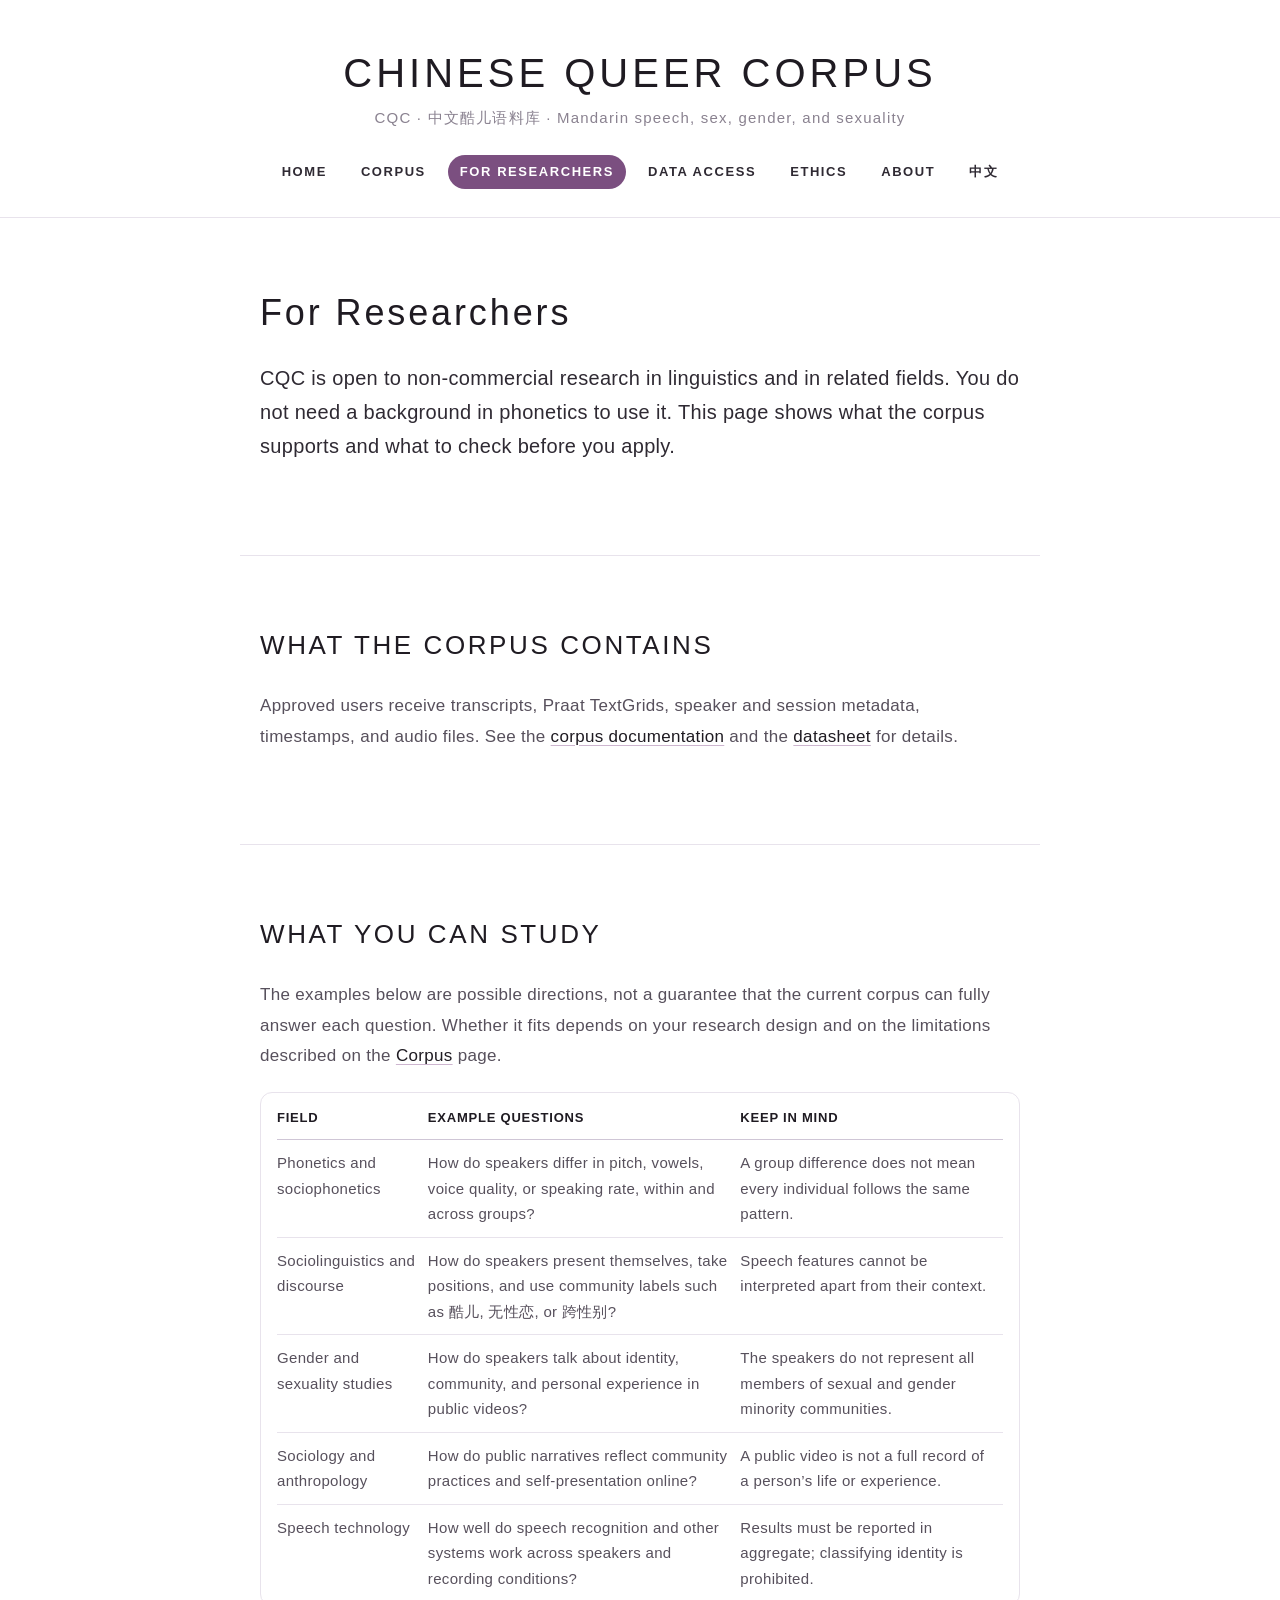
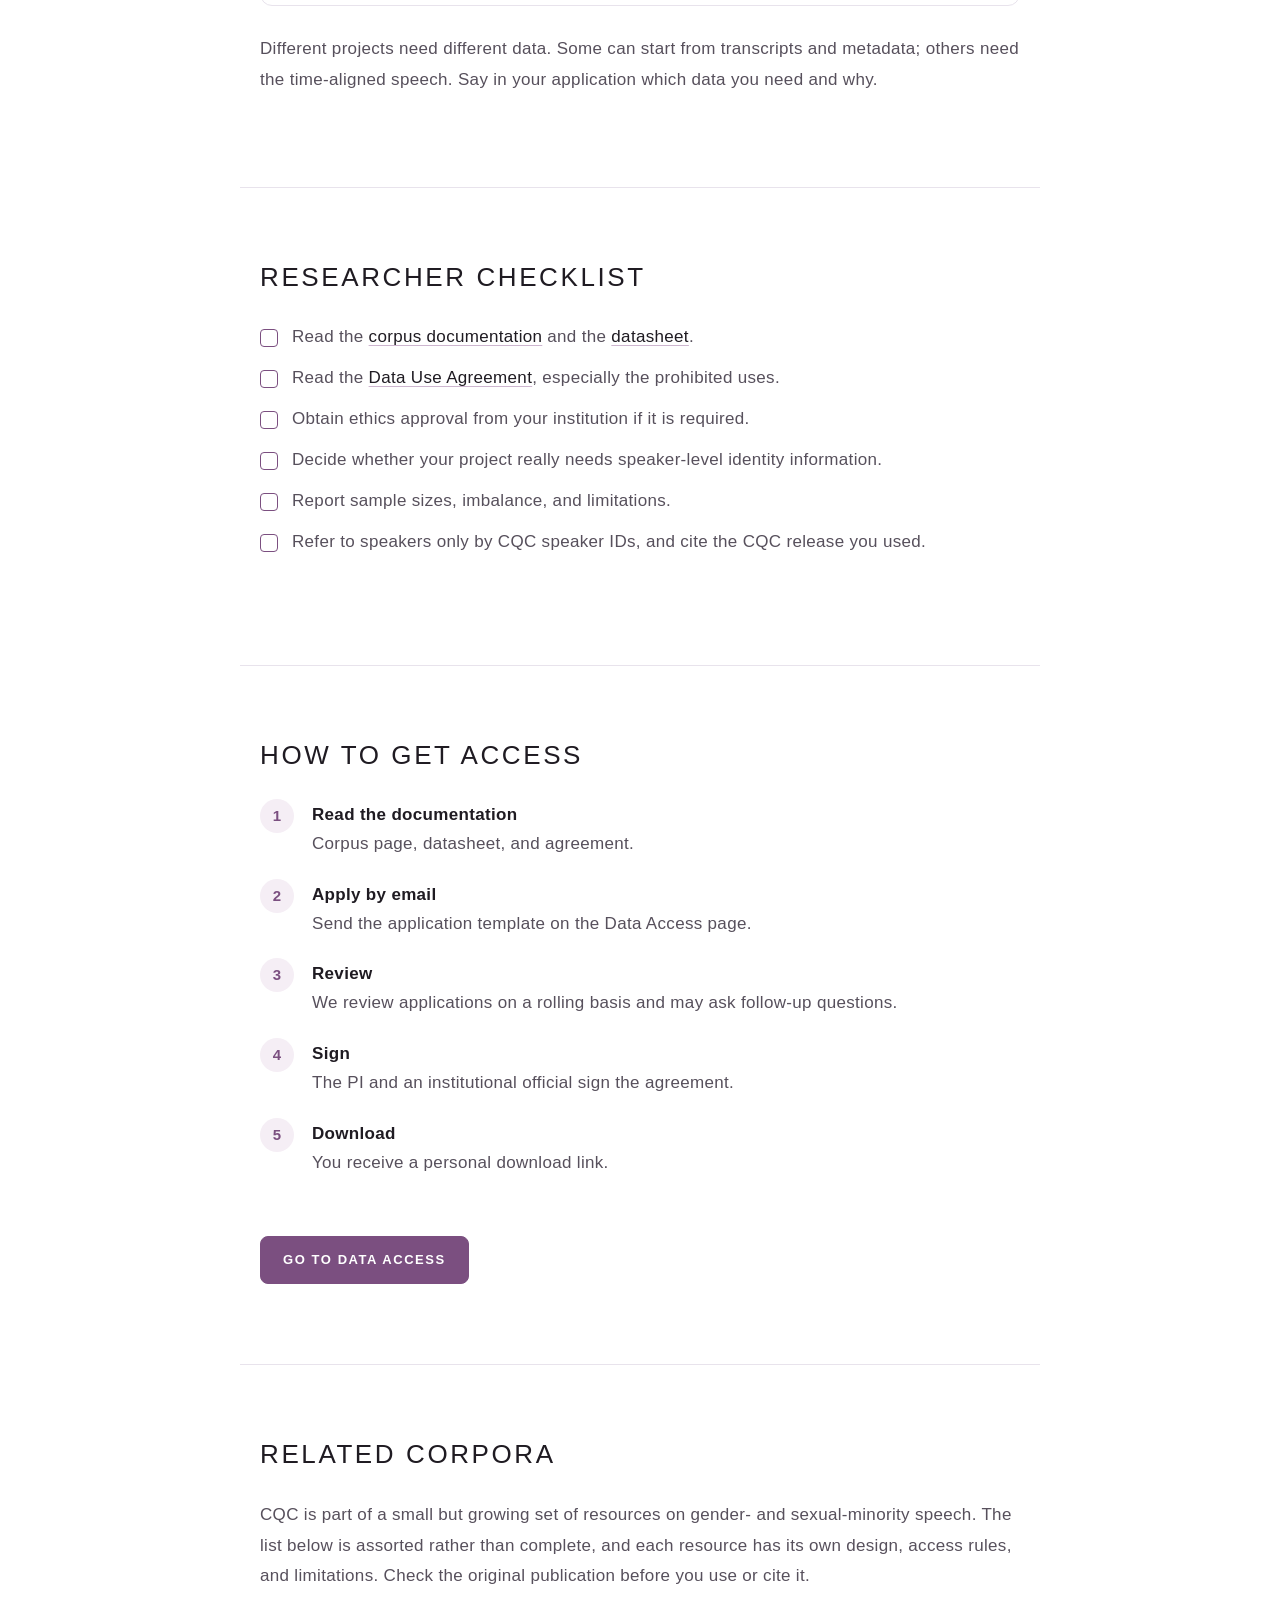
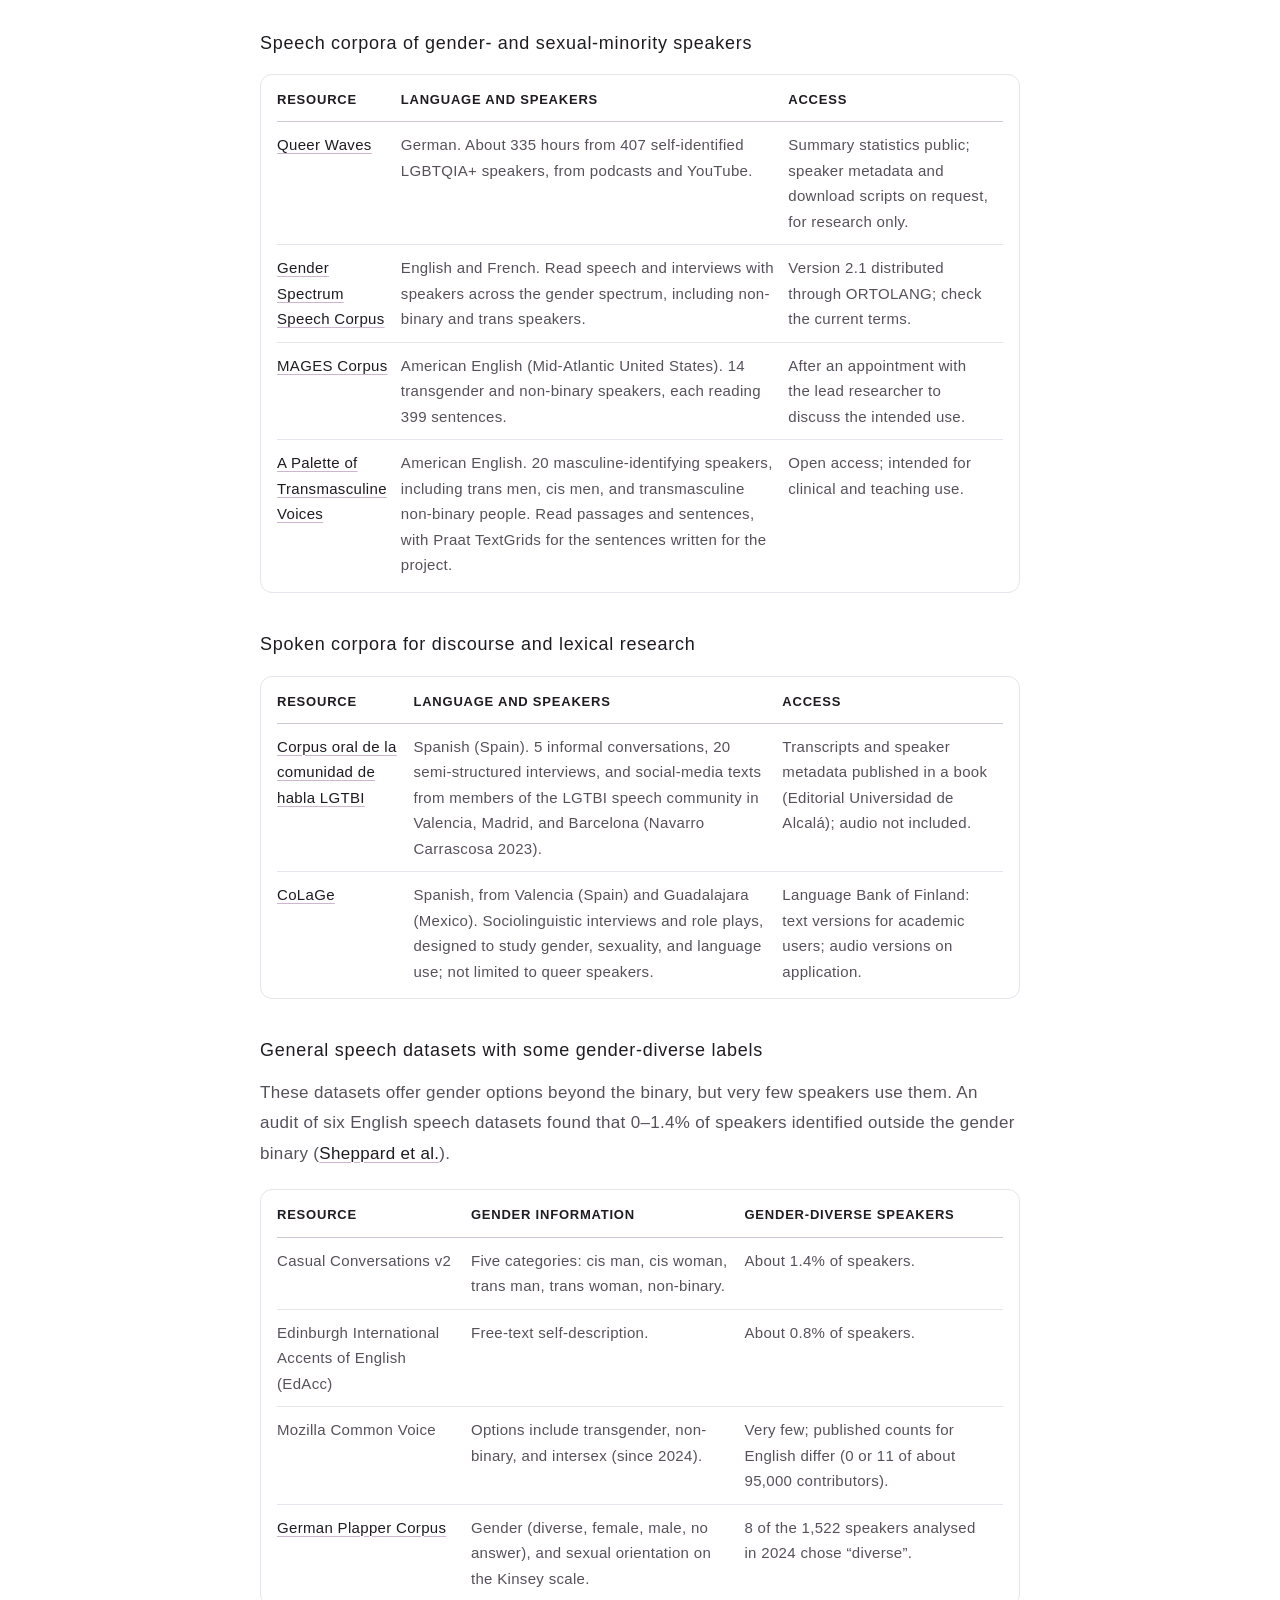
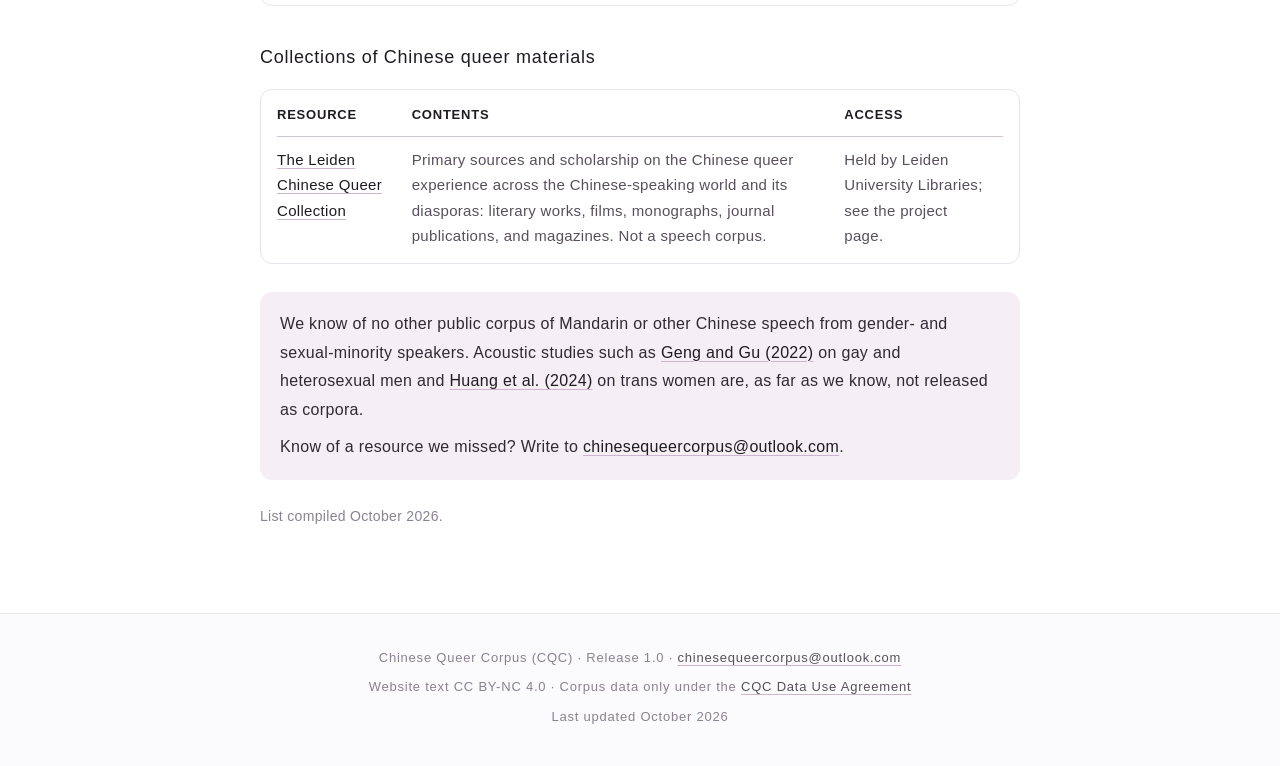
<file: research.html>
<!DOCTYPE html>
<html lang="en">
<head>
    <meta charset="UTF-8">
    <meta name="viewport" content="width=device-width, initial-scale=1.0">
    <title>For Researchers | Chinese Queer Corpus (CQC)</title>
    <meta name="description" content="What researchers in linguistics, sociology, gender studies and related fields can study with the Chinese Queer Corpus and how to apply.">
    <link rel="stylesheet" href="styles.css">
</head>
<body>
    <a class="skip-link" href="#main">Skip to content</a>
    <header>
        <p class="site-title"><a href="index.html">CHINESE QUEER CORPUS</a></p>
        <p class="site-subtitle">CQC · 中文酷儿语料库 · Mandarin speech, sex, gender, and sexuality</p>
        <nav aria-label="Main">
            <ul>
                <li><a href="index.html">Home</a></li>
                <li><a href="corpus.html">Corpus</a></li>
                <li><a href="research.html" aria-current="page">For Researchers</a></li>
                <li><a href="access.html">Data Access</a></li>
                <li><a href="ethics.html">Ethics</a></li>
                <li><a href="about.html">About</a></li>
                <li><a href="zh.html">中文</a></li>
            </ul>
        </nav>
    </header>

    <main id="main">
        <section class="content-section">
            <h1>For Researchers</h1>
            <p class="lead">CQC is open to non-commercial research in linguistics and in related fields. You do not need a background in phonetics to use it. This page shows what the corpus supports and what to check before you apply.</p>
        </section>

        <section class="content-section">
            <h2>What the corpus contains</h2>
            <p>Approved users receive transcripts, Praat TextGrids, speaker and session metadata, timestamps, and audio files. See the <a href="corpus.html">corpus documentation</a> and the <a href="datasheet.html">datasheet</a> for details.</p>
        </section>

        <section class="content-section">
            <h2>What you can study</h2>
            <p>The examples below are possible directions, not a guarantee that the current corpus can fully answer each question. Whether it fits depends on your research design and on the limitations described on the <a href="corpus.html#limitations">Corpus</a> page.</p>
            <div class="table-wrap">
                <table class="stack">
                    <thead><tr><th>Field</th><th>Example questions</th><th>Keep in mind</th></tr></thead>
                    <tbody>
                        <tr><td>Phonetics and sociophonetics</td><td>How do speakers differ in pitch, vowels, voice quality, or speaking rate, within and across groups?</td><td>A group difference does not mean every individual follows the same pattern.</td></tr>
                        <tr><td>Sociolinguistics and discourse</td><td>How do speakers present themselves, take positions, and use community labels such as 酷儿, 无性恋, or 跨性别?</td><td>Speech features cannot be interpreted apart from their context.</td></tr>
                        <tr><td>Gender and sexuality studies</td><td>How do speakers talk about identity, community, and personal experience in public videos?</td><td>The speakers do not represent all members of sexual and gender minority communities.</td></tr>
                        <tr><td>Sociology and anthropology</td><td>How do public narratives reflect community practices and self-presentation online?</td><td>A public video is not a full record of a person’s life or experience.</td></tr>
                        <tr><td>Speech technology</td><td>How well do speech recognition and other systems work across speakers and recording conditions?</td><td>Results must be reported in aggregate; classifying identity is prohibited.</td></tr>
                    </tbody>
                </table>
            </div>
            <p>Different projects need different data. Some can start from transcripts and metadata; others need the time-aligned speech. Say in your application which data you need and why.</p>
        </section>


        <section class="content-section">
            <h2>Researcher checklist</h2>
            <ul class="checklist">
                <li>Read the <a href="corpus.html">corpus documentation</a> and the <a href="datasheet.html">datasheet</a>.</li>
                <li>Read the <a href="agreement.html">Data Use Agreement</a>, especially the prohibited uses.</li>
                <li>Obtain ethics approval from your institution if it is required.</li>
                <li>Decide whether your project really needs speaker-level identity information.</li>
                <li>Report sample sizes, imbalance, and limitations.</li>
                <li>Refer to speakers only by CQC speaker IDs, and cite the CQC release you used.</li>
            </ul>
        </section>

        <section class="content-section">
            <h2>How to get access</h2>
            <ol class="steps">
                <li><strong>Read the documentation</strong>Corpus page, datasheet, and agreement.</li>
                <li><strong>Apply by email</strong>Send the application template on the Data Access page.</li>
                <li><strong>Review</strong>We review applications on a rolling basis and may ask follow-up questions.</li>
                <li><strong>Sign</strong>The PI and an institutional official sign the agreement.</li>
                <li><strong>Download</strong>You receive a personal download link.</li>
            </ol>
            <a class="button" href="access.html">Go to Data Access</a>
        </section>
        <section class="content-section" id="related">
            <h2>Related corpora</h2>
            <p>CQC is part of a small but growing set of resources on gender- and sexual-minority speech. The list below is assorted rather than complete, and each resource has its own design, access rules, and limitations. Check the original publication before you use or cite it.</p>

            <h3>Speech corpora of gender- and sexual-minority speakers</h3>
            <div class="table-wrap">
                <table class="stack">
                    <thead><tr><th>Resource</th><th>Language and speakers</th><th>Access</th></tr></thead>
                    <tbody>
                        <tr><td><a href="https://www.isca-archive.org/interspeech_2025/siegert25_interspeech.html">Queer Waves</a></td><td>German. About 335 hours from 407 self-identified LGBTQIA+ speakers, from podcasts and YouTube.</td><td>Summary statistics public; speaker metadata and download scripts on request, for research only.</td></tr>
                        <tr><td><a href="https://hal.science/hal-04078579">Gender Spectrum Speech Corpus</a></td><td>English and French. Read speech and interviews with speakers across the gender spectrum, including non-binary and trans speakers.</td><td>Version 2.1 distributed through ORTOLANG; check the current terms.</td></tr>
                        <tr><td><a href="https://maxwell-hope.com/mages-corpus/">MAGES Corpus</a></td><td>American English (Mid-Atlantic United States). 14 transgender and non-binary speakers, each reading 399 sentences.</td><td>After an appointment with the lead researcher to discuss the intended use.</td></tr>
                        <tr><td><a href="https://conservancy.umn.edu/items/288de9e7-57e2-4ada-a49b-31a0d8ae2cd7">A Palette of Transmasculine Voices</a></td><td>American English. 20 masculine-identifying speakers, including trans men, cis men, and transmasculine non-binary people. Read passages and sentences, with Praat TextGrids for the sentences written for the project.</td><td>Open access; intended for clinical and teaching use.</td></tr>
                    </tbody>
                </table>
            </div>

            <h3>Spoken corpora for discourse and lexical research</h3>
            <div class="table-wrap">
                <table class="stack">
                    <thead><tr><th>Resource</th><th>Language and speakers</th><th>Access</th></tr></thead>
                    <tbody>
                        <tr><td><a href="https://revistas.ucm.es/index.php/ESLG/en/article/view/91852">Corpus oral de la comunidad de habla LGTBI</a></td><td>Spanish (Spain). 5 informal conversations, 20 semi-structured interviews, and social-media texts from members of the LGTBI speech community in Valencia, Madrid, and Barcelona (Navarro Carrascosa 2023).</td><td>Transcripts and speaker metadata published in a book (Editorial Universidad de Alcalá); audio not included.</td></tr>
                        <tr><td><a href="https://www.kielipankki.fi/?p=32508">CoLaGe</a></td><td>Spanish, from Valencia (Spain) and Guadalajara (Mexico). Sociolinguistic interviews and role plays, designed to study gender, sexuality, and language use; not limited to queer speakers.</td><td>Language Bank of Finland: text versions for academic users; audio versions on application.</td></tr>
                    </tbody>
                </table>
            </div>

            <h3>General speech datasets with some gender-diverse labels</h3>
            <p>These datasets offer gender options beyond the binary, but very few speakers use them. An audit of six English speech datasets found that 0–1.4% of speakers identified outside the gender binary (<a href="https://arxiv.org/abs/2609.25491">Sheppard et al.</a>).</p>
            <div class="table-wrap">
                <table class="stack">
                    <thead><tr><th>Resource</th><th>Gender information</th><th>Gender-diverse speakers</th></tr></thead>
                    <tbody>
                        <tr><td>Casual Conversations v2</td><td>Five categories: cis man, cis woman, trans man, trans woman, non-binary.</td><td>About 1.4% of speakers.</td></tr>
                        <tr><td>Edinburgh International Accents of English (EdAcc)</td><td>Free-text self-description.</td><td>About 0.8% of speakers.</td></tr>
                        <tr><td>Mozilla Common Voice</td><td>Options include transgender, non-binary, and intersex (since 2024).</td><td>Very few; published counts for English differ (0 or 11 of about 95,000 contributors).</td></tr>
                        <tr><td><a href="https://www.isca-archive.org/interspeech_2024/weirich24_interspeech.pdf">German Plapper Corpus</a></td><td>Gender (diverse, female, male, no answer), and sexual orientation on the Kinsey scale.</td><td>8 of the 1,522 speakers analysed in 2024 chose “diverse”.</td></tr>
                    </tbody>
                </table>
            </div>

            <h3>Collections of Chinese queer materials</h3>
            <div class="table-wrap">
                <table class="stack">
                    <thead><tr><th>Resource</th><th>Contents</th><th>Access</th></tr></thead>
                    <tbody>
                        <tr><td><a href="https://www.universiteitleiden.nl/en/research/research-projects/humanities/the-leiden-chinese-queer-collection">The Leiden Chinese Queer Collection</a></td><td>Primary sources and scholarship on the Chinese queer experience across the Chinese-speaking world and its diasporas: literary works, films, monographs, journal publications, and magazines. Not a speech corpus.</td><td>Held by Leiden University Libraries; see the project page.</td></tr>
                    </tbody>
                </table>
            </div>

            <div class="note">
                <p>We know of no other public corpus of Mandarin or other Chinese speech from gender- and sexual-minority speakers. Acoustic studies such as <a href="https://doi.org/10.1177/00238309211000783">Geng and Gu (2022)</a> on gay and heterosexual men and <a href="https://doi.org/10.1016/j.jvoice.2024.08.037">Huang et al. (2024)</a> on trans women are, as far as we know, not released as corpora.</p>
                <p>Know of a resource we missed? Write to <a href="mailto:chinesequeercorpus@outlook.com">chinesequeercorpus@outlook.com</a>.</p>
            </div>
            <p class="small">List compiled October 2026.</p>
        </section>

    </main>

    <footer>
        <p>Chinese Queer Corpus (CQC) · Release 1.0 · <a href="mailto:chinesequeercorpus@outlook.com">chinesequeercorpus@outlook.com</a></p>
        <p>Website text CC BY-NC 4.0 · Corpus data only under the <a href="agreement.html">CQC Data Use Agreement</a></p>
        <p>Last updated October 2026</p>
    </footer>
</body>
</html>
</file>
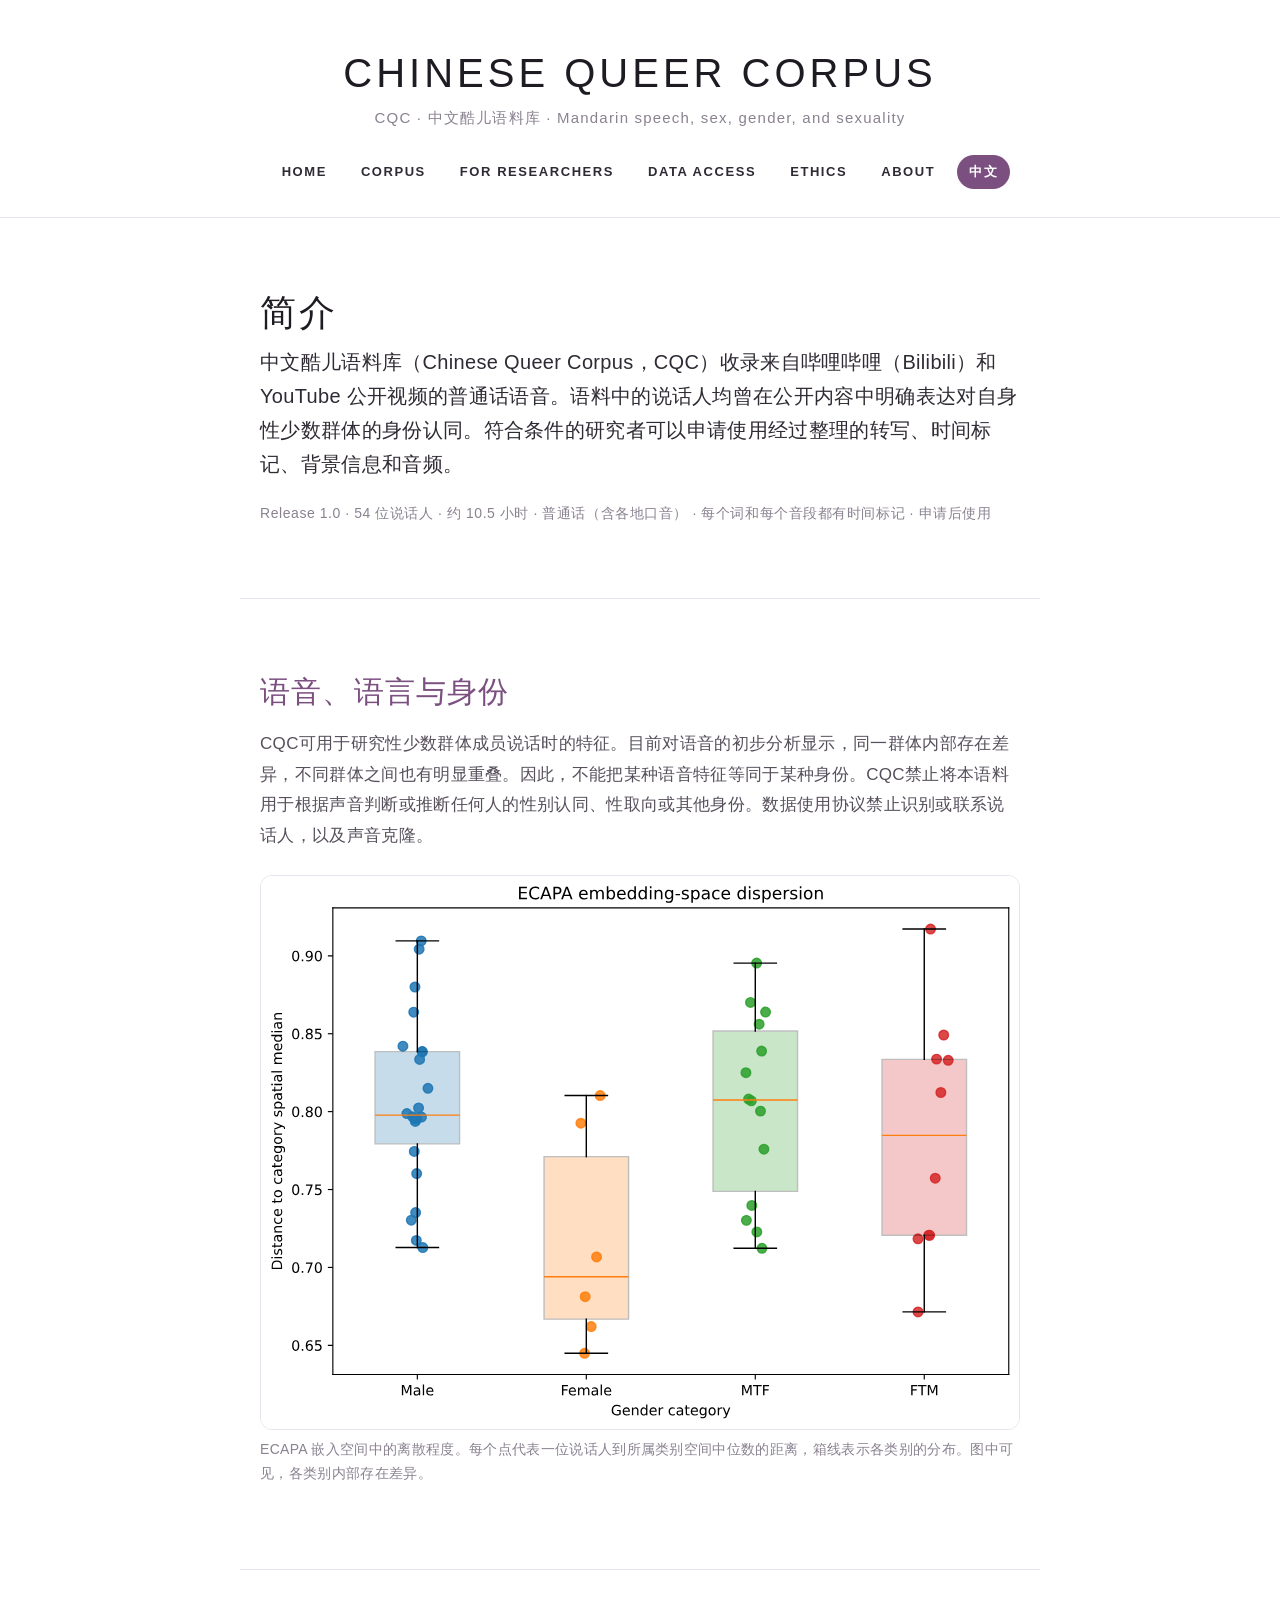
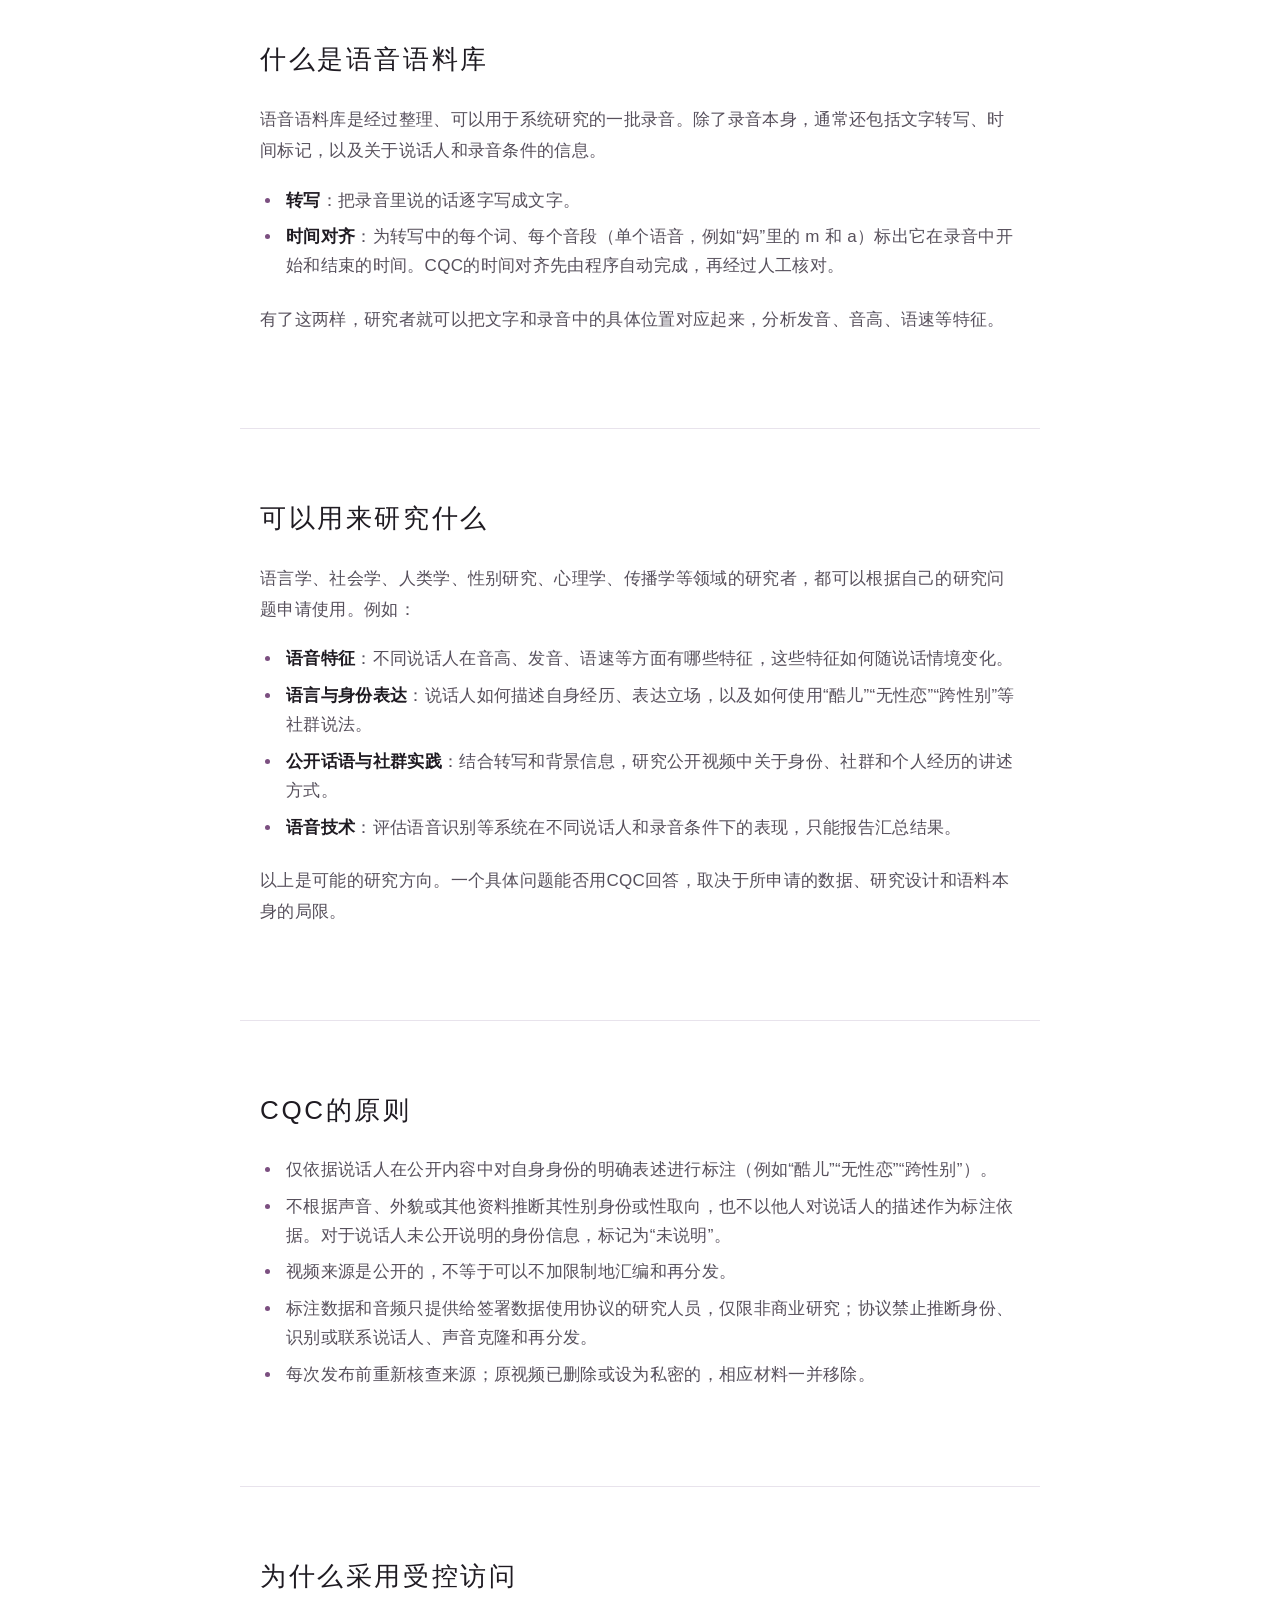
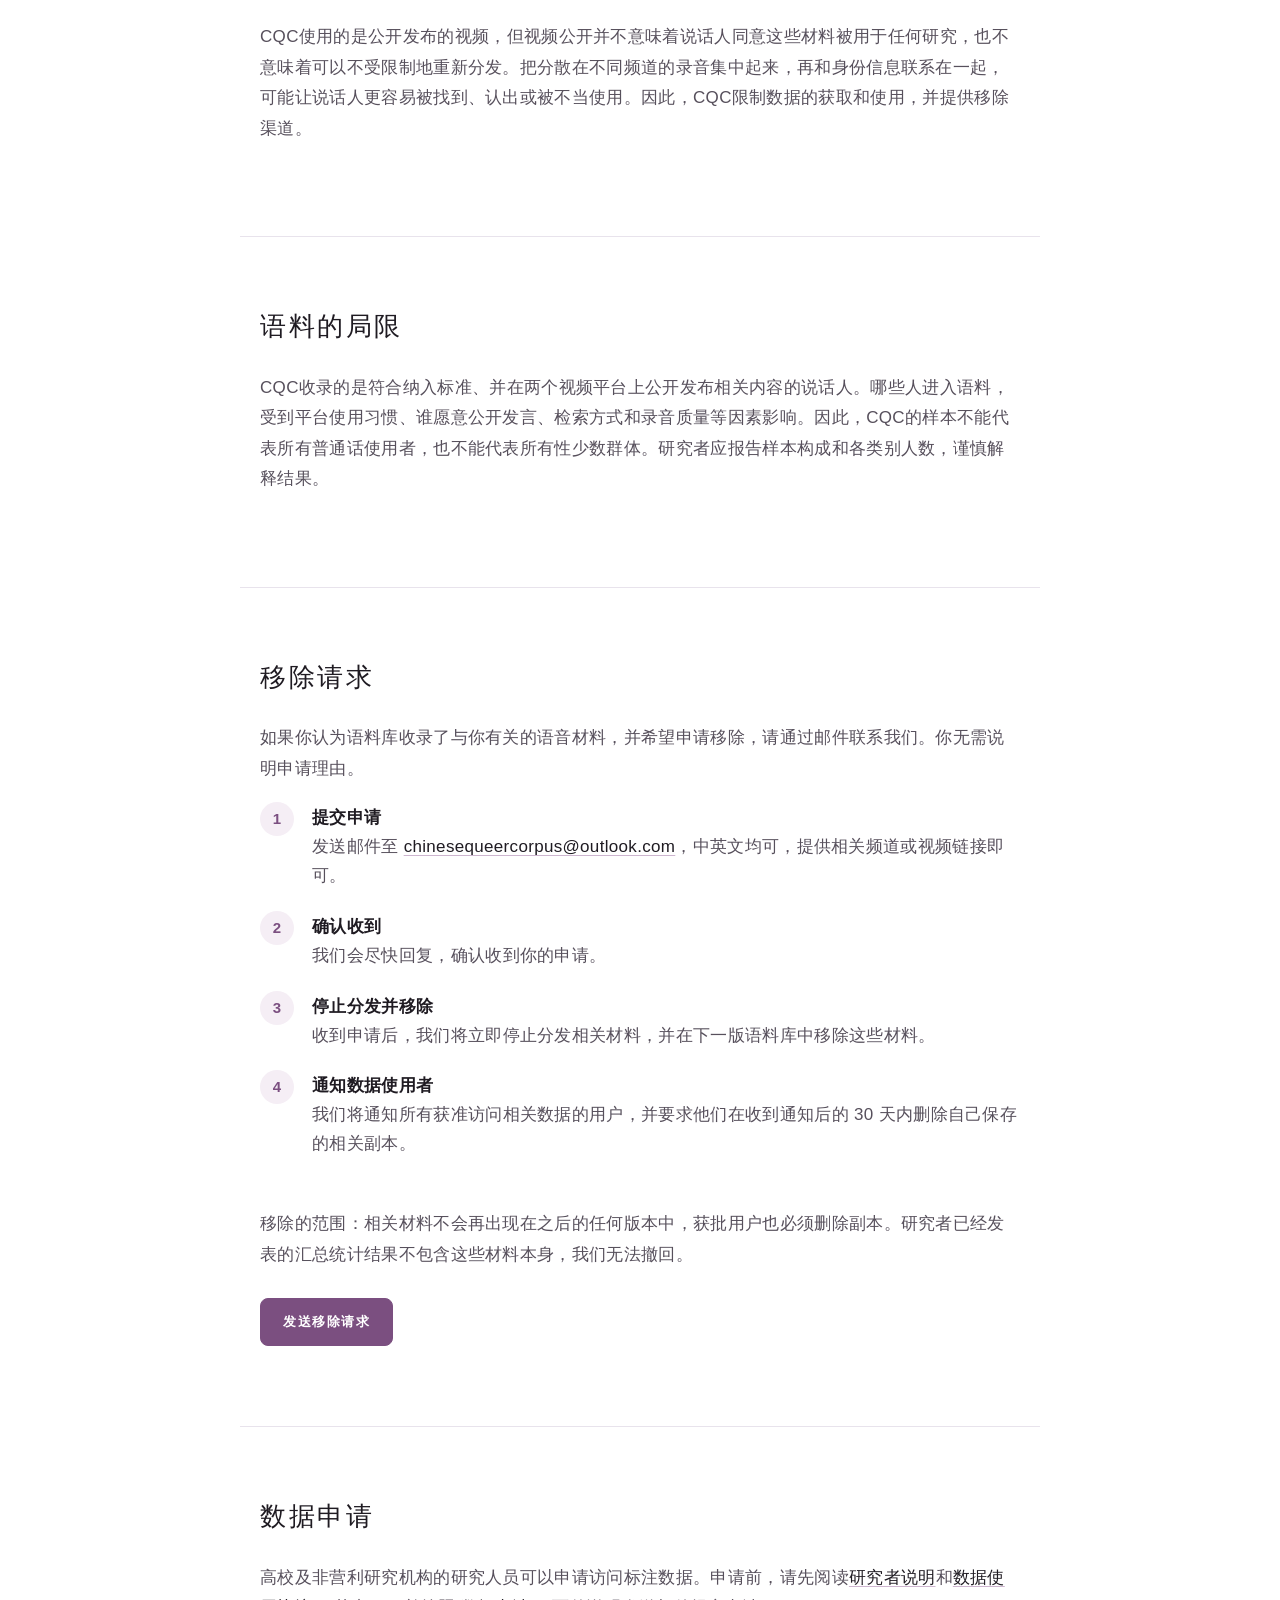
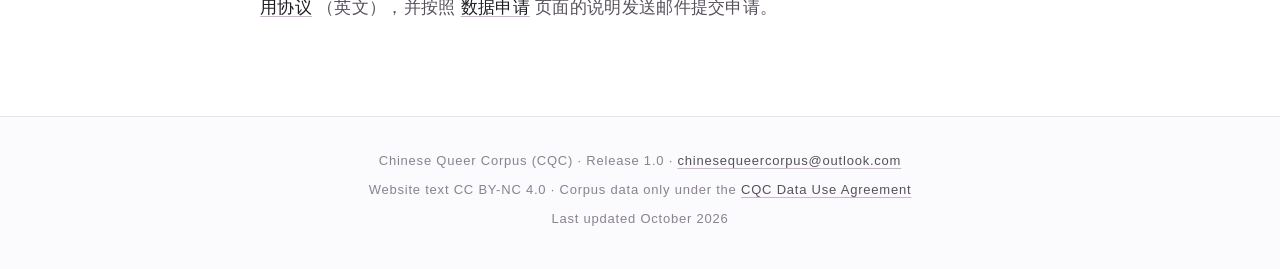
<file: zh.html>
<!DOCTYPE html>
<html lang="zh-CN">
<head>
    <meta charset="UTF-8">
    <meta name="viewport" content="width=device-width, initial-scale=1.0">
    <title>简介 | Chinese Queer Corpus (CQC)</title>
    <meta name="description" content="中文酷儿语料库（CQC）中文简介：语料内容、可研究的问题、对说话人的保护、数据申请与移除请求。">
    <link rel="stylesheet" href="styles.css">
</head>
<body>
    <a class="skip-link" href="#main">Skip to content</a>
    <header>
        <p class="site-title"><a href="index.html">CHINESE QUEER CORPUS</a></p>
        <p class="site-subtitle">CQC · 中文酷儿语料库 · Mandarin speech, sex, gender, and sexuality</p>
        <nav aria-label="Main">
            <ul>
                <li><a href="index.html">Home</a></li>
                <li><a href="corpus.html">Corpus</a></li>
                <li><a href="research.html">For Researchers</a></li>
                <li><a href="access.html">Data Access</a></li>
                <li><a href="ethics.html">Ethics</a></li>
                <li><a href="about.html">About</a></li>
                <li><a href="zh.html" aria-current="page">中文</a></li>
            </ul>
        </nav>
    </header>

    <main id="main">
        <section class="content-section hero">
            <h1>简介</h1>
            <p class="lead">中文酷儿语料库（Chinese Queer Corpus，CQC）收录来自哔哩哔哩（Bilibili）和 YouTube 公开视频的普通话语音。语料中的说话人均曾在公开内容中明确表达对自身性少数群体的身份认同。符合条件的研究者可以申请使用经过整理的转写、时间标记、背景信息和音频。</p>
            <p class="meta-line">Release 1.0 · 54 位说话人 · 约 10.5 小时 · 普通话（含各地口音） · 每个词和每个音段都有时间标记 · 申请后使用</p>
        </section>

        <section class="content-section">
            <p class="principle">语音、语言与身份</p>
            <p>CQC可用于研究性少数群体成员说话时的特征。目前对语音的初步分析显示，同一群体内部存在差异，不同群体之间也有明显重叠。因此，不能把某种语音特征等同于某种身份。CQC禁止将本语料用于根据声音判断或推断任何人的性别认同、性取向或其他身份。数据使用协议禁止识别或联系说话人，以及声音克隆。</p>
            <figure style="margin: 24px 0 0;">
                <img src="ecapa_embedding_space_dispersion.svg" alt="箱线图：Male、Female、MTF、FTM 四个类别中，每位说话人在 ECAPA 嵌入空间中到所属类别空间中位数的距离" style="display: block; width: 100%; height: auto; border: 1px solid var(--rule); border-radius: var(--r-lg);">
                <figcaption class="small" style="margin-top: 8px;">ECAPA 嵌入空间中的离散程度。每个点代表一位说话人到所属类别空间中位数的距离，箱线表示各类别的分布。图中可见，各类别内部存在差异。</figcaption>
            </figure>
        </section>

        <section class="content-section">
            <h2>什么是语音语料库</h2>
            <p>语音语料库是经过整理、可以用于系统研究的一批录音。除了录音本身，通常还包括文字转写、时间标记，以及关于说话人和录音条件的信息。</p>
            <ul class="list">
                <li><strong>转写</strong>：把录音里说的话逐字写成文字。</li>
                <li><strong>时间对齐</strong>：为转写中的每个词、每个音段（单个语音，例如“妈”里的 m 和 a）标出它在录音中开始和结束的时间。CQC的时间对齐先由程序自动完成，再经过人工核对。</li>
            </ul>
            <p>有了这两样，研究者就可以把文字和录音中的具体位置对应起来，分析发音、音高、语速等特征。</p>
        </section>

        <section class="content-section">
            <h2>可以用来研究什么</h2>
            <p>语言学、社会学、人类学、性别研究、心理学、传播学等领域的研究者，都可以根据自己的研究问题申请使用。例如：</p>
            <ul class="list">
                <li><strong>语音特征</strong>：不同说话人在音高、发音、语速等方面有哪些特征，这些特征如何随说话情境变化。</li>
                <li><strong>语言与身份表达</strong>：说话人如何描述自身经历、表达立场，以及如何使用“酷儿”“无性恋”“跨性别”等社群说法。</li>
                <li><strong>公开话语与社群实践</strong>：结合转写和背景信息，研究公开视频中关于身份、社群和个人经历的讲述方式。</li>
                <li><strong>语音技术</strong>：评估语音识别等系统在不同说话人和录音条件下的表现，只能报告汇总结果。</li>
            </ul>
            <p>以上是可能的研究方向。一个具体问题能否用CQC回答，取决于所申请的数据、研究设计和语料本身的局限。</p>
        </section>

        <section class="content-section">
            <h2>CQC的原则</h2>
            <ul class="list">
                
                <li>仅依据说话人在公开内容中对自身身份的明确表述进行标注（例如“酷儿”“无性恋”“跨性别”）。</li>
                   <li>不根据声音、外貌或其他资料推断其性别身份或性取向，也不以他人对说话人的描述作为标注依据。对于说话人未公开说明的身份信息，标记为“未说明”。</li>
                <li>视频来源是公开的，不等于可以不加限制地汇编和再分发。</li>
                <li>标注数据和音频只提供给签署数据使用协议的研究人员，仅限非商业研究；协议禁止推断身份、识别或联系说话人、声音克隆和再分发。</li>
                <li>每次发布前重新核查来源；原视频已删除或设为私密的，相应材料一并移除。</li>
            </ul>
        </section>

        <section class="content-section">
            <h2>为什么采用受控访问</h2>
            <p>CQC使用的是公开发布的视频，但视频公开并不意味着说话人同意这些材料被用于任何研究，也不意味着可以不受限制地重新分发。把分散在不同频道的录音集中起来，再和身份信息联系在一起，可能让说话人更容易被找到、认出或被不当使用。因此，CQC限制数据的获取和使用，并提供移除渠道。</p>
        </section>

        <section class="content-section">
            <h2>语料的局限</h2>
            <p>CQC收录的是符合纳入标准、并在两个视频平台上公开发布相关内容的说话人。哪些人进入语料，受到平台使用习惯、谁愿意公开发言、检索方式和录音质量等因素影响。因此，CQC的样本不能代表所有普通话使用者，也不能代表所有性少数群体。研究者应报告样本构成和各类别人数，谨慎解释结果。</p>
        </section>

        <section class="content-section" id="removal">
            <h2>移除请求</h2>
            <p>如果你认为语料库收录了与你有关的语音材料，并希望申请移除，请通过邮件联系我们。你无需说明申请理由。</p>
            <ol class="steps">
                <li><strong>提交申请</strong> 发送邮件至 <a href="mailto:chinesequeercorpus@outlook.com">chinesequeercorpus@outlook.com</a>，中英文均可，提供相关频道或视频链接即可。</li>
                <li><strong>确认收到</strong>我们会尽快回复，确认收到你的申请。</li>
                <li><strong>停止分发并移除</strong> 收到申请后，我们将立即停止分发相关材料，并在下一版语料库中移除这些材料。</li>
                <li><strong> 通知数据使用者</strong>    我们将通知所有获准访问相关数据的用户，并要求他们在收到通知后的 30 天内删除自己保存的相关副本。</li>
            </ol>
            <p>移除的范围：相关材料不会再出现在之后的任何版本中，获批用户也必须删除副本。研究者已经发表的汇总统计结果不包含这些材料本身，我们无法撤回。</p>
            <a class="button" href="mailto:chinesequeercorpus@outlook.com?subject=CQC%20removal%20request%20/%20%E7%A7%BB%E9%99%A4%E8%AF%B7%E6%B1%82&body=Dear%20CQC%20team%2C%0A%0AI%20would%20like%20material%20removed%20from%20the%20Chinese%20Queer%20Corpus.%0A%E8%AF%B7%E4%BB%8E%E4%B8%AD%E6%96%87%E9%85%B7%E5%84%BF%E8%AF%AD%E6%96%99%E5%BA%93%E4%B8%AD%E7%A7%BB%E9%99%A4%E7%9B%B8%E5%85%B3%E6%9D%90%E6%96%99%E3%80%82%0A%0AChannel%20or%20video%20link%20%28%E9%A2%91%E9%81%93%E6%88%96%E8%A7%86%E9%A2%91%E9%93%BE%E6%8E%A5%29%3A%0AAnything%20else%20you%20would%20like%20us%20to%20know%20%28%E5%85%B6%E4%BB%96%E8%AF%B4%E6%98%8E%EF%BC%8C%E5%8F%AF%E9%80%89%29%3A%0A">发送移除请求</a>
        </section>

        <section class="content-section">
            <h2>数据申请</h2>
            <p>高校及非营利研究机构的研究人员可以申请访问标注数据。申请前，请先阅读<a href="research.html">研究者说明</a>和<a href="agreement.html">数据使用协议</a> （英文），并按照 <a href="access.html">数据申请</a> 页面的说明发送邮件提交申请。</p>
        </section>
    </main>

    <footer>
        <p>Chinese Queer Corpus (CQC) · Release 1.0 · <a href="mailto:chinesequeercorpus@outlook.com">chinesequeercorpus@outlook.com</a></p>
        <p>Website text CC BY-NC 4.0 · Corpus data only under the <a href="agreement.html">CQC Data Use Agreement</a></p>
        <p>Last updated October 2026</p>
    </footer>
</body>
</html>
</file>
<file: styles.css>
/* ==========================================================
   Chinese Queer Corpus (CQC) — site stylesheet, v2
   Helvetica Neue light, wide letter-spacing, uppercase h2,
   hairlines, a cool white ground, and purple (#7b4f80) as the
   single accent. Radius scale: controls 8px, cards 12px,
   pills 999px.
   ========================================================== */

:root {
    /* neutrals: cool white, slightly purple-biased greys */
    --bg: #fbfafc;
    --panel: #ffffff;
    --ink: #1f1b22;          /* headings */
    --text: #2f2a33;         /* body */
    --text-soft: #57505c;    /* paragraphs */
    --text-faint: #8a8290;   /* captions, meta */
    --rule: #e8e3ec;         /* hairlines */
    --rule-strong: #cfc6d6;
    --tint: #f4f1f6;         /* fills: code, tracks */

    /* accent: yam purple 薯紫 */
    --accent: #7b4f80;
    --accent-dark: #5f3c64;  /* hover on filled buttons */
    --accent-mid: #cdb5cf;   /* link underlines, borders */
    --accent-soft: #f5eef5;  /* notes, highlights */

    --todo-bg: #fff3b0;

    /* radius */
    --r-sm: 8px;
    --r-lg: 12px;
    --r-pill: 999px;

    --measure: 800px;
    --font: 'Helvetica Neue', Helvetica, Arial, 'PingFang SC', 'Hiragino Sans GB', 'Noto Sans SC', 'Microsoft YaHei', sans-serif;
    --mono: 'SFMono-Regular', Menlo, Consolas, monospace;
    color-scheme: light;
}

/* ---------- reset ---------- */
* {
    margin: 0;
    padding: 0;
    box-sizing: border-box;
}

html {
    scroll-behavior: smooth;
    -webkit-text-size-adjust: 100%;
    text-size-adjust: 100%;
}

body {
    font-family: var(--font);
    background-color: var(--bg);
    color: var(--text);
    line-height: 1.7;
    letter-spacing: 0.02em;
    -webkit-font-smoothing: antialiased;
    -webkit-tap-highlight-color: rgba(123, 79, 128, 0.12);
}

:focus-visible {
    outline: 2px solid var(--accent);
    outline-offset: 3px;
    border-radius: 4px;
}

::selection {
    background: var(--accent-soft);
    color: var(--ink);
}

/* ---------- skip link ---------- */
.skip-link {
    position: absolute;
    left: -9999px;
}

.skip-link:focus {
    left: 16px;
    top: 16px;
    background: var(--accent);
    color: #fff;
    padding: 8px 14px;
    border-radius: var(--r-sm);
    z-index: 10;
}

/* ---------- header and navigation ---------- */
header {
    background-color: var(--panel);
    text-align: center;
    padding: 48px 16px 28px;
    border-bottom: 1px solid var(--rule);
}

.site-title {
    font-size: 40px;
    font-weight: 300;
    letter-spacing: 0.1em;
    line-height: 1.25;
    color: var(--ink);
    margin-bottom: 6px;
}

.site-title a {
    color: inherit;
    text-decoration: none;
}

.site-subtitle {
    font-size: 15px;
    color: var(--text-faint);
    letter-spacing: 0.08em;
    margin-bottom: 24px;
}

nav ul {
    list-style: none;
    display: flex;
    flex-wrap: wrap;
    justify-content: center;
    gap: 6px 10px;
}

nav a {
    display: inline-block;
    color: var(--text);
    font-weight: 600;
    font-size: 13px;
    letter-spacing: 0.12em;
    text-transform: uppercase;
    text-decoration: none;
    padding: 6px 12px;
    border-radius: var(--r-pill);
    transition: background-color 0.15s, color 0.15s;
}

nav a:hover {
    color: var(--accent);
    background: var(--accent-soft);
}

nav a[aria-current] {
    color: #fff;
    background: var(--accent);
}

/* ---------- main ---------- */
main {
    background-color: var(--panel);
}

.content-section {
    padding: 72px 20px;
    max-width: var(--measure);
    margin: 0 auto;
    border-bottom: 1px solid var(--rule);
}

.content-section:last-child {
    border-bottom: none;
}

h1 {
    font-size: 36px;
    font-weight: 300;
    letter-spacing: 0.08em;
    line-height: 1.3;
    color: var(--ink);
    margin-bottom: 24px;
    text-wrap: balance;
}

h2 {
    font-size: 26px;
    font-weight: 300;
    letter-spacing: 0.1em;
    line-height: 1.35;
    color: var(--ink);
    margin-bottom: 28px;
    text-transform: uppercase;
    text-wrap: balance;
}

h3 {
    font-size: 18px;
    font-weight: 500;
    letter-spacing: 0.04em;
    color: var(--ink);
    margin: 36px 0 12px;
}

p {
    font-size: 17px;
    line-height: 1.8;
    color: var(--text-soft);
    margin-bottom: 20px;
}

.lead {
    font-size: 20px;
    line-height: 1.7;
    color: var(--text);
    font-weight: 300;
}

.small,
p.small {
    font-size: 14px;
    color: var(--text-faint);
    margin-bottom: 12px;
}

ul.list,
ol.list {
    margin: 0 0 24px 22px;
    color: var(--text-soft);
    font-size: 17px;
}

ul.list li,
ol.list li {
    margin-bottom: 8px;
    padding-left: 4px;
}

ul.list li::marker,
ol.list li::marker {
    color: var(--accent);
}

strong {
    font-weight: 600;
    color: var(--ink);
}

/* links: purple underline, long addresses wrap instead of overflowing */
a {
    color: var(--ink);
    text-decoration: underline;
    text-decoration-color: var(--accent-mid);
    text-decoration-thickness: 1px;
    text-underline-offset: 3px;
    overflow-wrap: anywhere;
}

a:hover {
    color: var(--accent);
    text-decoration-color: var(--accent);
}

/* ---------- hero ---------- */
.hero h1 {
    margin-bottom: 8px;
}

.tagline {
    font-size: 15px;
    color: var(--accent);
    letter-spacing: 0.1em;
    text-transform: uppercase;
    margin-bottom: 28px;
}

.hero-actions {
    display: flex;
    flex-wrap: wrap;
    gap: 12px;
    margin: 8px 0 24px;
}

.meta-line {
    font-size: 14px;
    color: var(--text-faint);
    letter-spacing: 0.04em;
    margin-bottom: 0;
}

.principle {
    font-size: 30px;
    font-weight: 300;
    letter-spacing: 0.04em;
    line-height: 1.4;
    color: var(--accent);
    margin-bottom: 16px;
}

/* ---------- buttons ---------- */
.button {
    display: inline-block;
    background: var(--accent);
    color: #fff;
    border: 1px solid var(--accent);
    border-radius: var(--r-sm);
    padding: 12px 22px;
    font-size: 13px;
    font-weight: 600;
    letter-spacing: 0.12em;
    text-transform: uppercase;
    text-decoration: none;
    text-align: center;
    margin: 8px 12px 8px 0;
    transition: background-color 0.15s, border-color 0.15s, color 0.15s;
}

.hero-actions .button {
    margin: 0;
}

.button:hover {
    background: var(--accent-dark);
    border-color: var(--accent-dark);
    color: #fff;
}

.button.secondary {
    background: var(--panel);
    color: var(--accent);
    border-color: var(--accent-mid);
}

.button.secondary:hover {
    background: var(--accent-soft);
    border-color: var(--accent);
    color: var(--accent-dark);
}

/* ---------- key figures and cards (rounded boxes) ---------- */
.figures {
    display: grid;
    grid-template-columns: repeat(auto-fit, minmax(150px, 1fr));
    gap: 12px;
    margin: 32px 0 8px;
}

.figure {
    padding: 20px 18px;
    border: 1px solid var(--rule);
    border-radius: var(--r-lg);
    background: var(--panel);
}

.figure .num {
    display: block;
    font-size: 32px;
    font-weight: 300;
    color: var(--accent);
    line-height: 1.2;
}

.figure .label {
    display: block;
    font-size: 13px;
    color: var(--text-faint);
    letter-spacing: 0.08em;
    text-transform: uppercase;
    margin-top: 6px;
}

.cards {
    display: grid;
    grid-template-columns: repeat(auto-fit, minmax(260px, 1fr));
    gap: 16px;
    margin-top: 24px;
}

.card {
    display: block;
    border: 1px solid var(--rule);
    border-radius: var(--r-lg);
    padding: 22px 20px;
    text-decoration: none;
    color: var(--text);
    background: var(--panel);
    transition: border-color 0.15s, background-color 0.15s;
}

.card:hover {
    border-color: var(--accent-mid);
    background: var(--accent-soft);
    color: var(--text);
}

/* ---------- tables ---------- */
.table-wrap {
    overflow-x: auto;
    -webkit-overflow-scrolling: touch;
    margin: 16px 0 28px;
    border: 1px solid var(--rule);
    border-radius: var(--r-lg);
    padding: 4px 16px;
}

table {
    width: 100%;
    border-collapse: collapse;
    font-size: 15px;
}

caption {
    text-align: left;
    font-size: 13px;
    color: var(--text-faint);
    letter-spacing: 0.06em;
    text-transform: uppercase;
    padding: 12px 0 8px;
}

th,
td {
    text-align: left;
    vertical-align: top;
    padding: 10px 12px 10px 0;
    border-bottom: 1px solid var(--rule);
    color: var(--text-soft);
}

tbody tr:last-child th,
tbody tr:last-child td {
    border-bottom: none;
}

th {
    font-weight: 600;
    color: var(--ink);
    font-size: 13px;
    letter-spacing: 0.06em;
    text-transform: uppercase;
    border-bottom-color: var(--rule-strong);
}

td.num,
th.num {
    text-align: right;
    font-variant-numeric: tabular-nums;
}

table.overview th {
    width: 32%;
    text-transform: none;
    letter-spacing: 0.02em;
    font-size: 15px;
    border-bottom-color: var(--rule);
}

/* ---------- bar charts (no JavaScript) ---------- */
.bars {
    margin: 12px 0 32px;
}

.bar-row {
    display: grid;
    grid-template-columns: 130px 1fr 56px;
    align-items: center;
    gap: 12px;
    font-size: 15px;
    color: var(--text-soft);
    margin-bottom: 8px;
}

.bar-track {
    background: var(--tint);
    height: 12px;
    border-radius: var(--r-pill);
    overflow: hidden;
}

.bar-fill {
    background: rgba(127, 127, 127, 0.7); /* tab10 grey at 70%, same palette as the corpus figures */
    height: 100%;
    border-radius: var(--r-pill);
}

.bar-row .count {
    text-align: right;
    font-variant-numeric: tabular-nums;
    color: var(--ink);
}

/* ---------- notes ---------- */
.note {
    background: var(--accent-soft);
    border-radius: var(--r-lg);
    padding: 18px 20px;
    margin: 24px 0;
}

.note p {
    margin-bottom: 8px;
    font-size: 16px;
    color: var(--text);
}

.note p:last-child {
    margin-bottom: 0;
}

/* ---------- numbered steps ---------- */
.steps {
    list-style: none;
    counter-reset: step;
    margin: 20px 0 28px;
}

.steps li {
    counter-increment: step;
    position: relative;
    padding: 0 0 22px 52px;
    color: var(--text-soft);
    font-size: 17px;
}

.steps li::before {
    content: counter(step);
    position: absolute;
    left: 0;
    top: -2px;
    width: 34px;
    height: 34px;
    border-radius: 50%;
    background: var(--accent-soft);
    color: var(--accent);
    text-align: center;
    line-height: 34px;
    font-size: 15px;
    font-weight: 600;
}

.steps li strong {
    display: block;
}

/* ---------- checklist ---------- */
ul.checklist {
    list-style: none;
    margin: 0 0 24px;
}

ul.checklist li {
    position: relative;
    padding: 0 0 12px 32px;
    color: var(--text-soft);
    font-size: 17px;
}

ul.checklist li::before {
    content: "";
    position: absolute;
    left: 0;
    top: 6px;
    width: 16px;
    height: 16px;
    border: 1.5px solid var(--accent);
    border-radius: 4px;
}

/* ---------- code, templates, citations ---------- */
pre,
code {
    font-family: var(--mono);
    font-size: 14px;
    letter-spacing: 0;
}

pre {
    background: var(--tint);
    border-radius: var(--r-lg);
    padding: 18px 20px;
    overflow-x: auto;
    white-space: pre-wrap;
    line-height: 1.6;
    color: var(--text);
    margin: 12px 0 24px;
}

p.pub-entry {
    font-size: 15px;
    color: var(--text-soft);
    background: var(--tint);
    border-radius: var(--r-sm);
    padding: 12px 16px;
    line-height: 1.7;
    margin-bottom: 14px;
}

/* ---------- FAQ ---------- */
details {
    border-bottom: 1px solid var(--rule);
}

summary {
    cursor: pointer;
    list-style: none;
    font-size: 17px;
    font-weight: 500;
    color: var(--ink);
    padding: 16px 32px 16px 0;
    position: relative;
}

summary::-webkit-details-marker {
    display: none;
}

summary::after {
    content: "+";
    position: absolute;
    right: 4px;
    top: 50%;
    transform: translateY(-50%);
    font-size: 22px;
    font-weight: 300;
    color: var(--accent);
}

details[open] summary::after {
    content: "−";
}

details p {
    margin: 0 0 18px;
}

/* ---------- agreement ---------- */
.agreement ol {
    margin: 0 0 20px 22px;
    color: var(--text-soft);
    font-size: 16px;
}

.agreement li {
    margin-bottom: 8px;
}

.agreement li::marker {
    color: var(--accent);
}

/* ---------- placeholder marker ---------- */
.todo {
    background: var(--todo-bg);
    color: #000;
    padding: 0 4px;
    border-radius: 4px;
}

/* ---------- footer ---------- */
footer {
    text-align: center;
    padding: 32px 16px;
    background-color: var(--bg);
    border-top: 1px solid var(--rule);
}

footer p {
    font-size: 13px;
    color: var(--text-faint);
    letter-spacing: 0.06em;
    margin-bottom: 6px;
}

footer a {
    color: var(--text-soft);
}

/* ---------- phones ---------- */
@media (max-width: 600px) {
    header {
        padding: 22px 12px 14px;
    }
    .site-title {
        font-size: 22px;
        letter-spacing: 0.08em;
        margin-bottom: 2px;
    }
    .site-subtitle {
        font-size: 12px;
        letter-spacing: 0.04em;
        margin-bottom: 12px;
    }
    nav ul {
        gap: 4px 2px;
    }
    nav a {
        font-size: 12px;
        letter-spacing: 0.08em;
        padding: 7px 10px;
    }
    .content-section {
        padding: 40px 16px;
    }
    h1 {
        font-size: 28px;
        margin-bottom: 18px;
    }
    h2 {
        font-size: 21px;
        margin-bottom: 20px;
    }
    h3 {
        margin-top: 28px;
    }
    p,
    ul.list,
    ol.list,
    .steps li,
    ul.checklist li {
        font-size: 16px;
    }
    .lead {
        font-size: 18px;
    }
    .tagline {
        font-size: 13px;
        margin-bottom: 20px;
    }
    .principle {
        font-size: 24px;
    }
    .hero-actions {
        flex-direction: column;
        gap: 10px;
    }
    .hero-actions .button {
        display: block;
        width: 100%;
    }
    .table-wrap {
        padding: 2px 12px;
    }
    table {
        font-size: 14px;
    }
    .bar-row {
        grid-template-columns: 108px 1fr 48px;
        gap: 10px;
        font-size: 14px;
    }
    .steps li {
        padding-left: 46px;
    }
    .steps li::before {
        width: 30px;
        height: 30px;
        line-height: 30px;
        font-size: 14px;
    }
}

@media (prefers-reduced-motion: reduce) {
    html {
        scroll-behavior: auto;
    }
    * {
        transition: none !important;
    }
}

@media print {
    nav,
    .button {
        display: none;
    }
}

/* ---------- three-column tables stack on phones ---------- */
@media (max-width: 600px) {
    table.stack thead {
        display: none;
    }
    table.stack tr {
        display: block;
        padding: 12px 0;
        border-bottom: 1px solid var(--rule);
    }
    table.stack tbody tr:last-child {
        border-bottom: none;
    }
    table.stack td {
        display: block;
        border: none;
        padding: 2px 0;
    }
    table.stack td:first-child {
        font-weight: 600;
        color: var(--ink);
    }
    table.stack td:last-child {
        color: var(--text-faint);
        font-size: 13px;
        margin-top: 4px;
    }
}
</file>
